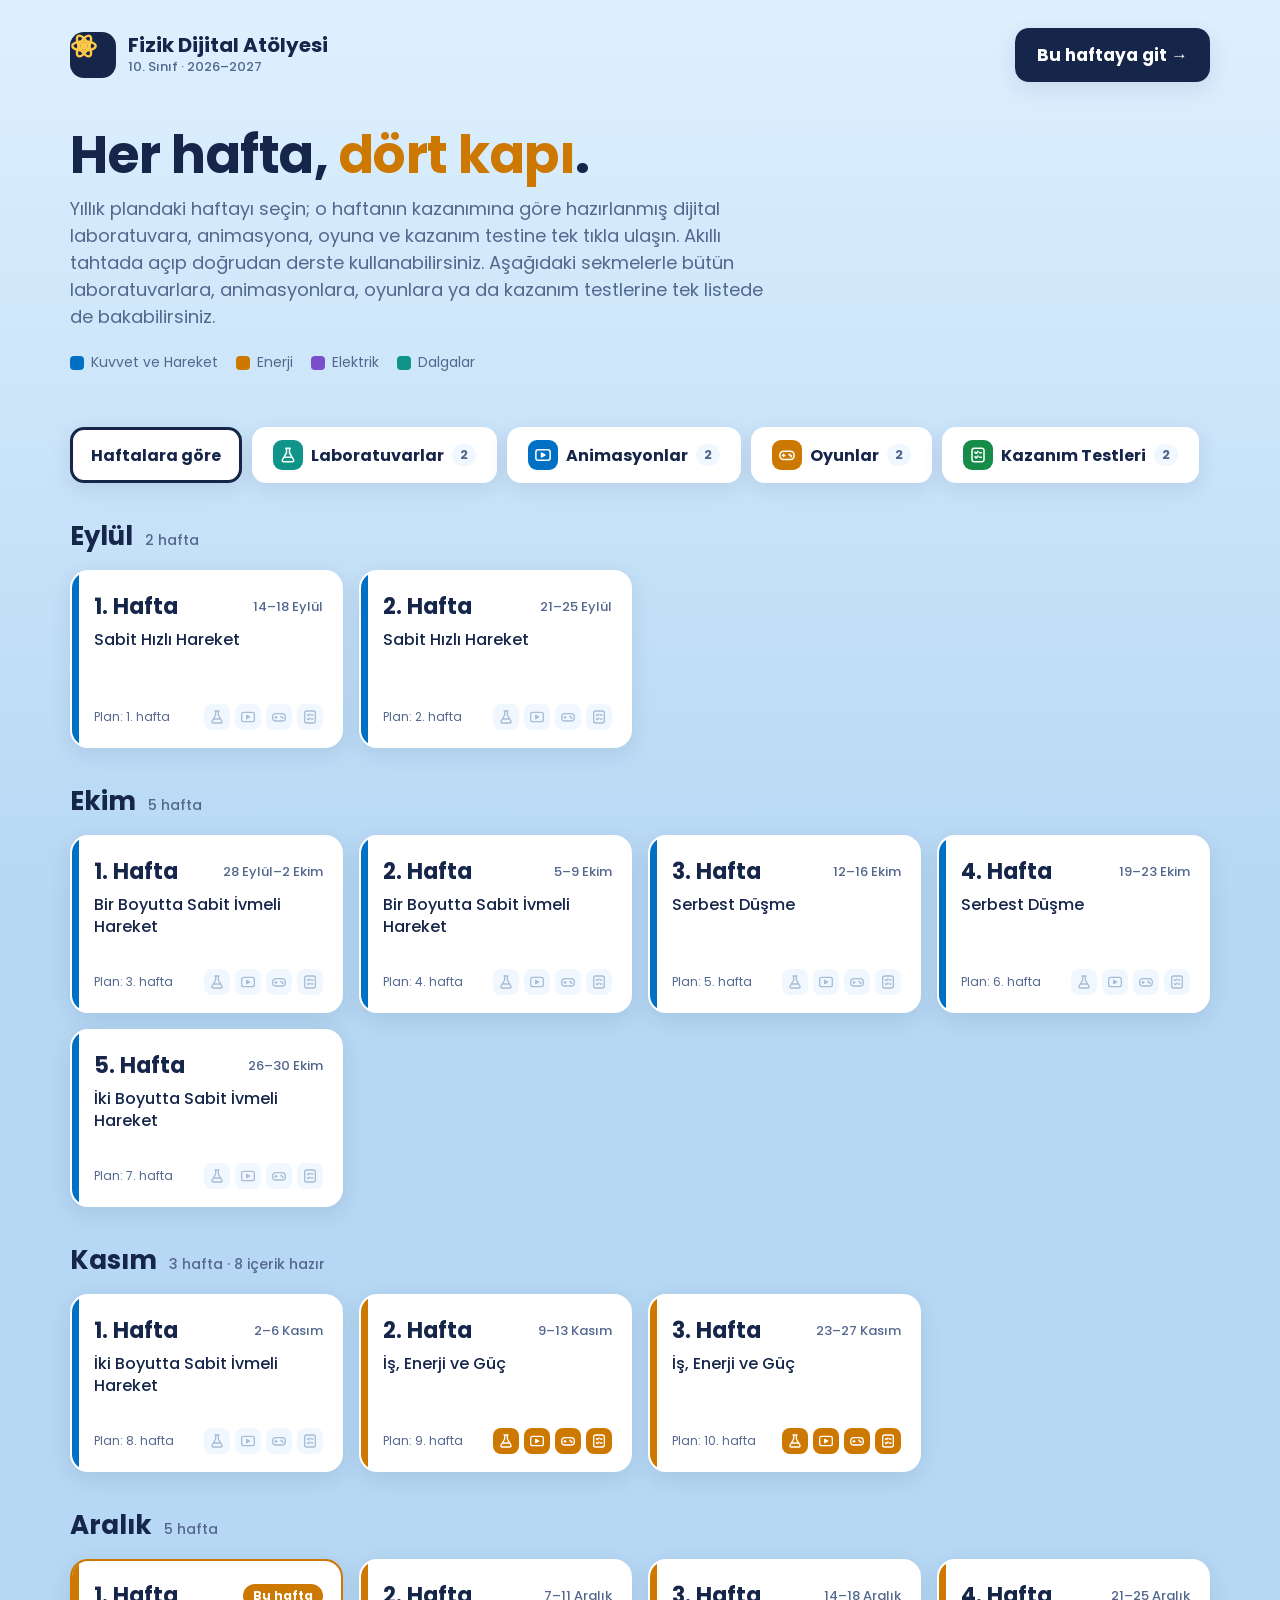
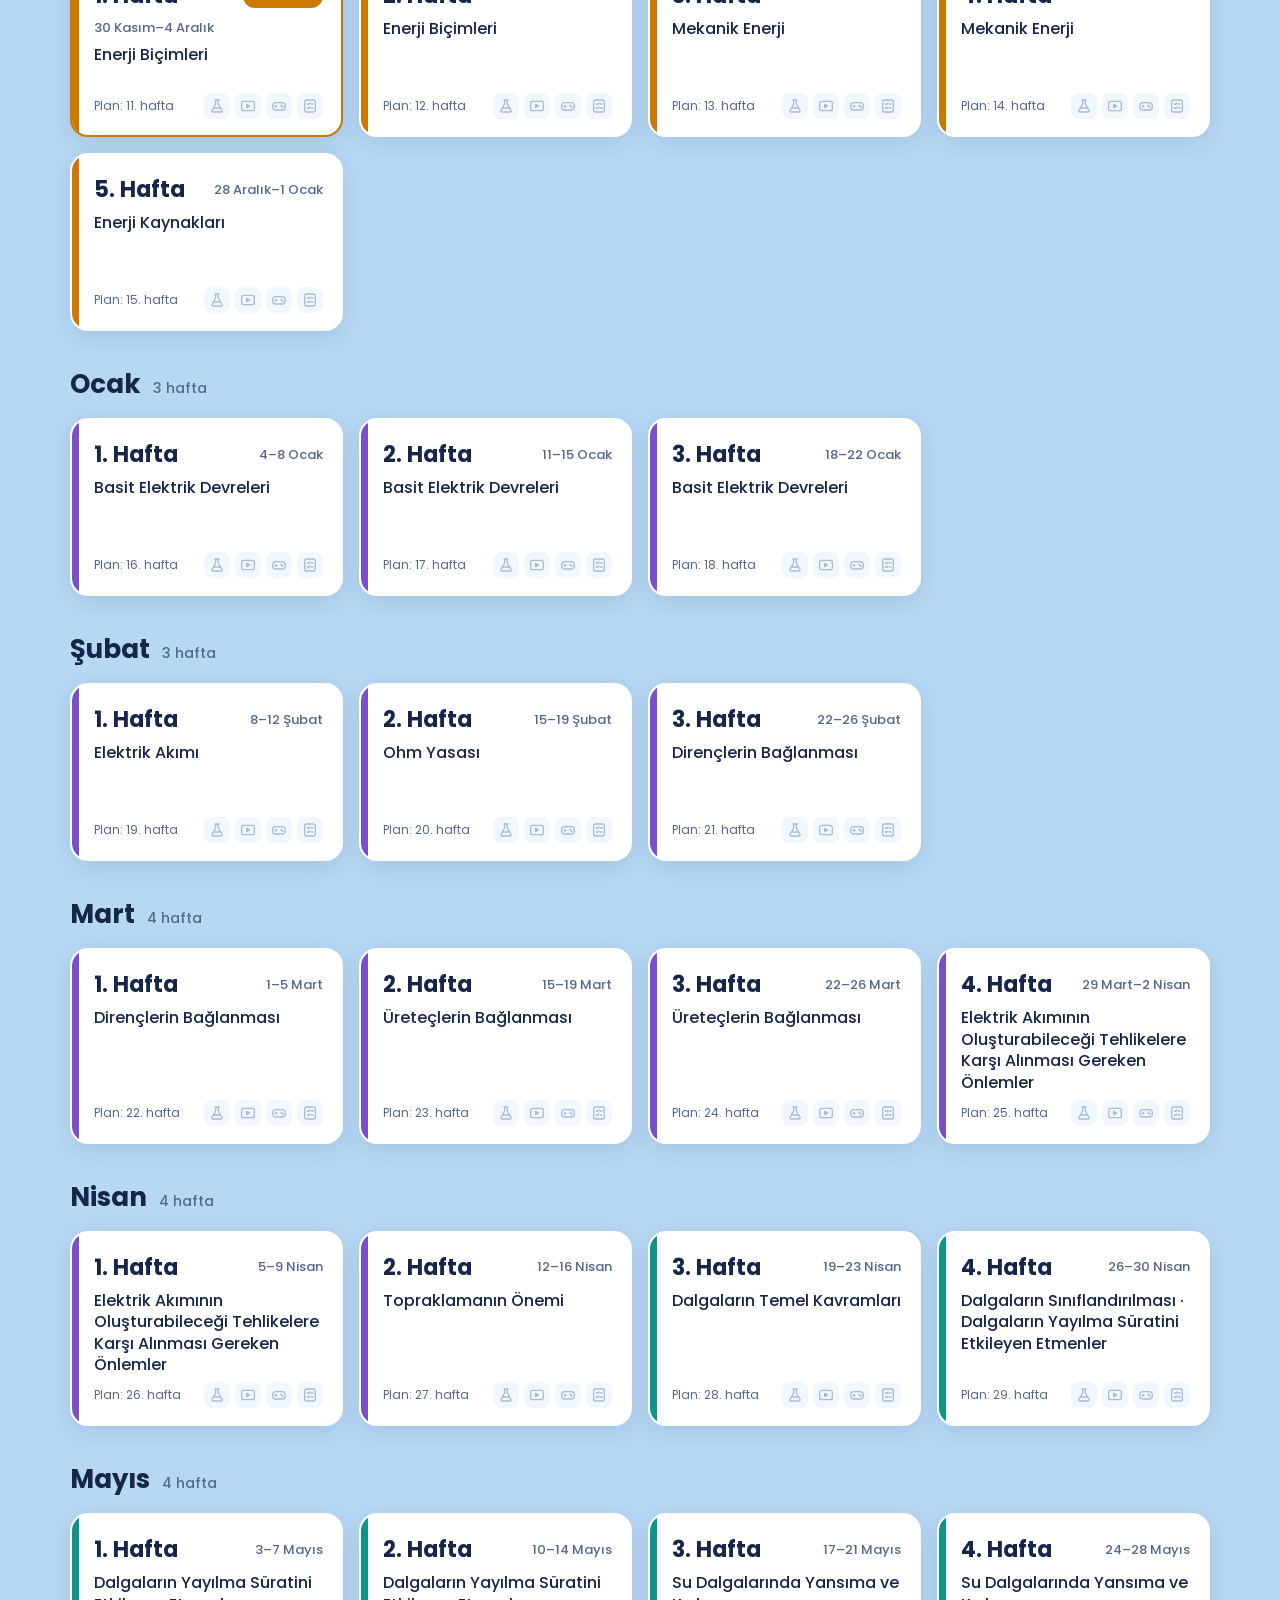
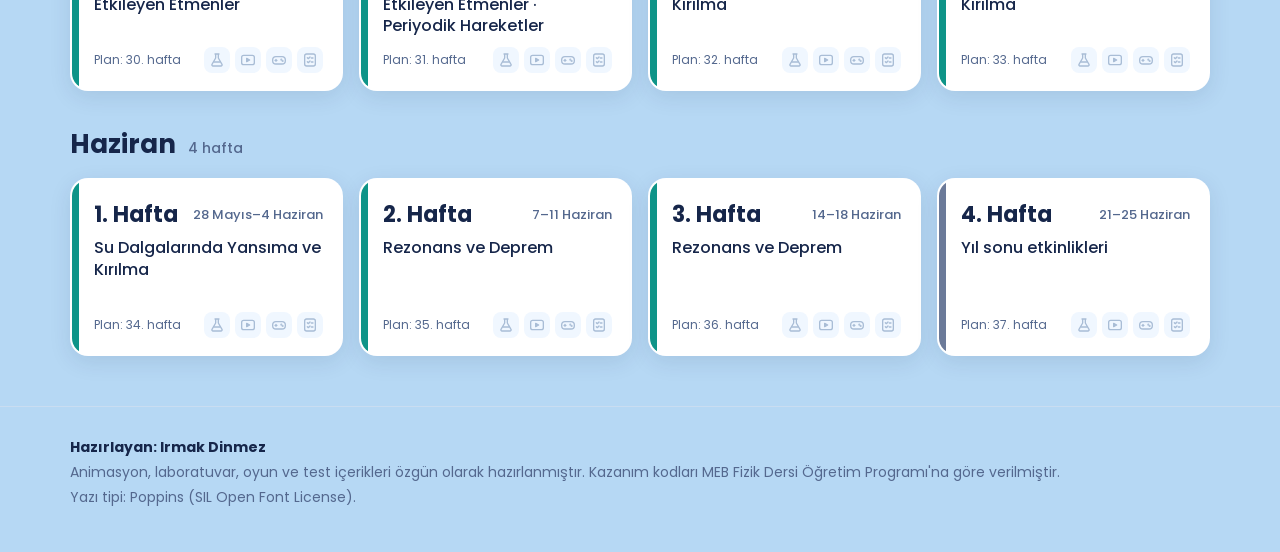
<file: index.html>
<!doctype html>
<html lang="tr">
<head>
<meta charset="utf-8">
<meta name="viewport" content="width=device-width, initial-scale=1">
<title>Fizik Dijital Atölyesi · 10. Sınıf</title>
<meta name="description" content="10. sınıf fizik yıllık planına göre her hafta için dijital laboratuvar, animasyon, oyun ve kazanım testi.">
<link rel="stylesheet" href="assets/stil.css">
</head>
<body>
<header class="ust">
  <div class="sar">
    <a class="logo" href="index.html">
      <span class="logo-isaret"><svg width="28" height="28" viewBox="0 0 24 24" fill="none" stroke="#ffc94a" stroke-width="2" stroke-linecap="round"><circle cx="12" cy="12" r="2.2" fill="#ffc94a"/><ellipse cx="12" cy="12" rx="10" ry="4"/><ellipse cx="12" cy="12" rx="10" ry="4" transform="rotate(60 12 12)"/><ellipse cx="12" cy="12" rx="10" ry="4" transform="rotate(120 12 12)"/></svg></span>
      <span><b>Fizik Dijital Atölyesi</b><span>10. Sınıf · 2026–2027</span></span>
    </a>
    <a class="dugme" id="buHaftaDugme" href="#">Bu haftaya git →</a>
  </div>
</header>

<main class="sar">
  <section class="giris">
    <h1>Her hafta, <em>dört kapı</em>.</h1>
    <p>Yıllık plandaki haftayı seçin; o haftanın kazanımına göre hazırlanmış dijital laboratuvara, animasyona, oyuna ve kazanım testine tek tıkla ulaşın. Akıllı tahtada açıp doğrudan derste kullanabilirsiniz. Aşağıdaki sekmelerle bütün laboratuvarlara, animasyonlara, oyunlara ya da kazanım testlerine tek listede de bakabilirsiniz.</p>
    <div class="lejant" id="lejant"></div>
  </section>
  <nav class="sekmeler" id="sekmeler" aria-label="Görünüm"></nav>
  <div id="aylar"></div>
  <div id="kategori" hidden></div>
</main>

<footer class="alt">
  <div class="sar">
    <p><b>Hazırlayan: Irmak Dinmez</b></p>
    <p>Animasyon, laboratuvar, oyun ve test içerikleri özgün olarak hazırlanmıştır. Kazanım kodları MEB Fizik Dersi Öğretim Programı'na göre verilmiştir.</p>
    <p>Yazı tipi: Poppins (SIL Open Font License).</p>
  </div>
</footer>

<script src="data/haftalar.js"></script>
<script src="assets/ortak.js"></script>
<script>
(function () {
  var H = window.HAFTALAR, bh = buHafta();
  document.getElementById('buHaftaDugme').href = 'hafta.html?no=' + bh.no;


  document.getElementById('lejant').innerHTML = ['Kuvvet ve Hareket', 'Enerji', 'Elektrik', 'Dalgalar'].map(function (u) {
    return '<span><i style="background:' + UNITE_RENK[u] + '"></i>' + u + '</span>';
  }).join('');

  var aylar = [], grup = {};
  H.forEach(function (h) { if (!grup[h.ay]) { grup[h.ay] = []; aylar.push(h.ay); } grup[h.ay].push(h); });

  // Kategori sekmeleri: haftalara göre ya da tek bir içerik türüne göre
  var sekmeler = [{ anahtar: 'hafta', ad: 'Haftalara göre' }].concat(BOLUMLER.map(function (b) {
    return { anahtar: b.anahtar, ad: { lab: 'Laboratuvarlar', animasyon: 'Animasyonlar', oyun: 'Oyunlar', test: 'Kazanım Testleri' }[b.anahtar] || b.ad, b: b };
  }));
  document.getElementById('sekmeler').innerHTML = sekmeler.map(function (k) {
    var n = k.b ? H.filter(function (h) { return h.icerik[k.anahtar]; }).length : 0;
    return '<button class="sekme" data-k="' + k.anahtar + '"' + (k.b ? ' style="--k:' + k.b.renk + '"' : '') + '>' +
      (k.b ? '<span class="sekme-ikon">' + IKON[k.anahtar] + '</span>' : '') + k.ad + (k.b ? ' <small>' + n + '</small>' : '') + '</button>';
  }).join('');
  function kategoriGoster(anahtar) {
    var k = sekmeler.filter(function (x) { return x.anahtar === anahtar; })[0] || sekmeler[0];
    document.querySelectorAll('.sekme').forEach(function (b) { b.classList.toggle('aktif', b.dataset.k === k.anahtar); b.setAttribute('aria-pressed', b.dataset.k === k.anahtar); });
    var kat = document.getElementById('kategori');
    document.getElementById('aylar').hidden = !!k.b; kat.hidden = !k.b;
    if (!k.b) return;
    var liste = H.filter(function (h) { return h.icerik[k.anahtar]; });
    kat.innerHTML = '<section class="ay"><h2>' + k.ad + ' <small>' + liste.length + ' içerik hazır</small></h2>' +
      (liste.length ? '<div class="izgara">' + liste.map(function (h) {
        var v = h.icerik[k.anahtar];
        return '<a class="hafta-kart icerik-kart" style="--u:' + UNITE_RENK[h.unite] + '" href="hafta.html?no=' + h.no + '&ac=' + k.anahtar + '">' +
          '<div class="ust-satir"><span class="ikon-k" style="background:' + k.b.renk + '">' + IKON[k.anahtar] + '</span><span class="tarih">' + esc(haftaAdi(h)) + '</span></div>' +
          '<div class="konu"><b>' + esc(v.baslik || k.b.ad) + '</b><br><span class="kucuk">' + esc(h.konu) + (v.sure ? ' · ' + esc(v.sure) : '') + '</span></div>' +
          '<div class="alt-satir"><span class="plan-no">' + esc(h.unite) + ' · Plan: ' + h.no + '. hafta</span><span class="ac">Aç →</span></div></a>';
      }).join('') + '</div>' : '<p class="bos-mesaj">Bu kategoride henüz içerik yok.</p>') + '</section>';
  }
  document.querySelectorAll('.sekme').forEach(function (b) {
    b.onclick = function () { kategoriGoster(b.dataset.k); try { history.replaceState(null, '', b.dataset.k === 'hafta' ? location.pathname : '#kategori-' + b.dataset.k); } catch (e) {} };
  });
  var bas = (location.hash.match(/^#kategori-(\w+)/) || [])[1];

  document.getElementById('aylar').innerHTML = aylar.map(function (ay) {
    var hs = grup[ay];
    var hazir = hs.reduce(function (s, h) { return s + kac(h); }, 0);
    return '<section class="ay" id="ay-' + esc(ay) + '"><h2>' + ay + ' <small>' + hs.length + ' hafta' +
      (hazir ? ' · ' + hazir + ' içerik hazır' : '') + '</small></h2><div class="izgara">' +
      hs.map(function (h) {
        var bu = h.no === bh.no;
        return '<a class="hafta-kart' + (bu ? ' bu-hafta' : '') + '" style="--u:' + UNITE_RENK[h.unite] + '" href="hafta.html?no=' + h.no + '">' +
          '<div class="ust-satir"><span class="no">' + h.ayHafta + '. Hafta</span>' + (bu ? '<span class="rozet">Bu hafta</span>' : '<span class="tarih">' + esc(h.tarih) + '</span>') + '</div>' +
          (bu ? '<span class="tarih">' + esc(h.tarih) + '</span>' : '') +
          '<div class="konu">' + esc(h.konu) + '</div>' +
          '<div class="alt-satir"><span class="plan-no">Plan: ' + h.no + '. hafta</span><span class="durum">' +
          BOLUMLER.map(function (b) { return '<i class="' + (h.icerik[b.anahtar] ? 'var' : '') + '" title="' + b.ad + (h.icerik[b.anahtar] ? '' : ' (hazırlanıyor)') + '">' + IKON[b.anahtar] + '</i>'; }).join('') +
          '</span></div></a>';
      }).join('') + '</div></section>';
  }).join('');
  kategoriGoster(bas || 'hafta');
})();
</script>
</body>
</html>
</file>
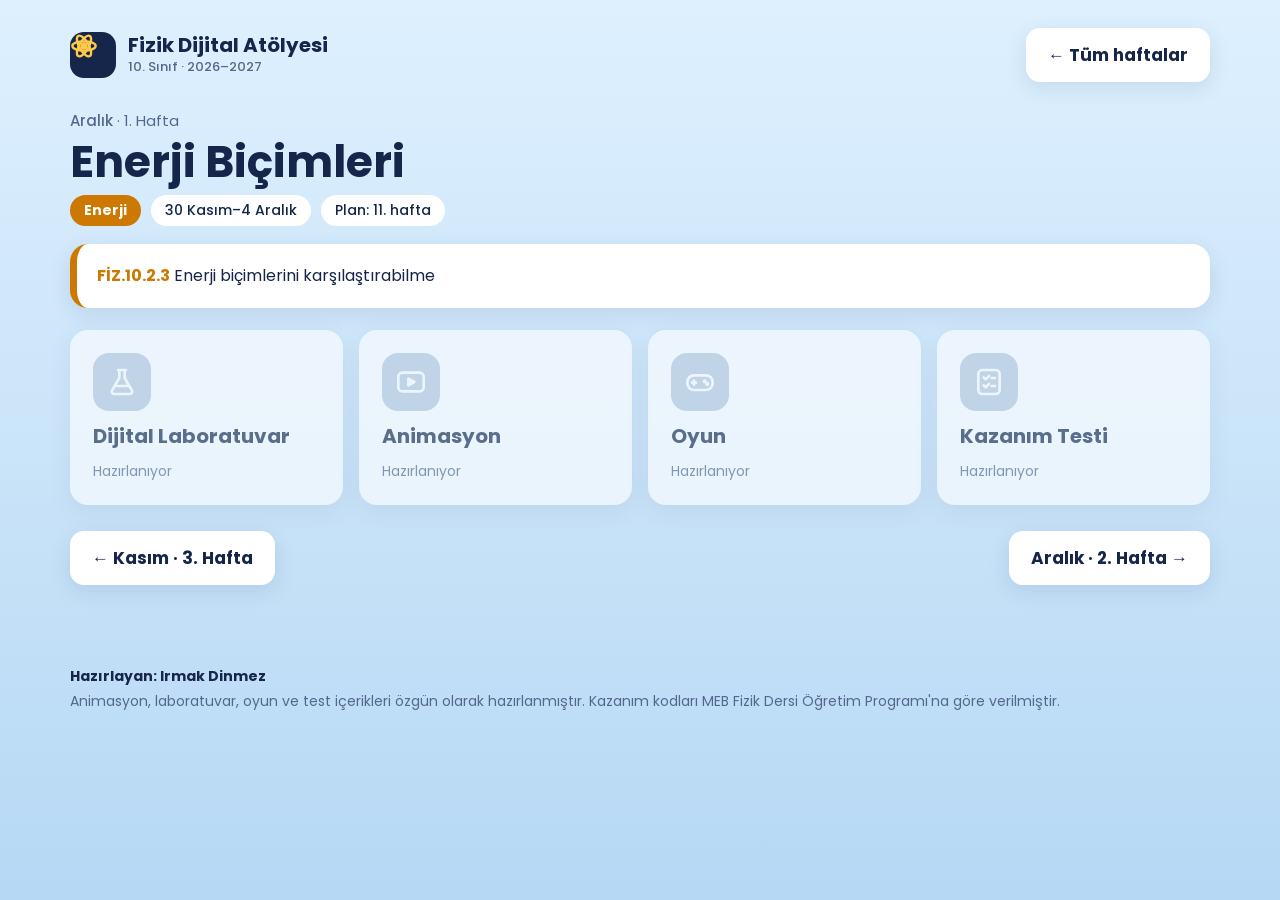
<file: hafta.html>
<!doctype html>
<html lang="tr">
<head>
<meta charset="utf-8">
<meta name="viewport" content="width=device-width, initial-scale=1">
<title>Hafta · Fizik Dijital Atölyesi</title>
<link rel="stylesheet" href="assets/stil.css">
</head>
<body>
<header class="ust">
  <div class="sar">
    <a class="logo" href="index.html">
      <span class="logo-isaret"><svg width="28" height="28" viewBox="0 0 24 24" fill="none" stroke="#ffc94a" stroke-width="2" stroke-linecap="round"><circle cx="12" cy="12" r="2.2" fill="#ffc94a"/><ellipse cx="12" cy="12" rx="10" ry="4"/><ellipse cx="12" cy="12" rx="10" ry="4" transform="rotate(60 12 12)"/><ellipse cx="12" cy="12" rx="10" ry="4" transform="rotate(120 12 12)"/></svg></span>
      <span><b>Fizik Dijital Atölyesi</b><span>10. Sınıf · 2026–2027</span></span>
    </a>
    <a class="dugme ikincil" href="index.html">← Tüm haftalar</a>
  </div>
</header>

<main class="sar" id="icerik"></main>

<footer class="alt">
  <div class="sar">
    <p><b>Hazırlayan: Irmak Dinmez</b></p>
    <p>Animasyon, laboratuvar, oyun ve test içerikleri özgün olarak hazırlanmıştır. Kazanım kodları MEB Fizik Dersi Öğretim Programı'na göre verilmiştir.</p>
  </div>
</footer>

<script src="data/haftalar.js"></script>
<script src="assets/ortak.js"></script>
<script>
(function () {
  var H = window.HAFTALAR;
  var no = parseInt(new URLSearchParams(location.search).get('no'), 10) || buHafta().no;
  var i = H.findIndex(function (h) { return h.no === no; });
  if (i < 0) i = 0;
  var h = H[i], kok = document.getElementById('icerik');
  document.title = haftaAdi(h) + ' · ' + h.konu + ' · Fizik Dijital Atölyesi';
  document.body.style.setProperty('--u', UNITE_RENK[h.unite]);

  kok.innerHTML =
    '<p class="yol"><a href="index.html#ay-' + esc(h.ay) + '">' + esc(h.ay) + '</a> · ' + h.ayHafta + '. Hafta</p>' +
    '<div class="baslik-blok"><h1>' + esc(h.konu) + '</h1></div>' +
    '<div class="etiketler"><span class="cip">' + esc(h.unite) + '</span><span class="cip acik">' + esc(h.tarih) + '</span><span class="cip acik">Plan: ' + h.no + '. hafta</span></div>' +
    (h.kazanim.length ? '<div class="kazanim">' + h.kazanim.map(function (k) { return '<p><b>' + k.kod + '</b> ' + esc(k.baslik) + '</p>'; }).join('') + '</div>' : '') +
    '<div class="kutucuklar">' + BOLUMLER.map(function (b) {
      var v = h.icerik[b.anahtar];
      return '<button class="kutucuk' + (v ? '' : ' yok') + '" style="--k:' + b.renk + '" data-b="' + b.anahtar + '"' + (v ? '' : ' aria-disabled="true"') + '>' +
        '<span class="ikon">' + IKON[b.anahtar] + '</span><b>' + b.ad + '</b><span>' + (v ? (v.baslik ? esc(v.baslik) : b.aciklama) + (v.sure ? ' · ' + v.sure : '') : 'Hazırlanıyor') + '</span></button>';
    }).join('') + '</div>' +
    '<section class="sahne" id="sahne" hidden></section>' +
    '<nav class="gezinti">' +
      (i > 0 ? '<a class="dugme ikincil" href="hafta.html?no=' + H[i - 1].no + '">← ' + haftaAdi(H[i - 1]) + '</a>' : '<span></span>') +
      (i < H.length - 1 ? '<a class="dugme ikincil" href="hafta.html?no=' + H[i + 1].no + '">' + haftaAdi(H[i + 1]) + ' →</a>' : '') +
    '</nav>';

  var sahne = document.getElementById('sahne');
  function ac(anahtar) {
    var b = BOLUMLER.filter(function (x) { return x.anahtar === anahtar; })[0], v = h.icerik[anahtar];
    if (!v) return;
    document.querySelectorAll('.kutucuk').forEach(function (k) { k.classList.toggle('secili', k.dataset.b === anahtar); });
    var govde = anahtar === 'animasyon'
      ? '<video controls preload="metadata" playsinline' + (v.kapak ? ' poster="' + v.kapak + '"' : '') + ' src="' + v.dosya + '"></video>'
      : '<iframe src="' + v.dosya + '" title="' + esc(b.ad) + '" allowfullscreen></iframe>';
    sahne.innerHTML = '<div class="sahne-ust"><h2>' + b.ad + (v.baslik ? ': ' + esc(v.baslik) : '') + '</h2>' +
      '<button class="dugme ikincil" id="tamEkran">⛶ Tam ekran</button></div>' + govde;
    sahne.hidden = false;
    document.getElementById('tamEkran').onclick = function () {
      var el = sahne.querySelector('video, iframe');
      (el.requestFullscreen || el.webkitRequestFullscreen || function () {}).call(el);
    };
    sahne.scrollIntoView({ behavior: 'smooth', block: 'start' });
  }
  document.querySelectorAll('.kutucuk').forEach(function (k) { k.onclick = function () { ac(k.dataset.b); }; });
  var istenen = new URLSearchParams(location.search).get('ac'); if (istenen && h.icerik[istenen]) ac(istenen);
  // İçerik sayfaları kendi yüksekliklerini bildirir; iframe içeriğe göre uzar
  window.addEventListener('message', function (e) {
    var fr = sahne.querySelector('iframe'); if (!fr || e.source !== fr.contentWindow || !e.data) return;
    if (e.data.tip === 'fizik-yukseklik' && e.data.h > 200 && !document.fullscreenElement) fr.style.height = e.data.h + 'px';
    if (e.data.tip === 'fizik-basa') sahne.scrollIntoView({ behavior: 'smooth', block: 'start' });
  });
})();
</script>
</body>
</html>
</file>
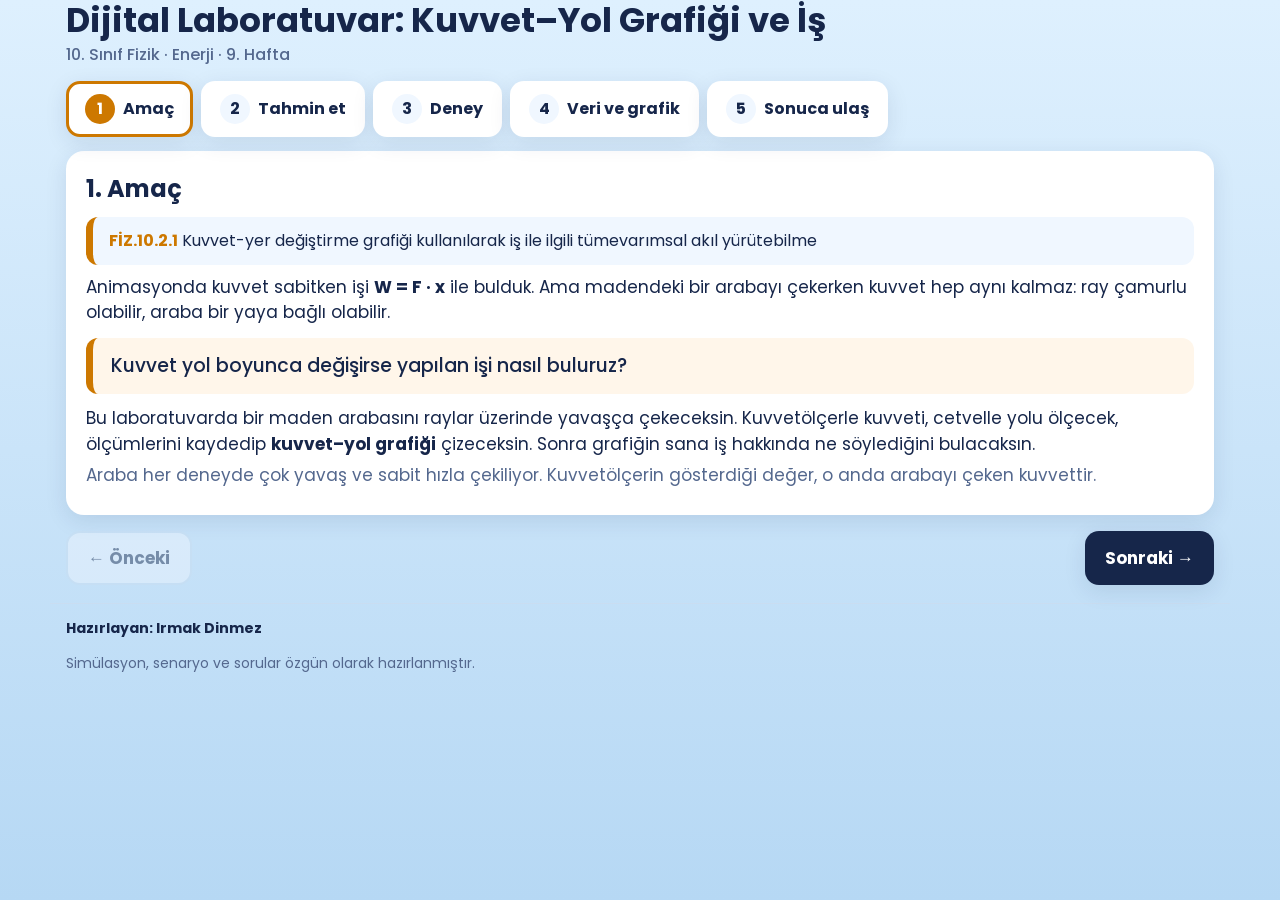
<file: hafta/09/lab.html>
<!doctype html>
<html lang="tr">
<head>
<meta charset="utf-8">
<meta name="viewport" content="width=device-width, initial-scale=1">
<title>Kuvvet–Yol Grafiği ve İş · Dijital Laboratuvar</title>
<style>
@font-face { font-family: 'Poppins'; src: url('../../assets/fonts/Poppins-Regular.ttf') format('truetype'); font-weight: 400; }
@font-face { font-family: 'Poppins'; src: url('../../assets/fonts/Poppins-Medium.ttf') format('truetype'); font-weight: 500; }
@font-face { font-family: 'Poppins'; src: url('../../assets/fonts/Poppins-Bold.ttf') format('truetype'); font-weight: 700; }
:root {
  --zemin-ust: #def0fe; --zemin-alt: #b6d8f4; --kart: #fff; --kart-2: #f0f7ff;
  --metin: #16264a; --soluk: #54688e; --cizgi: #c9ddf1;
  --vurgu: #cd7800; --mavi: #0070c4; --yesil: #168c48; --kirmizi: #cc2048; --enerji: #cd7800;
  --golge: 0 6px 22px rgba(22,38,74,.10); --r: 18px;
}
* { box-sizing: border-box; }
html { background: var(--zemin-alt); -webkit-text-size-adjust: 100%; }
body { margin: 0; font-family: 'Poppins', system-ui, sans-serif; color: var(--metin); line-height: 1.5;
  background: var(--zemin-alt) linear-gradient(180deg, var(--zemin-ust), var(--zemin-alt) 900px) no-repeat; min-height: 100vh; }
.sar { max-width: 1180px; margin: 0 auto; padding: 0 16px; }
header { padding: 18px 0 6px; }
header h1 { margin: 0; font-size: clamp(22px, 3.2vw, 34px); line-height: 1.2; }
header p { margin: 2px 0 0; color: var(--soluk); font-weight: 500; }
.adimlar { display: flex; gap: 8px; flex-wrap: wrap; margin: 14px 0; padding: 0; list-style: none; }
.adimlar button { font: 700 16px 'Poppins', sans-serif; border: 3px solid transparent; background: var(--kart); color: var(--metin);
  border-radius: 14px; padding: 10px 16px; min-height: 52px; cursor: pointer; box-shadow: var(--golge); display: flex; align-items: center; gap: 8px; }
.adimlar button i { font-style: normal; width: 30px; height: 30px; border-radius: 50%; background: var(--kart-2); display: grid; place-items: center; }
.adimlar button.aktif { border-color: var(--enerji); }
.adimlar button.aktif i { background: var(--enerji); color: #fff; }
.adimlar button.tamam i { background: var(--yesil); color: #fff; }
.kart { background: var(--kart); border-radius: var(--r); box-shadow: var(--golge); padding: 20px; margin-bottom: 16px; }
.kart h2 { margin: 0 0 10px; font-size: 24px; }
.kart h3 { margin: 4px 0 8px; font-size: 19px; }
.kart p { margin: 6px 0; font-size: 17px; }
.soru-kutu { border-left: 7px solid var(--enerji); background: #fff6ea; padding: 14px 18px; border-radius: 12px; font-size: 19px; font-weight: 500; margin: 12px 0; }
.kazanim { border-left: 7px solid var(--enerji); background: var(--kart-2); padding: 12px 16px; border-radius: 12px; margin: 10px 0; }
.kazanim b { color: var(--enerji); }
.dugme { display: inline-flex; align-items: center; justify-content: center; gap: 8px; border: 0; cursor: pointer;
  font: 700 17px 'Poppins', sans-serif; padding: 12px 20px; border-radius: 14px; min-height: 54px; min-width: 54px;
  background: var(--metin); color: #fff; box-shadow: var(--golge); }
.dugme.ikincil { background: var(--kart-2); color: var(--metin); box-shadow: none; border: 2px solid var(--cizgi); }
.dugme.turuncu { background: var(--enerji); }
.dugme.yesil { background: var(--yesil); }
.dugme:disabled { opacity: .45; cursor: default; }
.dugme:focus-visible, .adimlar button:focus-visible, .secenek:focus-visible { outline: 4px solid var(--mavi); outline-offset: 3px; }
.sira { display: flex; gap: 10px; flex-wrap: wrap; align-items: center; }
.secenekler { display: grid; gap: 10px; margin: 12px 0; }
.secenek { text-align: left; font: 500 18px 'Poppins', sans-serif; padding: 14px 18px; border-radius: 14px; border: 3px solid var(--cizgi);
  background: var(--kart); color: var(--metin); cursor: pointer; min-height: 56px; }
.secenek.secili { border-color: var(--enerji); background: #fff6ea; }
.secenek.dogru { border-color: var(--yesil); background: #e8f7ee; }
.secenek.yanlis { border-color: var(--kirmizi); background: #fdebf0; }
.deney-sec { display: flex; gap: 8px; flex-wrap: wrap; margin-bottom: 12px; }
.deney-sec button { font: 700 16px 'Poppins', sans-serif; padding: 10px 16px; border-radius: 12px; border: 3px solid var(--cizgi); background: var(--kart); color: var(--metin); cursor: pointer; min-height: 52px; }
.deney-sec button.aktif { border-color: var(--mavi); background: #e6f2fc; }
.iki { display: grid; grid-template-columns: 1.25fr 1fr; gap: 16px; align-items: start; }
@media (max-width: 900px) { .iki { grid-template-columns: 1fr; } }
canvas { display: block; width: 100%; border-radius: 12px; background: #f7fbff; touch-action: none; }
.olcum { display: grid; grid-template-columns: repeat(3, 1fr); gap: 10px; margin: 12px 0; }
.olcum div { background: var(--kart-2); border-radius: 12px; padding: 10px 12px; text-align: center; }
.olcum small { display: block; color: var(--soluk); font-size: 13px; font-weight: 500; }
.olcum b { font-size: 26px; }
.kaydirac { margin: 10px 0; }
.kaydirac label { display: flex; justify-content: space-between; font-weight: 500; font-size: 16px; }
input[type=range] { width: 100%; height: 44px; accent-color: var(--enerji); }
table { width: 100%; border-collapse: collapse; font-size: 16px; }
th, td { padding: 8px 10px; border-bottom: 1px solid var(--cizgi); text-align: center; }
th { background: var(--kart-2); font-weight: 700; }
.tablo-kap { max-height: 300px; overflow: auto; border-radius: 12px; border: 1px solid var(--cizgi); }
.bilgi { font-size: 15px; color: var(--soluk); }
.not { background: #e6f2fc; border-radius: 12px; padding: 10px 14px; font-size: 16px; margin: 10px 0; }
.giris-satir { display: flex; gap: 10px; align-items: center; flex-wrap: wrap; margin: 8px 0; font-size: 17px; }
.giris-satir label { flex-basis: 100%; }
.giris-satir input[type=number] { font: 700 20px 'Poppins', sans-serif; width: 120px; padding: 10px; border-radius: 12px; border: 2px solid var(--cizgi); color: var(--metin); }
.geri-bildirim { font-weight: 700; min-height: 1.5em; }
.geri-bildirim.iyi { color: var(--yesil); } .geri-bildirim.kotu { color: var(--kirmizi); }
.cozum { border: 3px dashed var(--yesil); border-radius: var(--r); padding: 16px 20px; background: #f2fbf5; }
.formul { font-size: 24px; font-weight: 700; text-align: center; margin: 10px 0; }
.sonsorular .kart { border-left: 7px solid var(--mavi); }
.gezinti { display: flex; justify-content: space-between; gap: 10px; margin: 6px 0 18px; }
footer { margin-top: 30px; padding: 18px 0 30px; border-top: 1px solid var(--cizgi); color: var(--soluk); font-size: 14px; }
footer b { color: var(--metin); }
[hidden] { display: none !important; }
</style>
</head>
<body>
<header class="sar">
  <h1>Dijital Laboratuvar: Kuvvet–Yol Grafiği ve İş</h1>
  <p>10. Sınıf Fizik · Enerji · 9. Hafta</p>
</header>

<main class="sar">
  <ol class="adimlar" id="adimlar">
    <li><button data-a="0" class="aktif"><i>1</i>Amaç</button></li>
    <li><button data-a="1"><i>2</i>Tahmin et</button></li>
    <li><button data-a="2"><i>3</i>Deney</button></li>
    <li><button data-a="3"><i>4</i>Veri ve grafik</button></li>
    <li><button data-a="4"><i>5</i>Sonuca ulaş</button></li>
  </ol>

  <!-- 1. AMAÇ -->
  <section class="bolum" id="b0">
    <div class="kart">
      <h2>1. Amaç</h2>
      <div class="kazanim"><b>FİZ.10.2.1</b> Kuvvet-yer değiştirme grafiği kullanılarak iş ile ilgili tümevarımsal akıl yürütebilme</div>
      <p>Animasyonda kuvvet sabitken işi <b>W = F · x</b> ile bulduk. Ama madendeki bir arabayı çekerken kuvvet hep aynı kalmaz: ray çamurlu olabilir, araba bir yaya bağlı olabilir.</p>
      <div class="soru-kutu">Kuvvet yol boyunca değişirse yapılan işi nasıl buluruz?</div>
      <p>Bu laboratuvarda bir maden arabasını raylar üzerinde yavaşça çekeceksin. Kuvvetölçerle kuvveti, cetvelle yolu ölçecek, ölçümlerini kaydedip <b>kuvvet–yol grafiği</b> çizeceksin. Sonra grafiğin sana iş hakkında ne söylediğini bulacaksın.</p>
      <p class="bilgi">Araba her deneyde çok yavaş ve sabit hızla çekiliyor. Kuvvetölçerin gösterdiği değer, o anda arabayı çeken kuvvettir.</p>
    </div>
  </section>

  <!-- 2. TAHMİN -->
  <section class="bolum" id="b1" hidden>
    <div class="kart">
      <h2>2. Tahmin et</h2>
      <p>Bir araba, duvara bağlı bir yayla çekiliyor. Araba duvardan uzaklaştıkça yay gerilir ve kuvvet artar: kuvvet <b>0 N'dan başlayıp düzgün biçimde artarak</b> 4 m sonunda <b>40 N</b> oluyor.</p>
      <div class="soru-kutu">Bu 4 metrede arabayı çeken kişinin yaptığı iş sence ne kadardır?</div>
      <div class="secenekler" id="tahminSec">
        <button class="secenek" data-t="160">A) 160 J, çünkü 40 N × 4 m</button>
        <button class="secenek" data-t="80">B) 80 J</button>
        <button class="secenek" data-t="40">C) 40 J</button>
        <button class="secenek" data-t="0">D) Kuvvet değiştiği için hesaplanamaz</button>
      </div>
      <div class="giris-satir"><label for="tahminNeden">Neden böyle düşündün?</label></div>
      <textarea id="tahminNeden" rows="2" style="width:100%;font:16px 'Poppins',sans-serif;padding:10px;border-radius:12px;border:2px solid var(--cizgi)"></textarea>
      <p class="geri-bildirim" id="tahminMesaj"></p>
      <p class="bilgi">Tahminin şimdi doğru ya da yanlış diye işaretlenmeyecek. Deneyden sonra 5. bölümde tahminine geri döneceğiz.</p>
    </div>
  </section>

  <!-- 3. DENEY -->
  <section class="bolum" id="b2" hidden>
    <div class="kart">
      <h2>3. Deney</h2>
      <div class="deney-sec" id="deneySec">
        <button data-d="0" class="aktif">Deney 1: Sabit kuvvet</button>
        <button data-d="1">Deney 2: Çamurlu ray</button>
        <button data-d="2">Deney 3: Yaylı araba</button>
      </div>
      <p id="deneyAciklama"></p>
      <div class="iki">
        <div>
          <canvas id="sahne" width="700" height="300" aria-label="Maden arabası deney düzeneği"></canvas>
          <div class="olcum">
            <div><small>Kuvvetölçer</small><b id="okF">0</b> N</div>
            <div><small>Cetvel (yol)</small><b id="okX">0,0</b> m</div>
            <div><small>Kayıtlı ölçüm</small><b id="okN">0</b></div>
          </div>
          <p style="margin:10px 0 4px;font-weight:700">Kuvvet–yol grafiği (araba ilerledikçe çizilir)</p>
          <canvas id="miniGrafik" width="460" height="230" aria-label="Kuvvet–yol grafiği"></canvas>
          <p class="bilgi" id="canliAlan"></p>
        </div>
        <div>
          <div class="kaydirac" id="kayYukKap">
            <label for="kayYuk"><span>Arabadaki kömür</span><span id="yukYazi"></span></label>
            <input type="range" id="kayYuk" min="1" max="5" step="1" value="3">
          </div>
          <div class="kaydirac" id="kayKKap" hidden>
            <label for="kayK"><span>Yayın sertliği</span><span id="kYazi"></span></label>
            <input type="range" id="kayK" min="1" max="3" step="1" value="2">
          </div>
          <div class="kaydirac">
            <label for="kayX"><span>Arabanın konumu</span><span id="xYazi">0,0 m</span></label>
            <input type="range" id="kayX" min="0" max="5" step="0.5" value="0">
          </div>
          <div class="sira">
            <button class="dugme ikincil" id="geriBtn" aria-label="0,5 m geri">◀ Geri</button>
            <button class="dugme" id="cekBtn">Çek 0,5 m ▶</button>
          </div>
          <div class="sira" style="margin-top:10px">
            <button class="dugme turuncu" id="otoBtn">▶ Baştan sona çek</button>
            <button class="dugme ikincil" id="kaydetBtn">● Ölçümü kaydet</button>
            <button class="dugme ikincil" id="silBtn">Ölçümleri sil</button>
          </div>
          <p class="geri-bildirim" id="kayitMesaj"></p>
          <div class="not" id="gorev"></div>
        </div>
      </div>
    </div>
  </section>

  <!-- 4. VERİ VE GRAFİK -->
  <section class="bolum" id="b3" hidden>
    <div class="kart">
      <h2>4. Veri tablosu ve grafik</h2>
      <div class="deney-sec" id="veriSec">
        <button data-d="0" class="aktif">Deney 1</button>
        <button data-d="1">Deney 2</button>
        <button data-d="2">Deney 3</button>
      </div>
      <div class="iki">
        <div>
          <canvas id="grafik" width="700" height="420" aria-label="Kuvvet–yol grafiği"></canvas>
          <div class="sira" style="margin-top:10px">
            <button class="dugme ikincil" id="alanBtn">Boyamayı kaldır</button>
            <span class="bilgi" id="kareBilgi">Her kare: 1 m × 10 N</span>
          </div>
          <p class="not" id="alanBilgi"></p>
        </div>
        <div>
          <h3 id="veriBaslik">Deney 1 ölçümleri</h3>
          <div class="tablo-kap"><table><thead><tr><th>#</th><th>Yol x (m)</th><th>Kuvvet F (N)</th></tr></thead><tbody id="veriTablo"></tbody></table></div>
          <p class="bilgi" id="veriBos"></p>
          <button class="dugme turuncu" id="otoVeriBtn" hidden>Ölçümleri otomatik al</button>
          <div id="hesapKap"></div>
        </div>
      </div>
    </div>
  </section>

  <!-- 5. SONUCA ULAŞ -->
  <section class="bolum" id="b4" hidden>
    <div class="sonsorular">
      <div class="kart">
        <h2>5. Sonuca ulaş</h2>
        <p>Ölçümlerine ve grafiklerine bakarak soruları cevapla. Takılırsan 4. bölüme dönüp grafiği yeniden incele.</p>
      </div>
      <div class="kart">
        <h3>Soru 1</h3>
        <p>Deney 1'de kuvvet sabitti. F · x ile bulduğun iş ile grafiğin altında kalan dikdörtgenin alanı arasında nasıl bir ilişki var?</p>
        <div class="secenekler" data-soru="1" data-dogru="b">
          <button class="secenek" data-c="a">a) Alan, işin iki katı</button>
          <button class="secenek" data-c="b">b) Alan, işe eşit</button>
          <button class="secenek" data-c="c">c) Aralarında bir ilişki yok</button>
        </div>
        <p class="geri-bildirim"></p>
      </div>
      <div class="kart">
        <h3>Soru 2</h3>
        <p>Deney 2'de kuvvet çamurlu kısımda ve temiz rayda farklıydı. Toplam işi nasıl buldun?</p>
        <div class="secenekler" data-soru="2" data-dogru="c">
          <button class="secenek" data-c="a">a) En büyük kuvveti toplam yolla çarptım</button>
          <button class="secenek" data-c="b">b) İki kuvvetin ortalamasını toplam yolla çarptım</button>
          <button class="secenek" data-c="c">c) Her parçanın işini (dikdörtgen alanını) ayrı bulup topladım</button>
        </div>
        <p class="geri-bildirim"></p>
      </div>
      <div class="kart">
        <h3>Soru 3</h3>
        <p>Deney 3'te kuvvet düzgün arttı. Bu durumda yapılan iş neye eşittir?</p>
        <div class="secenekler" data-soru="3" data-dogru="a">
          <button class="secenek" data-c="a">a) Grafiğin altındaki üçgenin alanına: ½ · F · x</button>
          <button class="secenek" data-c="b">b) Son kuvvetle yolun çarpımına: F · x</button>
          <button class="secenek" data-c="c">c) Hesaplanamaz, çünkü kuvvet değişiyor</button>
        </div>
        <p class="geri-bildirim"></p>
      </div>
      <div class="kart">
        <h3>Soru 4</h3>
        <p>Tahmin bölümündeki araba (kuvvet 0'dan 40 N'a düzgün artıyor, yol 4 m). Grafiğin altındaki alanı hesaplayarak işi bul.</p>
        <div class="giris-satir"><label for="s4">W =</label><input type="number" id="s4" inputmode="decimal"> J <button class="dugme ikincil" id="s4Btn">Kontrol et</button></div>
        <p class="geri-bildirim" id="s4Mesaj"></p>
        <p class="bilgi" id="tahminHatirlat"></p>
      </div>
      <div class="kart">
        <h3>Soru 5: Genelle</h3>
        <p>Bütün deneylerden yola çıkarak bir kural yaz: Kuvvet–yol grafiğinden iş nasıl bulunur?</p>
        <textarea id="kural" rows="3" style="width:100%;font:17px 'Poppins',sans-serif;padding:10px;border-radius:12px;border:2px solid var(--cizgi)"></textarea>
      </div>
      <div class="kart">
        <button class="dugme yesil" id="cozumBtn">Çözümü göster</button>
        <div class="cozum" id="cozum" hidden style="margin-top:14px">
          <h3>Çözüm</h3>
          <div class="formul">İş = kuvvet–yol grafiğinin altında kalan alan</div>
          <p><b>Deney 1:</b> Kuvvet sabitse grafik yatay bir doğrudur. Altındaki alan bir dikdörtgendir: alan = F · x. Bu, animasyonda bulduğumuz W = F · x ile aynıdır.</p>
          <p><b>Deney 2:</b> Kuvvet parça parça sabitse her parça bir dikdörtgendir. Çamurlu kısım: 40 N · 2 m = 80 J. Temiz ray: 20 N · 3 m = 60 J. Toplam iş = 140 J. Kuvvetlerin ortalamasını almak (30 N · 5 m = 150 J) yanlış sonuç verir, çünkü iki parçanın yolları farklıdır.</p>
          <p><b>Deney 3:</b> Kuvvet düzgün artıyorsa grafik eğik bir doğrudur. Altında kalan şekil bir üçgendir: W = ½ · F · x. Son kuvvetle çarpmak (F · x), kuvvet baştan beri o değerdeymiş gibi saymak olur; bu da üçgenin iki katı olan dikdörtgenin alanıdır.</p>
          <p><b>Tahmin sorusu:</b> W = ½ · 40 N · 4 m = <b>80 J</b>. "40 N × 4 m = 160 J" demek, arabayı baştan sona hep 40 N ile çekmişiz gibi saymaktır; oysa kuvvet başta 0 N idi. 160 J, üçgenin değil dikdörtgenin alanıdır.</p>
          <p class="bilgi">Birim kontrolü: grafikte yatay eksen metre, düşey eksen newton olduğu için alanın birimi N · m = joule (J) olur.</p>
        </div>
      </div>
    </div>
  </section>

  <nav class="gezinti">
    <button class="dugme ikincil" id="oncekiBtn">← Önceki</button>
    <button class="dugme" id="sonrakiBtn">Sonraki →</button>
  </nav>
</main>

<footer class="sar">
  <p><b>Hazırlayan: Irmak Dinmez</b></p>
  <p>Simülasyon, senaryo ve sorular özgün olarak hazırlanmıştır.</p>
</footer>

<script>
(function () {
  'use strict';
  function $(id) { return document.getElementById(id); }
  function sayi(v, b) { return (b === undefined ? (Math.round(v * 10) / 10) : v.toFixed(b)).toString().replace('.', ','); }
  var RENK = { metin: '#16264a', soluk: '#54688e', cizgi: '#c9ddf1', vurgu: '#cd7800', mavi: '#0070c4', yesil: '#168c48', kirmizi: '#cc2048' };
  var FONT = "'Poppins', system-ui, sans-serif";

  // ---------- Deney tanımları ----------
  var YUKLER = [null, 10, 20, 30, 40, 50];             // kömür seviyesi -> gereken kuvvet (N)
  var YUK_AD = [null, 'çok az', 'az', 'orta', 'çok', 'tam dolu'];
  var KLER = [null, 5, 10, 15];                         // yay sertliği (N/m)
  var K_AD = [null, 'yumuşak', 'orta', 'sert'];
  var D = [
    { ad: 'Deney 1', xMax: 5, kuvvet: function (x) { return YUKLER[ayar.yuk]; },
      aciklama: 'Araba düz ve temiz raylarda yavaşça çekiliyor. Arabadaki kömür arttıkça onu çekmek için gereken kuvvet de artar.',
      gorev: 'Görev: Bir kömür miktarı seç. "Çek 0,5 m" ile arabayı 5 m\'ye kadar adım adım çek ya da "Baştan sona çek"e bas. Her adımda ölçüm kendiliğinden kaydedilir. İstersen kömürü değiştirip tekrarla.' },
    { ad: 'Deney 2', xMax: 5, kuvvet: function (x) { return x < 2 ? 40 : 20; },
      aciklama: 'Rayın ilk 2 metresi çamurlu. Çamurlu kısımda arabayı çekmek daha zor, sonra temiz ray başlıyor.',
      gorev: 'Görev: Arabayı 0\'dan 5 m\'ye kadar çek (adım adım ya da "Baştan sona çek"). Ölçümler kendiliğinden kaydedilir. Kuvvetölçere dikkat et!' },
    { ad: 'Deney 3', xMax: 4, kuvvet: function (x) { return KLER[ayar.k] * x; },
      aciklama: 'Araba duvara bir yayla bağlı. Arabayı duvardan uzaklaştırdıkça yay gerilir ve arabayı çekmek için gereken kuvvet artar.',
      gorev: 'Görev: Arabayı 0\'dan 4 m\'ye kadar çek (adım adım ya da "Baştan sona çek"). Ölçümler kendiliğinden kaydedilir. Kuvvet nasıl değişiyor?' }
  ];
  var ayar = { yuk: 3, k: 2 };
  var durum = { adim: 0, deney: 0, veri: 0, x: 0, xGoster: 0, olcumler: [[], [], []], alan: true, tahmin: null };

  // ---------- Adımlar ----------
  var adimBtn = document.querySelectorAll('#adimlar button'), ilkAdimGecti = false;
  function adimaGit(n) {
    durum.adim = Math.max(0, Math.min(4, n));
    for (var i = 0; i < 5; i++) $('b' + i).hidden = i !== durum.adim;
    adimBtn.forEach(function (b, i) { b.classList.toggle('aktif', i === durum.adim); if (i < durum.adim) b.classList.add('tamam'); });
    $('oncekiBtn').disabled = durum.adim === 0;
    $('sonrakiBtn').hidden = durum.adim === 4;
    if (durum.adim === 2) { boyutla(); ciz(); }
    if (durum.adim === 3) { durum.veri = durum.deney; veriGuncelle(); }
    if (durum.adim === 4) tahminHatirlat();
    window.scrollTo({ top: 0, behavior: 'smooth' });
    if (window.parent !== window && ilkAdimGecti) window.parent.postMessage({ tip: 'fizik-basa' }, '*');
    ilkAdimGecti = true;
  }
  adimBtn.forEach(function (b) { b.onclick = function () { adimaGit(+b.dataset.a); }; });
  $('oncekiBtn').onclick = function () { adimaGit(durum.adim - 1); };
  $('sonrakiBtn').onclick = function () { adimaGit(durum.adim + 1); };

  // ---------- Tahmin ----------
  document.querySelectorAll('#tahminSec .secenek').forEach(function (b) {
    b.onclick = function () {
      document.querySelectorAll('#tahminSec .secenek').forEach(function (x) { x.classList.remove('secili'); });
      b.classList.add('secili'); durum.tahmin = b.dataset.t;
      $('tahminMesaj').textContent = 'Tahminin kaydedildi. Şimdi deneye geç ve ölçerek sına.';
      $('tahminMesaj').className = 'geri-bildirim iyi';
    };
  });

  // ---------- Deney sahnesi ----------
  var sahne = $('sahne'), sc = sahne.getContext('2d');
  var mini = $('miniGrafik'), mc = mini.getContext('2d');
  var graf = $('grafik'), gc = graf.getContext('2d');
  function hazirla(cv, ctx, oran) {
    var w = cv.clientWidth || cv.width, h = Math.round(w * oran), dpr = window.devicePixelRatio || 1;
    cv.style.height = h + 'px'; cv.width = Math.round(w * dpr); cv.height = Math.round(h * dpr);
    ctx.setTransform(dpr, 0, 0, dpr, 0, 0); return { w: w, h: h };
  }
  var olc = {};
  function boyutla() {
    olc.s = hazirla(sahne, sc, 0.43); olc.m = hazirla(mini, mc, 0.5);
    if (!$('b3').hidden) olc.g = hazirla(graf, gc, 0.6);
  }
  window.addEventListener('resize', function () { boyutla(); ciz(); if (!$('b3').hidden) veriCiz(); });

  function kuvvet() { return D[durum.deney].kuvvet(durum.x); }

  function cizSahne() {
    var W = olc.s.w, H = olc.s.h, d = durum.deney, s = W / 700;
    sc.clearRect(0, 0, W, H);
    sc.save(); sc.scale(s, s);
    var zemin = 205, x0 = 70, mPx = 90;               // çizim ölçeği: 1 m = 90 px
    if (d === 2) { x0 = 110; mPx = 100; }
    var xm = durum.xGoster;
    // gökyüzü/maden duvarı
    sc.fillStyle = '#eaf4fd'; sc.fillRect(0, 0, 700, 300);
    sc.fillStyle = '#d7e6f5'; for (var i = 0; i < 9; i++) { sc.beginPath(); sc.arc(40 + i * 85, 20, 34, 0, Math.PI); sc.fill(); }
    // zemin ve raylar
    sc.fillStyle = '#c9b79c'; sc.fillRect(0, zemin + 22, 700, 80);
    if (d === 1) { // çamur
      sc.fillStyle = '#8a6a44'; sc.fillRect(x0 - 50, zemin + 14, 2 * mPx + 50, 14);
      sc.fillStyle = '#6f5334'; for (i = 0; i < 16; i++) { sc.beginPath(); sc.ellipse(x0 - 42 + i * 14, zemin + 18, 6, 3, 0, 0, 7); sc.fill(); }
      sc.fillStyle = RENK.metin; sc.font = '600 15px ' + FONT; sc.fillText('çamurlu ray', x0 + 50, zemin + 50);
    }
    sc.fillStyle = '#7d8aa3'; for (i = 0; i < 24; i++) sc.fillRect(10 + i * 30, zemin + 16, 16, 7);
    sc.strokeStyle = '#4b5873'; sc.lineWidth = 4; sc.beginPath(); sc.moveTo(0, zemin + 14); sc.lineTo(700, zemin + 14); sc.stroke();
    // cetvel
    var cy = zemin + 62, xmax = D[d].xMax;
    sc.fillStyle = '#fff4c8'; sc.fillRect(x0 - 10, cy - 4, xmax * mPx + 20, 30);
    sc.strokeStyle = RENK.metin; sc.lineWidth = 1.5; sc.strokeRect(x0 - 10, cy - 4, xmax * mPx + 20, 30);
    sc.fillStyle = RENK.metin; sc.font = '500 14px ' + FONT; sc.textAlign = 'center';
    for (var t = 0; t <= xmax * 10; t++) {
      var tx = x0 + t * mPx / 10, uz = t % 10 === 0 ? 14 : (t % 5 === 0 ? 9 : 5);
      sc.beginPath(); sc.moveTo(tx, cy - 4); sc.lineTo(tx, cy - 4 + uz); sc.stroke();
      if (t % 10 === 0) sc.fillText((t / 10) + ' m', tx, cy + 22);
    }
    // araba
    var ax = x0 + xm * mPx;  // arabanın ön-arka referansı: arabanın sol kenarı x0'da başlar
    var aw = 96, ah = 50, ay = zemin - 30;
    // yay (deney 3)
    if (d === 2) {
      var duvarX = 18;
      sc.fillStyle = '#7d8aa3'; sc.fillRect(0, zemin - 90, duvarX, 110);
      sc.strokeStyle = '#4b5873'; sc.lineWidth = 2; for (i = 0; i < 6; i++) { sc.beginPath(); sc.moveTo(0, zemin - 80 + i * 18); sc.lineTo(duvarX, zemin - 70 + i * 18); sc.stroke(); }
      var yx1 = duvarX, yx2 = ax - aw / 2 + 0, yy = ay + 10, n = 14;
      sc.strokeStyle = RENK.mavi; sc.lineWidth = 3; sc.beginPath(); sc.moveTo(yx1, yy);
      for (i = 1; i <= n; i++) { var px = yx1 + (yx2 - yx1) * i / n; sc.lineTo(px - (yx2 - yx1) / n / 2, yy + (i % 2 ? -10 : 10)); sc.lineTo(px, yy); }
      sc.stroke();
    }
    // gövde
    var gx = ax - aw / 2;
    sc.fillStyle = '#5b6d8f'; sc.beginPath(); sc.moveTo(gx - 8, ay - ah + 10); sc.lineTo(gx + aw + 8, ay - ah + 10); sc.lineTo(gx + aw, ay + 14); sc.lineTo(gx, ay + 14); sc.closePath(); sc.fill();
    sc.strokeStyle = RENK.metin; sc.lineWidth = 2.5; sc.stroke();
    // kömür
    var komur = d === 0 ? ayar.yuk : 3;
    sc.fillStyle = '#222a38';
    for (i = 0; i < komur * 3; i++) { var kx = gx + 6 + (i * 37 % (aw - 12)), ky = ay - ah + 8 - (i % 3) * 5 - Math.floor(i / 6) * 4; sc.beginPath(); sc.arc(kx, ky, 8, 0, 7); sc.fill(); }
    // tekerlek
    sc.fillStyle = RENK.metin; [gx + 18, gx + aw - 18].forEach(function (wx) { sc.beginPath(); sc.arc(wx, zemin + 2, 11, 0, 7); sc.fill(); sc.fillStyle = '#b8c4d8'; sc.beginPath(); sc.arc(wx, zemin + 2, 4, 0, 7); sc.fill(); sc.fillStyle = RENK.metin; });
    // konum işareti (arabanın merkezi cetvelde)
    sc.strokeStyle = RENK.vurgu; sc.lineWidth = 3; sc.setLineDash([6, 5]); sc.beginPath(); sc.moveTo(ax, ay + 20); sc.lineTo(ax, cy - 4); sc.stroke(); sc.setLineDash([]);
    sc.fillStyle = RENK.vurgu; sc.beginPath(); sc.moveTo(ax - 8, cy - 14); sc.lineTo(ax + 8, cy - 14); sc.lineTo(ax, cy - 4); sc.fill();
    // ip + kuvvetölçer
    var ipY = ay - 6, kx0 = gx + aw + 8, kolX = Math.min(kx0 + 70, 640);
    sc.strokeStyle = '#8a6a44'; sc.lineWidth = 3; sc.beginPath(); sc.moveTo(kx0, ipY); sc.lineTo(kolX, ipY); sc.stroke();
    var F = D[durum.deney].kuvvet(durum.xGoster);
    sc.fillStyle = '#fff'; sc.strokeStyle = RENK.metin; sc.lineWidth = 2;
    roundRect(sc, kolX, ipY - 16, 58, 32, 8); sc.fill(); sc.stroke();
    sc.fillStyle = RENK.metin; sc.font = '700 15px ' + FONT; sc.textAlign = 'center'; sc.fillText(Math.round(F) + ' N', kolX + 29, ipY + 6);
    sc.strokeStyle = '#8a6a44'; sc.lineWidth = 3; sc.beginPath(); sc.moveTo(kolX + 58, ipY); sc.lineTo(700, ipY); sc.stroke();
    // kuvvet oku
    if (F > 0.01) {
      var okUz = 14 + F * 1.6;
      sc.strokeStyle = RENK.kirmizi; sc.fillStyle = RENK.kirmizi; sc.lineWidth = 5;
      var oy = ay - ah - 30; sc.beginPath(); sc.moveTo(ax, oy); sc.lineTo(ax + okUz, oy); sc.stroke();
      sc.beginPath(); sc.moveTo(ax + okUz + 12, oy); sc.lineTo(ax + okUz - 2, oy - 9); sc.lineTo(ax + okUz - 2, oy + 9); sc.fill();
      sc.font = '700 16px ' + FONT; sc.textAlign = 'left'; sc.fillText('F', ax + okUz + 16, oy + 6);
    }
    sc.restore();
  }
  function roundRect(c, x, y, w, h, r) { c.beginPath(); c.moveTo(x + r, y); c.arcTo(x + w, y, x + w, y + h, r); c.arcTo(x + w, y + h, x, y + h, r); c.arcTo(x, y + h, x, y, r); c.arcTo(x, y, x + w, y, r); c.closePath(); }

  // ---------- Grafik çizimi (ortak) ----------
  function eksenler(ctx, W, H, xMax, fMax, yazi) {
    var p = { l: yazi ? 64 : 46, r: 30, t: 30, b: yazi ? 54 : 40 };
    var gw = W - p.l - p.r, gh = H - p.t - p.b;
    var o = { p: p, gw: gw, gh: gh, xMax: xMax, fMax: fMax,
      X: function (x) { return p.l + x / xMax * gw; }, Y: function (f) { return p.t + gh - f / fMax * gh; } };
    ctx.clearRect(0, 0, W, H);
    ctx.fillStyle = '#fbfdff'; ctx.fillRect(p.l, p.t, gw, gh);
    ctx.strokeStyle = RENK.cizgi; ctx.lineWidth = 1;
    for (var x = 0; x <= xMax; x++) { ctx.beginPath(); ctx.moveTo(o.X(x), p.t); ctx.lineTo(o.X(x), p.t + gh); ctx.stroke(); }
    for (var f = 0; f <= fMax; f += 10) { ctx.beginPath(); ctx.moveTo(p.l, o.Y(f)); ctx.lineTo(p.l + gw, o.Y(f)); ctx.stroke(); }
    ctx.strokeStyle = RENK.metin; ctx.lineWidth = 2;
    ctx.lineWidth = 2.5; ctx.beginPath(); ctx.moveTo(p.l, p.t - 14); ctx.lineTo(p.l, p.t + gh); ctx.lineTo(p.l + gw + 16, p.t + gh); ctx.stroke();
    ctx.fillStyle = RENK.metin; ctx.beginPath(); ctx.moveTo(p.l - 7, p.t - 8); ctx.lineTo(p.l, p.t - 22); ctx.lineTo(p.l + 7, p.t - 8); ctx.closePath(); ctx.fill();
    ctx.beginPath(); ctx.moveTo(p.l + gw + 10, p.t + gh - 7); ctx.lineTo(p.l + gw + 24, p.t + gh); ctx.lineTo(p.l + gw + 10, p.t + gh + 7); ctx.closePath(); ctx.fill();
    ctx.fillStyle = RENK.metin; ctx.font = (yazi ? '500 14px ' : '500 11px ') + FONT;
    ctx.textAlign = 'center';
    for (x = 0; x <= xMax; x++) ctx.fillText(x, o.X(x), p.t + gh + (yazi ? 20 : 15));
    ctx.textAlign = 'right';
    for (f = 0; f <= fMax; f += (yazi ? 10 : 20)) ctx.fillText(f, p.l - 6, o.Y(f) + 4);
    ctx.font = (yazi ? '700 15px ' : '700 12px ') + FONT; ctx.textAlign = 'center';
    ctx.fillText('Yol x (m)', p.l + gw / 2, H - (yazi ? 10 : 6));
    ctx.save(); ctx.translate(yazi ? 16 : 11, p.t + gh / 2); ctx.rotate(-Math.PI / 2); ctx.fillText('Kuvvet F (N)', 0, 0); ctx.restore();
    return o;
  }
  function noktalar(ctx, o, liste, r) {
    var s = liste.slice().sort(function (a, b) { return a.x - b.x; });
    ctx.fillStyle = RENK.mavi;
    s.forEach(function (n) { ctx.beginPath(); ctx.arc(o.X(n.x), o.Y(n.F), r, 0, 7); ctx.fill(); });
  }

  function cizMini() {
    var W = olc.m.w, H = olc.m.h, d = durum.deney;
    var o = eksenler(mc, W, H, D[d].xMax, 60, false);
    var xg = durum.xGoster, adimSay = Math.max(1, Math.round(xg * 40)), iz = [];
    for (var i = 0; i <= adimSay; i++) { var xx = xg * i / adimSay; iz.push([xx, D[d].kuvvet(xx)]); }
    if (xg > 0.001) {
      mc.fillStyle = 'rgba(205,120,0,.25)'; mc.beginPath(); mc.moveTo(o.X(0), o.Y(0));
      iz.forEach(function (n) { mc.lineTo(o.X(n[0]), o.Y(n[1])); }); mc.lineTo(o.X(xg), o.Y(0)); mc.closePath(); mc.fill();
      mc.strokeStyle = RENK.vurgu; mc.lineWidth = 3; mc.beginPath();
      iz.forEach(function (n, j) { if (j) mc.lineTo(o.X(n[0]), o.Y(n[1])); else mc.moveTo(o.X(n[0]), o.Y(n[1])); }); mc.stroke();
      var alan = 0; for (i = 1; i < iz.length; i++) alan += (iz[i][1] + iz[i - 1][1]) / 2 * (iz[i][0] - iz[i - 1][0]);
      $('canliAlan').textContent = 'Boyalı bölge: yaklaşık ' + sayi(alan / 10, 1) + ' kare (her kare 1 m × 10 N). Bu sayı sana ne anlatıyor? 4. bölümde inceleyeceğiz.';
    } else $('canliAlan').textContent = 'Arabayı çektikçe grafik çizilecek ve altı boyanacak.';
    noktalar(mc, o, durum.olcumler[d], 4.5);
    // anlık konum
    mc.strokeStyle = RENK.vurgu; mc.setLineDash([4, 4]); mc.lineWidth = 1.5;
    mc.beginPath(); mc.moveTo(o.X(durum.x), o.p.t); mc.lineTo(o.X(durum.x), o.p.t + o.gh); mc.stroke(); mc.setLineDash([]);
  }

  function ciz() { if ($('b2').hidden) return; cizSahne(); cizMini(); okumalar(); }
  function okumalar() {
    $('okF').textContent = Math.round(kuvvet());
    $('okX').textContent = sayi(durum.x, 1);
    $('xYazi').textContent = sayi(durum.x, 1) + ' m';
    $('okN').textContent = durum.olcumler[durum.deney].length;
    $('yukYazi').textContent = YUK_AD[ayar.yuk];
    $('kYazi').textContent = K_AD[ayar.k];
  }

  // animasyonlu hareket
  var anim = null;
  function konumaGit(hedef, bitince) {
    hedef = Math.max(0, Math.min(D[durum.deney].xMax, hedef));
    durum.x = hedef; $('kayX').value = hedef;
    cancelAnimationFrame(anim);
    var bas = durum.xGoster, t0 = performance.now(), sure = Math.min(1400, 300 + Math.abs(hedef - bas) * 900);
    (function adim(t) {
      var k = Math.min(1, (t - t0) / sure); k = k < .5 ? 2 * k * k : 1 - Math.pow(-2 * k + 2, 2) / 2;
      durum.xGoster = bas + (hedef - bas) * k; cizSahne(); cizMini(); okumalar();
      if (k < 1) anim = requestAnimationFrame(adim); else if (bitince) bitince();
    })(t0);
  }
  var otoZaman = null;
  function otoDurdur() { clearTimeout(otoZaman); otoZaman = null; $('otoBtn').textContent = '▶ Baştan sona çek'; }
  $('cekBtn').onclick = function () { otoDurdur(); konumaGit(durum.x + 0.5, function () { kaydet(true); }); };
  $('otoBtn').onclick = function () {
    if (otoZaman) { cancelAnimationFrame(anim); return otoDurdur(); }
    var d = durum.deney; durum.olcumler[d] = []; durum.x = 0; durum.xGoster = 0; $('kayX').value = 0; kaydet(true);
    this.textContent = '■ Durdur';
    (function sonraki() {
      if (durum.deney !== d || durum.x >= D[d].xMax) return otoDurdur();
      otoZaman = setTimeout(function () { konumaGit(durum.x + 0.5, function () { kaydet(true); sonraki(); }); }, 250);
    })();
  };
  $('geriBtn').onclick = function () { otoDurdur(); konumaGit(durum.x - 0.5); };
  $('kayX').oninput = function () { otoDurdur(); konumaGit(+this.value); };
  $('kayYuk').oninput = function () { ayar.yuk = +this.value; ciz(); };
  $('kayK').oninput = function () { ayar.k = +this.value; ciz(); };

  $('kaydetBtn').onclick = function () { kaydet(false); };
  function kaydet(sessiz) {
    var d = durum.deney, liste = durum.olcumler[d], F = Math.round(kuvvet() * 10) / 10, x = durum.x;
    var esi = liste.filter(function (n) { return n.x === x; })[0];
    var m = $('kayitMesaj');
    if (esi && esi.F === F) { if (!sessiz) { m.textContent = 'Bu ölçüm zaten kayıtlı. Arabayı biraz daha çek.'; m.className = 'geri-bildirim kotu'; } return; }
    if (esi) { esi.F = F; m.textContent = 'x = ' + sayi(x, 1) + ' m ölçümü yenilendi: F = ' + sayi(F) + ' N'; }
    else { liste.push({ x: x, F: F }); m.textContent = 'Kaydedildi: x = ' + sayi(x, 1) + ' m, F = ' + sayi(F) + ' N'; }
    m.className = 'geri-bildirim iyi';
    if (d === 0) durum.d1F = F;
    if (d === 2) durum.d3k = KLER[ayar.k];
    ciz();
  }
  $('silBtn').onclick = function () { durum.olcumler[durum.deney] = []; $('kayitMesaj').textContent = 'Bu deneyin ölçümleri silindi.'; $('kayitMesaj').className = 'geri-bildirim'; ciz(); };

  function deneySec(d) {
    otoDurdur(); cancelAnimationFrame(anim);
    durum.deney = d; durum.x = 0; durum.xGoster = 0;
    document.querySelectorAll('#deneySec button').forEach(function (b) { b.classList.toggle('aktif', +b.dataset.d === d); });
    $('kayX').max = D[d].xMax; $('kayX').value = 0;
    $('kayYukKap').hidden = d !== 0; $('kayKKap').hidden = d !== 2;
    $('deneyAciklama').textContent = D[d].aciklama; $('gorev').textContent = D[d].gorev; $('kayitMesaj').textContent = '';
    ciz();
  }
  // kömür/yay değişince eski ölçümler karışmasın
  $('kayYuk').addEventListener('change', function () { if (durum.olcumler[0].length) { durum.olcumler[0] = []; $('kayitMesaj').textContent = 'Kömür değişti: yeni bir ölçüm dizisi başladı.'; $('kayitMesaj').className = 'geri-bildirim'; ciz(); } });
  $('kayK').addEventListener('change', function () { if (durum.olcumler[2].length) { durum.olcumler[2] = []; $('kayitMesaj').textContent = 'Yay değişti: yeni bir ölçüm dizisi başladı.'; $('kayitMesaj').className = 'geri-bildirim'; ciz(); } });
  document.querySelectorAll('#deneySec button').forEach(function (b) { b.onclick = function () { deneySec(+b.dataset.d); }; });

  // ---------- Veri ve grafik ----------
    function siraliOlcum(d) { return durum.olcumler[d].slice().sort(function (a, b) { return a.x - b.x; }); }
  function veriGuncelle() {
    var d = durum.veri;
    document.querySelectorAll('#veriSec button').forEach(function (b) { b.classList.toggle('aktif', +b.dataset.d === d); });
    $('veriBaslik').textContent = D[d].ad + ' ölçümleri';
    var s = siraliOlcum(d);
    $('veriTablo').innerHTML = s.map(function (n, i) { return '<tr><td>' + (i + 1) + '</td><td>' + sayi(n.x, 1) + '</td><td>' + sayi(n.F) + '</td></tr>'; }).join('');
    $('veriBos').textContent = s.length >= 2 ? '' : 'Bu deney için yeterli ölçüm yok. 3. bölümde arabayı çekebilir ya da ölçümleri buradan otomatik alabilirsin.';
    $('otoVeriBtn').hidden = s.length >= 2;
    hesapKutusu(d, s);
    olc.g = hazirla(graf, gc, 0.6);
    veriCiz();
  }
  $('otoVeriBtn').onclick = function () {
    var d = durum.veri, l = [];
    for (var x = 0; x <= D[d].xMax + 1e-9; x += 0.5) l.push({ x: x, F: Math.round(D[d].kuvvet(x) * 10) / 10 });
    durum.olcumler[d] = l; veriGuncelle();
  };
  document.querySelectorAll('#veriSec button').forEach(function (b) { b.onclick = function () { durum.veri = +b.dataset.d; veriGuncelle(); }; });
  $('alanBtn').onclick = function () { durum.alan = !durum.alan; this.textContent = durum.alan ? 'Boyamayı kaldır' : 'Grafiğin altını boya'; veriCiz(); };

  function veriCiz() {
    var d = durum.veri, W = olc.g.w, H = olc.g.h, s = siraliOlcum(d);
    var xMax = D[d].xMax, fMax = 60;
    var o = eksenler(gc, W, H, xMax, fMax, true);
    var tamam = s.length >= 2;
    var xSon = tamam ? s[s.length - 1].x : 0;
    // ölçümlerden parça parça doğrusal grafik (Deney 2'de sıçrama noktası, ölçümler arasında dikey)
    function fAt(x) { // ölçülen noktalar arasında: deney 2'de basamak, diğerlerinde doğrusal
      if (d === 1) { for (var i = s.length - 1; i >= 0; i--) if (s[i].x <= x) return s[i].F; return s[0].F; }
      for (i = 0; i < s.length - 1; i++) if (x >= s[i].x && x <= s[i + 1].x) { var k = (x - s[i].x) / (s[i + 1].x - s[i].x || 1); return s[i].F + k * (s[i + 1].F - s[i].F); }
      return s[s.length - 1].F;
    }
    if (tamam && durum.alan) {
      gc.fillStyle = 'rgba(205,120,0,.28)'; gc.beginPath(); gc.moveTo(o.X(s[0].x), o.Y(0));
      if (d === 1) { for (var i = 0; i < s.length; i++) { gc.lineTo(o.X(s[i].x), o.Y(s[i].F)); if (i < s.length - 1) gc.lineTo(o.X(s[i + 1].x), o.Y(s[i].F)); } }
      else s.forEach(function (n) { gc.lineTo(o.X(n.x), o.Y(n.F)); });
      gc.lineTo(o.X(xSon), o.Y(0)); gc.closePath(); gc.fill();
    }
    var bilgi = '';
    if (tamam) {
      bilgi = durum.alan ? 'Boyalı bölgedeki kareleri say. Her kare 1 m × 10 N = 10 J.' : 'Boyamayı yeniden açmak için düğmeye bas.';
      if (d === 2 && durum.alan) bilgi += ' Boyalı şekil bir üçgen.';
    }
    $('alanBilgi').innerHTML = bilgi;
    // çizgi
    if (tamam) {
      gc.strokeStyle = RENK.vurgu; gc.lineWidth = 3.5; gc.beginPath();
      if (d === 1) { for (i = 0; i < s.length; i++) { var X = o.X(s[i].x), Y = o.Y(s[i].F); if (i === 0) gc.moveTo(X, Y); else { gc.lineTo(X, o.Y(s[i - 1].F)); gc.lineTo(X, Y); } } }
      else s.forEach(function (n, i) { if (i === 0) gc.moveTo(o.X(n.x), o.Y(n.F)); else gc.lineTo(o.X(n.x), o.Y(n.F)); });
      gc.stroke();
    }
    noktalar(gc, o, s, 6);
    if (!s.length) { gc.fillStyle = RENK.soluk; gc.font = '500 17px ' + FONT; gc.textAlign = 'center'; gc.fillText('Henüz ölçüm yok', o.p.l + o.gw / 2, o.p.t + o.gh / 2); }
  }

  // Her deney için öğrencinin kendi hesap kutusu
  function hesapKutusu(d, s) {
    var k = $('hesapKap'), h = '';
    var tam = s.length >= 2 && s[0].x === 0 && s[s.length - 1].x === D[d].xMax;
    if (!tam) { k.innerHTML = '<p class="not">Hesap için ölçümlerin 0 m\'den ' + D[d].xMax + ' m\'ye kadar uzanmalı.</p>'; return; }
    if (d === 0) {
      var F = s[0].F, x = D[0].xMax;
      h = '<h3>Hesapla ve karşılaştır</h3>' +
        '<p>Kuvvet sabit: F = ' + sayi(F) + ' N, yol x = ' + x + ' m.</p>' +
        sor('h1', 'Animasyondaki tanımla: W = F · x =', F * x, 'J') +
        '<p>Grafikteki boyalı bölgede kaç kare var? (Her kare 1 m × 10 N = 10 J)</p>' +
        sor('h2', 'Kare sayısı =', F * x / 10, 'kare') +
        sor('h3', 'Boyalı alan = kare sayısı × 10 J =', F * x, 'J');
    } else if (d === 1) {
      h = '<h3>Hesapla</h3><p>Kuvvet iki parçada farklı. Her parçayı ayrı düşün.</p>' +
        sor('h1', 'Çamurlu kısım (0–2 m): W₁ =', 80, 'J') +
        sor('h2', 'Temiz ray (2–5 m): W₂ =', 60, 'J') +
        sor('h3', 'Toplam iş W = W₁ + W₂ =', 140, 'J') +
        '<p class="bilgi">Bulduklarını grafikteki iki boyalı dikdörtgenin alanlarıyla karşılaştır.</p>';
    } else {
      var Fs = s[s.length - 1].F, xs = D[2].xMax;
      h = '<h3>Hesapla</h3><p>Son ölçüm: x = ' + xs + ' m\'de F = ' + sayi(Fs) + ' N.</p>' +
        '<p>Kuvvet 0\'dan ' + sayi(Fs) + ' N\'a düzgün arttı. Grafiğin altındaki boyalı şekil bir üçgen.</p>' +
        sor('h1', 'Üçgenin alanı = ½ · taban · yükseklik =', Fs * xs / 2, 'J') +
        sor('h2', 'Bir öğrenci kuvveti hep ' + sayi(Fs) + ' N saymış: F · x =', Fs * xs, 'J') +
        '<p class="bilgi">Öğrencinin bulduğu değer grafikte hangi şeklin alanı olurdu? İkisini karşılaştır.</p>';
    }
    k.innerHTML = h;
    k.querySelectorAll('[data-cevap]').forEach(function (btn) {
      btn.onclick = function () {
        var inp = $(btn.dataset.id), m = $(btn.dataset.id + 'm'), v = parseFloat(String(inp.value).replace(',', '.'));
        if (isNaN(v)) { m.textContent = 'Bir sayı yaz.'; m.className = 'geri-bildirim kotu'; return; }
        if (btn.dataset.cevap === 'serbest') { m.textContent = 'Kaydedildi. 5. bölümde kullanacaksın.'; m.className = 'geri-bildirim iyi'; return; }
        var c = parseFloat(btn.dataset.cevap), ok = Math.abs(v - c) <= Math.max(0.5, Math.abs(c) * 0.01);
        m.textContent = ok ? 'Doğru!' : 'Tekrar dene: birimlere ve grafiğe bir daha bak.'; m.className = 'geri-bildirim ' + (ok ? 'iyi' : 'kotu');
      };
    });
  }
  function sor(id, etiket, cevap, birim, serbest) {
    return '<div class="giris-satir"><label for="' + id + '">' + etiket + '</label><input type="number" id="' + id + '" inputmode="decimal"> ' + birim +
      ' <button class="dugme ikincil" data-id="' + id + '" data-cevap="' + (serbest ? 'serbest' : cevap) + '">Kontrol</button></div><p class="geri-bildirim" id="' + id + 'm"></p>';
  }

  // ---------- Sonuca ulaş ----------
  document.querySelectorAll('.sonsorular .secenekler').forEach(function (grup) {
    var mesaj = grup.nextElementSibling;
    grup.querySelectorAll('.secenek').forEach(function (b) {
      b.onclick = function () {
        grup.querySelectorAll('.secenek').forEach(function (x) { x.classList.remove('dogru', 'yanlis'); });
        var ok = b.dataset.c === grup.dataset.dogru;
        b.classList.add(ok ? 'dogru' : 'yanlis');
        mesaj.textContent = ok ? 'Evet! Ölçümlerin bunu gösteriyor.' : 'Bir daha düşün. 4. bölümdeki grafiğe dönüp bakabilirsin.';
        mesaj.className = 'geri-bildirim ' + (ok ? 'iyi' : 'kotu');
      };
    });
  });
  $('s4Btn').onclick = function () {
    var v = parseFloat(String($('s4').value).replace(',', '.')), m = $('s4Mesaj');
    if (isNaN(v)) { m.textContent = 'Bir sayı yaz.'; m.className = 'geri-bildirim kotu'; return; }
    if (Math.abs(v - 80) < 0.5) { m.textContent = 'Doğru! Üçgenin alanı: ½ · 4 m · 40 N = 80 J.'; m.className = 'geri-bildirim iyi'; }
    else if (Math.abs(v - 160) < 0.5) { m.textContent = '160 J, arabayı baştan sona 40 N ile çekmişiz gibi sayar. Grafikte bu bir dikdörtgendir; oysa grafik eğik. Altındaki şekil ne?'; m.className = 'geri-bildirim kotu'; }
    else { m.textContent = 'Henüz değil. Grafiği çiz: x ekseninde 4 m, F ekseninde 40 N. Altında kalan şekil hangisi?'; m.className = 'geri-bildirim kotu'; }
  };
  function tahminHatirlat() {
    var t = { '160': 'A) 160 J', '80': 'B) 80 J', '40': 'C) 40 J', '0': 'D) Hesaplanamaz' }[durum.tahmin];
    $('tahminHatirlat').textContent = t ? 'Deneyden önceki tahminin: ' + t + '. Ölçümlerin tahminini doğruladı mı?' : 'Tahmin bölümünde bir seçenek işaretlemedin.';
  }
  $('cozumBtn').onclick = function () { $('cozum').hidden = false; this.hidden = true; $('cozum').scrollIntoView({ behavior: 'smooth', block: 'start' }); };

  // başlangıç
  deneySec(0);
  adimaGit(0);
})();
</script>
<script>
// Sitede iframe içinde açılınca yüksekliği hafta sayfasına bildir (kaydırma çubuğu olmasın)
(function () {
  if (window.parent === window) return;
  var son = 0;
  function bildir() { var ft = document.querySelector('footer'), h = Math.ceil(ft.getBoundingClientRect().bottom + window.scrollY + 8); if (Math.abs(h - son) > 2) { son = h; window.parent.postMessage({ tip: 'fizik-yukseklik', h: h }, '*'); } }
  if (window.ResizeObserver) new ResizeObserver(bildir).observe(document.body);
  window.addEventListener('load', bildir); setInterval(bildir, 1000);
})();
</script>
</body>
</html>
</file>
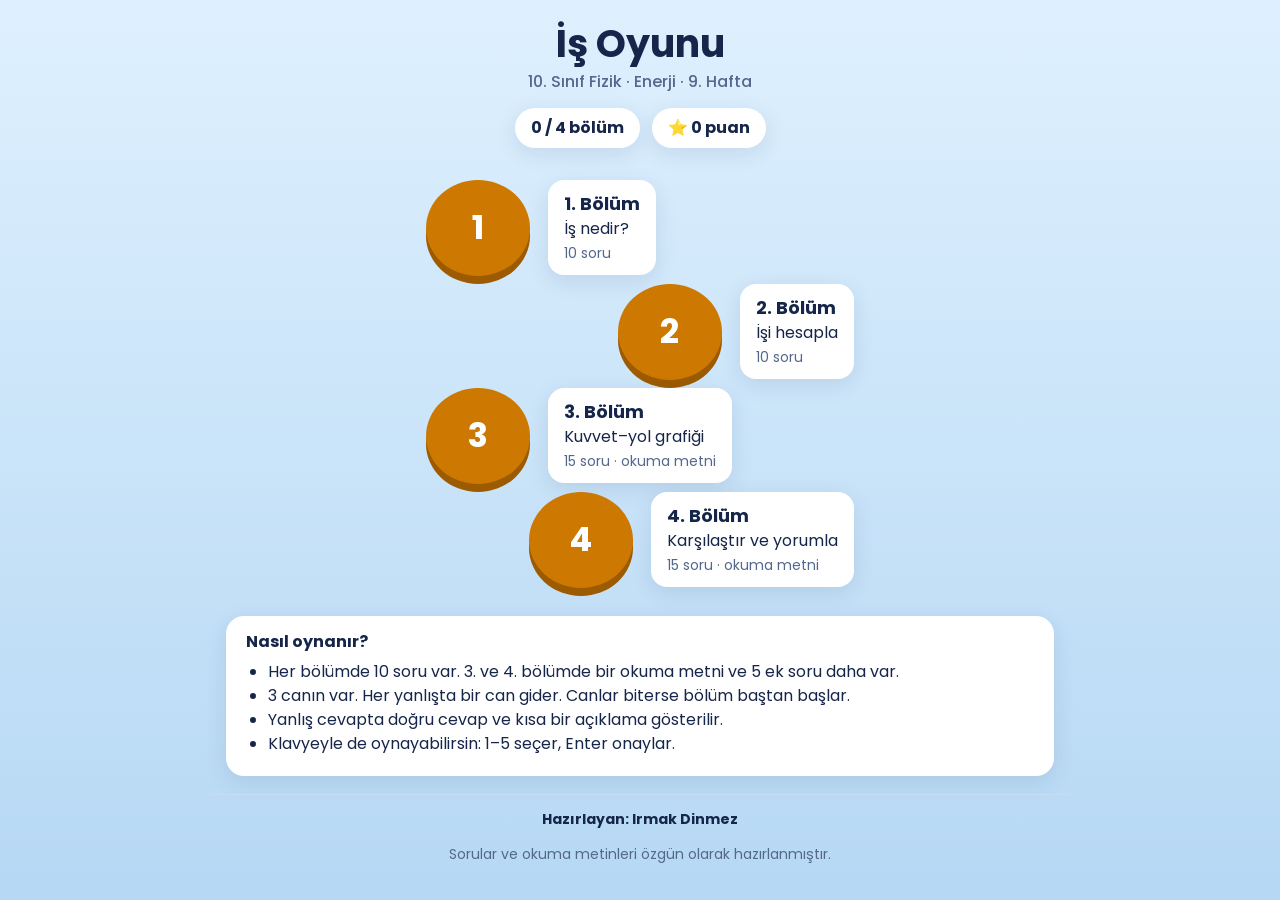
<file: hafta/09/oyun.html>
<!doctype html>
<html lang="tr">
<head>
<meta charset="utf-8">
<meta name="viewport" content="width=device-width, initial-scale=1">
<title>İş Oyunu · 9. Hafta</title>
<style>
@font-face { font-family: 'Poppins'; src: url('../../assets/fonts/Poppins-Regular.ttf') format('truetype'); font-weight: 400; }
@font-face { font-family: 'Poppins'; src: url('../../assets/fonts/Poppins-Medium.ttf') format('truetype'); font-weight: 500; }
@font-face { font-family: 'Poppins'; src: url('../../assets/fonts/Poppins-Bold.ttf') format('truetype'); font-weight: 700; }
:root {
  --zemin-ust: #def0fe; --zemin-alt: #b6d8f4; --kart: #fff; --kart-2: #f0f7ff;
  --metin: #16264a; --soluk: #54688e; --cizgi: #c9ddf1;
  --vurgu: #cd7800; --mavi: #0070c4; --yesil: #168c48; --kirmizi: #cc2048;
  --golge: 0 6px 22px rgba(22,38,74,.10); --r: 18px;
}
* { box-sizing: border-box; }
html { background: var(--zemin-alt); -webkit-text-size-adjust: 100%; }
body { margin: 0; font-family: 'Poppins', system-ui, sans-serif; color: var(--metin); line-height: 1.5; min-height: 100vh;
  background: var(--zemin-alt) linear-gradient(180deg, var(--zemin-ust), var(--zemin-alt) 900px) no-repeat; }
.sar { max-width: 860px; margin: 0 auto; padding: 0 16px; }
[hidden] { display: none !important; }
.dugme { display: inline-flex; align-items: center; justify-content: center; gap: 8px; border: 0; cursor: pointer;
  font: 700 18px 'Poppins', sans-serif; padding: 14px 26px; border-radius: 16px; min-height: 58px;
  background: var(--vurgu); color: #fff; box-shadow: 0 5px 0 #9c5b00; letter-spacing: .3px; }
.dugme:active { transform: translateY(3px); box-shadow: 0 2px 0 #9c5b00; }
.dugme:disabled { background: #c3d0e0; box-shadow: 0 5px 0 #a3b3c8; cursor: default; color: #fff; }
.dugme.mavi { background: var(--mavi); box-shadow: 0 5px 0 #004f8a; }
.dugme.yesil { background: var(--yesil); box-shadow: 0 5px 0 #0d6233; }
.dugme.kirmizi { background: var(--kirmizi); box-shadow: 0 5px 0 #8f1532; }
.dugme.ikincil { background: var(--kart); color: var(--metin); box-shadow: 0 5px 0 var(--cizgi); }
.dugme:focus-visible, .secenek:focus-visible, .dugum:focus-visible { outline: 4px solid var(--mavi); outline-offset: 3px; }

/* Harita */
.ust { padding: 22px 0 6px; text-align: center; }
.ust h1 { margin: 0; font-size: clamp(26px, 4vw, 38px); line-height: 1.15; }
.ust p { margin: 4px 0 0; color: var(--soluk); font-weight: 500; }
.ozet { display: flex; justify-content: center; gap: 12px; margin: 14px 0 6px; flex-wrap: wrap; }
.ozet span { background: var(--kart); border-radius: 999px; padding: 8px 16px; font-weight: 700; box-shadow: var(--golge); }
.harita { display: flex; flex-direction: column; align-items: center; gap: 8px; padding: 20px 0 10px; }
.dugum-sira { display: flex; align-items: center; gap: 18px; width: 100%; max-width: 560px; }
.dugum-sira:nth-child(odd) { justify-content: flex-start; padding-left: 8%; }
.dugum-sira:nth-child(even) { justify-content: flex-end; padding-right: 8%; }
.dugum { width: 104px; height: 96px; border-radius: 50%; border: 0; cursor: pointer; flex: none;
  background: var(--vurgu); color: #fff; box-shadow: 0 8px 0 #9c5b00; display: grid; place-items: center; font: 700 34px 'Poppins', sans-serif; }
.dugum.bitti { background: var(--yesil); box-shadow: 0 8px 0 #0d6233; }
.dugum:active { transform: translateY(4px); box-shadow: 0 4px 0 #9c5b00; }
.dugum-yazi { background: var(--kart); border-radius: 16px; padding: 10px 16px; box-shadow: var(--golge); max-width: 300px; }
.dugum-yazi b { display: block; font-size: 18px; }
.dugum-yazi small { color: var(--soluk); font-size: 14px; }
.kural { background: var(--kart); border-radius: var(--r); padding: 14px 20px; box-shadow: var(--golge); margin: 18px 0; font-size: 16px; }
.kural ul { margin: 6px 0; padding-left: 22px; }

/* Oyun ekranı */
.oyun-ust { display: flex; align-items: center; gap: 14px; padding: 20px 0 10px; }
.kapat { background: none; border: 0; font-size: 30px; color: var(--soluk); cursor: pointer; width: 52px; height: 52px; border-radius: 12px; }
.ilerleme { flex: 1; height: 20px; background: #fff; border-radius: 999px; overflow: hidden; box-shadow: inset 0 2px 4px rgba(0,0,0,.08); }
.ilerleme i { display: block; height: 100%; width: 0; background: var(--yesil); border-radius: 999px; transition: width .35s; }
.canlar { font-size: 26px; letter-spacing: 2px; white-space: nowrap; }
.canlar .yok { filter: grayscale(1); opacity: .35; }
.etiket { color: var(--vurgu); font-weight: 700; font-size: 15px; text-transform: uppercase; letter-spacing: .6px; margin: 8px 0 2px; }
.soru { font-size: clamp(20px, 2.6vw, 26px); font-weight: 700; margin: 4px 0 14px; line-height: 1.35; }
.gorsel { background: var(--kart); border-radius: var(--r); padding: 10px; margin-bottom: 14px; box-shadow: var(--golge); }
.gorsel svg { display: block; width: 100%; max-width: 520px; margin: 0 auto; height: auto; }
.secenekler { display: grid; gap: 12px; }
.secenek { text-align: left; font: 500 19px 'Poppins', sans-serif; padding: 14px 18px; border-radius: 16px; border: 3px solid var(--cizgi);
  background: var(--kart); color: var(--metin); cursor: pointer; min-height: 62px; box-shadow: 0 4px 0 var(--cizgi); display: flex; gap: 14px; align-items: center; }
.secenek kbd { font: 700 15px 'Poppins', sans-serif; border: 2px solid var(--cizgi); border-radius: 8px; width: 32px; height: 32px; display: grid; place-items: center; flex: none; color: var(--soluk); }
.secenek.secili { border-color: var(--mavi); background: #e6f2fc; box-shadow: 0 4px 0 #8fc1ea; }
.secenek.dogru { border-color: var(--yesil); background: #e8f7ee; box-shadow: 0 4px 0 #9ad6b2; }
.secenek.yanlis { border-color: var(--kirmizi); background: #fdebf0; box-shadow: 0 4px 0 #efa2b5; }
.secenek:disabled { cursor: default; }
.alt-bant { margin-top: 22px; padding: 4px 0 10px; }
.geri { border-radius: var(--r); padding: 14px 18px; margin-bottom: 12px; font-size: 17px; }
.geri.iyi { background: #dff4e7; color: #0d6233; }
.geri.kotu { background: #fde2e9; color: #8f1532; }
.geri b { display: block; font-size: 20px; }
.alt-bant .dugme { width: 100%; }
.okuma { background: var(--kart); border-radius: var(--r); padding: 20px 22px; box-shadow: var(--golge); border-left: 7px solid var(--vurgu); font-size: 18px; }
.okuma h2 { margin: 0 0 8px; font-size: 24px; }
.okuma p { margin: 8px 0; }
.okuma-kucuk { background: var(--kart-2); border-radius: 14px; padding: 10px 14px; font-size: 15px; margin-bottom: 12px; color: var(--soluk); }
.okuma-kucuk summary { cursor: pointer; font-weight: 700; color: var(--metin); }

/* Sonuç */
.sonuc { text-align: center; padding: 40px 0; }
.sonuc .buyuk { font-size: 72px; line-height: 1; }
.sonuc h2 { font-size: 32px; margin: 10px 0; }
.sonuc p { font-size: 18px; color: var(--soluk); }
.sonuc .sira { display: flex; gap: 12px; justify-content: center; flex-wrap: wrap; margin-top: 18px; }
footer { margin-top: 30px; padding: 18px 0 30px; border-top: 1px solid var(--cizgi); color: var(--soluk); font-size: 14px; text-align: center; }
footer b { color: var(--metin); }
</style>
</head>
<body>

<!-- HARİTA -->
<div id="ekranHarita">
  <header class="ust sar">
    <h1>İş Oyunu</h1>
    <p>10. Sınıf Fizik · Enerji · 9. Hafta</p>
    <div class="ozet"><span id="ozetBolum">0 / 4 bölüm</span><span id="ozetPuan">⭐ 0 puan</span></div>
  </header>
  <main class="sar">
    <div class="harita" id="harita"></div>
    <div class="kural">
      <b>Nasıl oynanır?</b>
      <ul>
        <li>Her bölümde 10 soru var. 3. ve 4. bölümde bir okuma metni ve 5 ek soru daha var.</li>
        <li>3 canın var. Her yanlışta bir can gider. Canlar biterse bölüm baştan başlar.</li>
        <li>Yanlış cevapta doğru cevap ve kısa bir açıklama gösterilir.</li>
        <li>Klavyeyle de oynayabilirsin: 1–5 seçer, Enter onaylar.</li>
      </ul>
    </div>
  </main>
</div>

<!-- SORU -->
<div id="ekranOyun" hidden>
  <div class="sar">
    <div class="oyun-ust">
      <button class="kapat" id="kapatBtn" aria-label="Bölümden çık">✕</button>
      <div class="ilerleme" role="progressbar" aria-label="İlerleme"><i id="ilerlemeCubuk"></i></div>
      <div class="canlar" id="canlar" aria-label="Canlar"></div>
    </div>
    <div id="soruAlan"></div>
    <div class="alt-bant">
      <div id="geriBildirim"></div>
      <button class="dugme" id="anaBtn" disabled>KONTROL ET</button>
    </div>
  </div>
</div>

<!-- SONUÇ -->
<div id="ekranSonuc" hidden>
  <div class="sar sonuc" id="sonucAlan"></div>
</div>

<footer class="sar">
  <p><b>Hazırlayan: Irmak Dinmez</b></p>
  <p>Sorular ve okuma metinleri özgün olarak hazırlanmıştır.</p>
</footer>

<script>
(function () {
  'use strict';
  function $(id) { return document.getElementById(id); }

  // Kuvvet–yol grafiği (SVG). noktalar: [[x, F], ...], xMax, fMax, adim (F ızgarası)
  function grafik(noktalar, xMax, fMax, adim) {
    adim = adim || 10;
    var W = 520, H = 270, L = 60, R = 32, T = 28, B = 46, gw = W - L - R, gh = H - T - B;
    function X(x) { return L + x / xMax * gw; } function Y(f) { return T + gh - f / fMax * gh; }
    var s = '<svg viewBox="0 0 ' + W + ' ' + H + '" role="img" aria-label="Kuvvet–yol grafiği" font-family="Poppins, sans-serif">';
    s += '<rect x="' + L + '" y="' + T + '" width="' + gw + '" height="' + gh + '" fill="#fbfdff"/>';
    for (var x = 0; x <= xMax; x++) s += '<line x1="' + X(x) + '" y1="' + T + '" x2="' + X(x) + '" y2="' + (T + gh) + '" stroke="#c9ddf1"/>' +
      '<text x="' + X(x) + '" y="' + (T + gh + 20) + '" font-size="14" text-anchor="middle" fill="#16264a">' + x + '</text>';
    for (var f = 0; f <= fMax; f += adim) s += '<line x1="' + L + '" y1="' + Y(f) + '" x2="' + (L + gw) + '" y2="' + Y(f) + '" stroke="#c9ddf1"/>' +
      '<text x="' + (L - 8) + '" y="' + (Y(f) + 5) + '" font-size="14" text-anchor="end" fill="#16264a">' + f + '</text>';
    s += '<path d="M' + L + ' ' + (T - 16) + 'V' + (T + gh) + 'H' + (L + gw + 18) + '" fill="none" stroke="#16264a" stroke-width="2.5"/>' +
      '<path d="M' + (L - 7) + ' ' + (T - 9) + 'L' + L + ' ' + (T - 22) + 'L' + (L + 7) + ' ' + (T - 9) + 'Z" fill="#16264a"/>' +
      '<path d="M' + (L + gw + 11) + ' ' + (T + gh - 7) + 'L' + (L + gw + 24) + ' ' + (T + gh) + 'L' + (L + gw + 11) + ' ' + (T + gh + 7) + 'Z" fill="#16264a"/>';
    var d = noktalar.map(function (n, i) { return (i ? 'L' : 'M') + X(n[0]) + ' ' + Y(n[1]); }).join('');
    s += '<path d="' + d + 'L' + X(noktalar[noktalar.length - 1][0]) + ' ' + Y(0) + 'L' + X(noktalar[0][0]) + ' ' + Y(0) + 'Z" fill="rgba(205,120,0,.16)"/>';
    s += '<path d="' + d + '" fill="none" stroke="#cd7800" stroke-width="4" stroke-linejoin="round"/>';
    s += '<text x="' + (L + gw / 2) + '" y="' + (H - 6) + '" font-size="14" font-weight="700" text-anchor="middle" fill="#16264a">Yol x (m)</text>';
    s += '<text transform="translate(16 ' + (T + gh / 2) + ') rotate(-90)" font-size="14" font-weight="700" text-anchor="middle" fill="#16264a">Kuvvet F (N)</text>';
    return s + '</svg>';
  }

  // ---------------- SORULAR (özgün) ----------------
  // s: soru, g: grafik, c: seçenekler (ilki DOĞRU, ekranda karıştırılır), a: açıklama
  var BOLUMLER = [
    { ad: '1. Bölüm', konu: 'İş nedir?', ikon: '1', sorular: [
      { s: 'Fizikte bir kuvvetin iş yapması için ne gerekir?', c: ['Kuvvet uygulanması ve cismin kuvvet yönünde yol alması', 'Yalnızca kuvvet uygulanması', 'Yalnızca cismin hareket etmesi', 'Kuvveti uygulayanın yorulması', 'Kuvvetin uzun süre uygulanması'], a: 'İş için iki şart birlikte gerekir: kuvvet ve kuvvet yönünde alınan yol.' },
      { s: 'Elif bir duvarı 10 dakika boyunca var gücüyle itiyor ama duvar hiç kımıldamıyor. Elif\'in duvar üzerinde yaptığı iş nedir?', c: ['Sıfır', 'Çok büyük', 'Süreyle orantılıdır', 'Elif yorulduğu için pozitiftir', 'Kuvvetin iki katıdır'], a: 'Duvar yol almadığı için x = 0 ve W = F · 0 = 0 olur. Yorulmak fizikteki işle aynı şey değildir.' },
      { s: 'İşin SI birimi hangisidir?', c: ['joule (J)', 'newton (N)', 'watt (W)', 'kilogram (kg)', 'metre/saniye (m/s)'], a: 'İş = kuvvet × yol olduğundan birimi N · m\'dir. Buna joule (J) denir.' },
      { s: '1 joule nedir?', c: ['1 N\'luk kuvvetin, cismi kuvvet yönünde 1 m götürürken yaptığı iş', '1 N\'luk kuvvetin 1 saniye boyunca uygulanması', '1 kg\'lık cismin 1 m yükseğe konması', '1 m/s hızla giden cismin hızı', '1 N\'luk kuvvetin 1 m\'lik cisme uygulanması'], a: '1 J = 1 N · 1 m.' },
      { s: 'Kerem bir kovayı elinde tutarak düz yolda sabit hızla yürüyor. Eli kovaya yukarı doğru kuvvet uyguluyor. Elin kovaya yaptığı iş nedir?', c: ['Sıfır, çünkü kuvvet yukarı, yol yatay', 'Kovanın ağırlığı × yürünen yol', 'Pozitif, çünkü kova hareket ediyor', 'Kerem\'in hızına bağlıdır', 'Kova ağır olduğu için çok büyük'], a: 'Kuvvet yönünde yol yok: kova yükselmiyor. Bu yüzden elin kovaya yaptığı iş sıfırdır.' },
      { s: 'Aşağıdakilerin hangisinde bir kuvvet iş yapar?', c: ['Bir vinç yükü yukarı kaldırıyor', 'Masadaki kitap duruyor', 'Tavandan bir lamba asılı duruyor', 'Bir öğrenci sırt çantasını omzunda tutarak bekliyor', 'Bir kişi duvarı itiyor, duvar kımıldamıyor'], a: 'Yalnızca vinç örneğinde cisim kuvvet yönünde (yukarı) yol alıyor.' },
      { s: 'İşin simgesi neden W\'dir?', c: ['İngilizcede iş anlamına gelen "work" kelimesinden', 'James Watt\'ın adından', 'Ağırlık anlamındaki "weight" kelimesinden', 'Birimi watt olduğu için', 'Rastgele seçilmiştir'], a: 'Animasyonda gördüğümüz gibi W, "work" (iş) kelimesinden gelir.' },
      { s: 'Aynı kuvvetle bir kutu önce 2 m, sonra 6 m itiliyor. İkinci durumda yapılan iş, birincinin kaç katıdır?', c: ['3', '2', '4', '6', '1'], a: 'Kuvvet aynıysa iş yol ile doğru orantılıdır: 6 m / 2 m = 3 kat.' },
      { s: 'Bir cisme uygulanan kuvvet iki katına çıkarılıyor, kuvvet yönünde alınan yol ise yarıya iniyor. İş nasıl değişir?', c: ['Değişmez', 'İki katına çıkar', 'Yarıya iner', 'Dört katına çıkar', 'Sıfır olur'], a: 'W = F · x → (2F) · (x/2) = F · x. İş aynı kalır.' },
      { s: 'Bir kitabı yerden alıp rafa kaldıran Zeynep\'in kitaba yaptığı iş hangisine bağlı DEĞİLDİR?', c: ['Kitabı kaldırırken ne kadar süre harcadığına', 'Kitabın ağırlığına', 'Rafın yerden yüksekliğine', 'Kitabı yukarı doğru çeken kuvvete', 'Kitabın kuvvet yönündeki yer değiştirmesine'], a: 'İş = kuvvet × kuvvet yönünde yol. Süre işi değiştirmez (süre, ileride göreceğimiz gücü etkiler).' }
    ] },
    { ad: '2. Bölüm', konu: 'İşi hesapla', ikon: '2', sorular: [
      { s: 'Bir kutuya 50 N\'luk kuvvet uygulanıyor ve kutu kuvvet yönünde 4 m gidiyor. Yapılan iş kaç joule\'dür?', c: ['200 J', '12,5 J', '54 J', '46 J', '400 J'], a: 'W = F · x = 50 N · 4 m = 200 J.' },
      { s: 'Bir vinç, ağırlığı 800 N olan bir yükü sabit hızla 3 m yukarı kaldırıyor. Vincin yaptığı iş kaç joule\'dür?', c: ['2400 J', '803 J', '267 J', '800 J', '1600 J'], a: 'Sabit hızla kaldırırken vinç ağırlık kadar kuvvet uygular: W = 800 N · 3 m = 2400 J.' },
      { s: 'Bir öğrenci 300 J iş yaparak bir kutuyu sabit kuvvetle, kuvvet yönünde 6 m itiyor. Uyguladığı kuvvet kaç newton\'dur?', c: ['50 N', '1800 N', '306 N', '294 N', '20 N'], a: 'F = W / x = 300 J / 6 m = 50 N.' },
      { s: '25 N\'luk sabit bir kuvvetle 400 J iş yapmak için cisim kuvvet yönünde kaç metre götürülmelidir?', c: ['16 m', '10 000 m', '375 m', '425 m', '8 m'], a: 'x = W / F = 400 J / 25 N = 16 m.' },
      { s: 'Bir at, kanaldaki mavnayı kıyıdan iple çekiyor. İpteki kuvvetin kanal yönündeki bileşeni 600 N\'dur. Mavna kanal boyunca 50 m ilerliyor. Atın mavna üzerinde yaptığı iş kaç joule\'dür?', c: ['30 000 J', '650 J', '12 J', '3000 J', '550 J'], a: 'Yalnızca yol yönündeki bileşen iş yapar: W = 600 N · 50 m = 30 000 J.' },
      { s: '2 kJ kaç joule\'dür?', c: ['2000 J', '200 J', '20 J', '0,002 J', '20 000 J'], a: 'k (kilo) = 1000. 2 kJ = 2 · 1000 J = 2000 J.' },
      { s: 'Bir kutu önce 40 N\'luk kuvvetle 3 m, sonra 20 N\'luk kuvvetle 5 m itiliyor. Kuvvet hep yol yönündedir. Toplam iş kaç joule\'dür?', c: ['220 J', '480 J', '60 J', '240 J', '100 J'], a: 'W = 40 · 3 + 20 · 5 = 120 J + 100 J = 220 J.' },
      { s: 'Ağırlığı 600 N olan Mert, 4 m yüksekliğe merdivenle çıkıyor. Mert\'in kendini yukarı taşımak için yaptığı iş en az kaç joule\'dür?', c: ['2400 J', '150 J', '604 J', '596 J', '24 000 J'], a: 'W = ağırlık × yükseklik = 600 N · 4 m = 2400 J.' },
      { s: 'Ağırlığı 120 N olan bir kova önce elde tutularak 10 m yatay taşınıyor, sonra sabit hızla 2 m yukarı kaldırılıyor. Elin kovaya yaptığı toplam iş kaç joule\'dür?', c: ['240 J', '1440 J', '1200 J', '2640 J', '0 J'], a: 'Yatay yolda kuvvet (yukarı) yönünde yol yok: 0 J. Yukarı kaldırırken 120 N · 2 m = 240 J. Toplam 240 J.' },
      { s: 'Bir kızağa uygulanan kuvvetin yol yönündeki bileşeni 30 N, yola dik bileşeni 40 N\'dur. Kızak 5 m gidiyor. Kuvvetin yaptığı iş kaç joule\'dür?', c: ['150 J', '200 J', '350 J', '250 J', '50 J'], a: 'Yalnızca yol yönündeki bileşen iş yapar: W = 30 N · 5 m = 150 J. Dik bileşen iş yapmaz.' }
    ] },
    { ad: '3. Bölüm', konu: 'Kuvvet–yol grafiği', ikon: '3', sorular: [
      { s: 'Grafikte bir cisme uygulanan kuvvetin yola göre değişimi verilmiştir. 0–6 m arasında yapılan iş kaç joule\'dür?', g: grafik([[0, 20], [6, 20]], 6, 40), c: ['120 J', '26 J', '20 J', '60 J', '240 J'], a: 'Grafiğin altı bir dikdörtgendir: 20 N · 6 m = 120 J.' },
      { s: 'Kuvvet–yol grafiğinde yapılan iş neye eşittir?', c: ['Grafik ile yol ekseni arasında kalan alana', 'Grafiğin eğimine', 'Grafikteki en büyük kuvvete', 'Son noktadaki kuvvet değerine', 'Grafik çizgisinin uzunluğuna'], a: 'Laboratuvarda bulduğumuz gibi: iş = grafiğin altında kalan alan.' },
      { s: 'Grafiğe göre 0–6 m arasında yapılan toplam iş kaç joule\'dür?', g: grafik([[0, 30], [2, 30], [2, 10], [6, 10]], 6, 40), c: ['100 J', '240 J', '120 J', '40 J', '160 J'], a: 'İki dikdörtgen: 30 N · 2 m = 60 J ve 10 N · 4 m = 40 J. Toplam 100 J.' },
      { s: 'Kuvvet, grafikteki gibi düzgün artıyor. 0–4 m arasında yapılan iş kaç joule\'dür?', g: grafik([[0, 0], [4, 50]], 4, 60), c: ['100 J', '200 J', '50 J', '54 J', '25 J'], a: 'Grafiğin altı bir üçgendir: ½ · 4 m · 50 N = 100 J.' },
      { s: 'Grafiğe göre 0–4 m arasında yapılan iş kaç joule\'dür?', g: grafik([[0, 10], [4, 30]], 4, 40), c: ['80 J', '120 J', '40 J', '160 J', '60 J'], a: 'Alan bir yamuktur: (10 + 30) / 2 · 4 = 80 J. İstersen dikdörtgen (40 J) + üçgen (40 J) diye de bölebilirsin.' },
      { s: 'Kuvvet–yol grafiği yol eksenine paralel bir doğruysa ne söyleyebiliriz?', c: ['Kuvvet sabittir', 'Kuvvet düzgün artıyordur', 'Kuvvet sıfırdır', 'Cisim duruyordur', 'İş sıfırdır'], a: 'Yatay doğru, kuvvetin değeri her konumda aynı demektir.' },
      { s: 'Grafiğe göre 0–4 m arasında yapılan iş kaç joule\'dür?', g: grafik([[0, 20], [2, 20], [4, 0]], 4, 40), c: ['60 J', '80 J', '40 J', '20 J', '100 J'], a: 'Dikdörtgen: 20 · 2 = 40 J. Üçgen: ½ · 2 · 20 = 20 J. Toplam 60 J.' },
      { s: 'Bir kuvvet–yol grafiğinde her kare 1 m × 10 N\'u gösteriyor. Grafiğin altında 7 kare var. Yapılan iş kaç joule\'dür?', c: ['70 J', '7 J', '17 J', '700 J', '10 J'], a: 'Her kare 1 m · 10 N = 10 J. 7 kare → 70 J.' },
      { s: 'Grafiğe göre cismin ilk 2 metresinde yapılan iş kaç joule\'dür?', g: grafik([[0, 0], [4, 40]], 4, 40), c: ['20 J', '40 J', '80 J', '10 J', '60 J'], a: 'x = 2 m\'de kuvvet 20 N. İlk 2 m\'nin altı küçük bir üçgen: ½ · 2 · 20 = 20 J. (Tüm yol 80 J; ilk yarıda işin yalnızca dörtte biri yapılır.)' },
      { s: 'Kuvvet 0\'dan 40 N\'a düzgün artarken cisim 4 m gidiyor. Bir öğrenci "W = F · x = 40 · 4 = 160 J" diyor. Hatası nedir?', c: ['Kuvvet baştan sona 40 N değil; alan üçgendir, iş 80 J\'dür', 'Hata yok, iş 160 J\'dür', 'Kuvveti 2 ile çarpmalıydı, iş 320 J\'dür', 'Kuvvet değiştiği için iş hesaplanamaz', 'Yolu kuvvete bölmeliydi'], a: '160 J, kuvvet hep 40 N olsaydı (dikdörtgen) yapılacak iştir. Gerçek grafik eğik, alan ½ · 40 · 4 = 80 J.' }
    ], okuma: {
      baslik: 'Paslı ray',
      metin: [
        'Bir maden ocağında Deniz, boş bir vagonu raylar boyunca iterek yükleme noktasına götürüyor. Vagonu hep raylar doğrultusunda ve yavaşça, sabit hızla itiyor.',
        'Rayların ilk 10 metresi paslı. Burada vagon zor ilerliyor ve Deniz 60 N\'luk kuvvet uygulamak zorunda kalıyor. Sonraki 20 metrede raylar yeni ve temiz; vagonu sabit hızla itmek için 30 N yetiyor.',
        'Yükleme noktasına varınca Deniz, yük gelene kadar vagonu düz rayda yerinde tutuyor. Vagon bir dakika boyunca hiç kımıldamıyor.'
      ],
      sorular: [
        { s: 'Paslı kısımda (ilk 10 m) Deniz\'in yaptığı iş kaç joule\'dür?', c: ['600 J', '300 J', '70 J', '6 J', '1800 J'], a: 'W = 60 N · 10 m = 600 J.' },
        { s: 'Temiz raylarda (sonraki 20 m) Deniz\'in yaptığı iş kaç joule\'dür?', c: ['600 J', '1200 J', '50 J', '30 J', '150 J'], a: 'W = 30 N · 20 m = 600 J. Kuvvet yarıya indi ama yol iki katına çıktı.' },
        { s: 'Deniz\'in 30 m boyunca yaptığı toplam iş kaç joule\'dür?', c: ['1200 J', '2700 J', '1350 J', '900 J', '600 J'], a: '600 J + 600 J = 1200 J. Ortalama kuvvetle (45 N · 30 m = 1350 J) hesaplamak yanlış olur, çünkü iki parçanın yolları farklıdır.' },
        { s: 'Deniz\'in kuvvet–yol grafiği nasıl görünür?', c: ['İki basamak: önce 60 N\'da yatay, 10 m\'den sonra 30 N\'da yatay', 'Orijinden geçen eğik bir doğru', 'Tek bir yatay doğru', '60 N\'dan 30 N\'a düzgün azalan eğik doğru', 'Yol eksenine dik bir doğru'], a: 'Kuvvet her parçada sabit, 10 m\'de birden değişiyor: basamaklı grafik.' },
        { s: 'Deniz vagonu bir dakika yerinde tutarken vagona ne kadar iş yapar?', c: ['0 J', '1200 J', '60 J', '1800 J', 'Kuvveti bilmeden söylenemez'], a: 'Vagon yol almıyor (x = 0), bu yüzden iş sıfırdır.' }
      ] } },
    { ad: '4. Bölüm', konu: 'Karşılaştır ve yorumla', ikon: '4', sorular: [
      { s: 'Ali bir kutuyu 200 N\'luk kuvvetle 5 m, Banu ise başka bir kutuyu 100 N\'luk kuvvetle 12 m itiyor. Kim daha çok iş yapar?', c: ['Banu', 'Ali', 'İkisi eşit iş yapar', 'Daha hızlı olan', 'Kutuların ağırlığı bilinmeden söylenemez'], a: 'Ali: 200 · 5 = 1000 J. Banu: 100 · 12 = 1200 J. Banu daha çok iş yapar.' },
      { s: 'Bir kızak 3 m boyunca 40 N\'luk kuvvetle itiliyor. Sonra bırakılıyor ve 2 m daha kayıyor. İten kişinin yaptığı iş kaç joule\'dür?', g: grafik([[0, 40], [3, 40], [3, 0], [5, 0]], 5, 50), c: ['120 J', '200 J', '80 J', '40 J', '0 J'], a: 'Kuvvet yalnızca ilk 3 m\'de var. Son 2 m\'de kişi kuvvet uygulamıyor: W = 40 · 3 = 120 J.' },
      { s: 'Sertliği 200 N/m olan bir yay 0,3 m geriliyor (F = 200 · x). Yayı germek için yapılan iş kaç joule\'dür?', c: ['9 J', '18 J', '60 J', '30 J', '600 J'], a: '0,3 m\'de kuvvet 200 · 0,3 = 60 N. Grafik orijinden geçen doğru: W = ½ · 60 N · 0,3 m = 9 J.' },
      { s: 'Aynı 4 m\'lik yolda üç farklı kuvvet uygulanıyor. I: sabit 30 N. II: 0\'dan 50 N\'a düzgün artan. III: 20 N\'dan 40 N\'a düzgün artan. İşleri sıralayın.', c: ['I = III > II', 'II > I > III', 'I > II > III', 'II > III > I', 'I = II = III'], a: 'I: 30 · 4 = 120 J. II: ½ · 50 · 4 = 100 J. III: (20 + 40)/2 · 4 = 120 J.' },
      { s: 'Bir cisme uygulanan kuvvet de, kuvvet yönünde alınan yol da iki katına çıkarılıyor. İş nasıl değişir?', c: ['4 katına çıkar', '2 katına çıkar', 'Değişmez', 'Yarıya iner', '8 katına çıkar'], a: '(2F) · (2x) = 4 F · x.' },
      { s: 'Grafiğe göre 0–5 m arasında yapılan iş kaç joule\'dür?', g: grafik([[0, 0], [3, 60], [5, 60]], 5, 80, 20), c: ['210 J', '300 J', '180 J', '120 J', '90 J'], a: 'Üçgen: ½ · 3 · 60 = 90 J. Dikdörtgen: 2 · 60 = 120 J. Toplam 210 J.' },
      { s: 'Ağırlığı 50 N olan bir çanta, yerden 1,2 m yükseklikteki rafa sabit hızla kaldırılıyor. Yapılan iş kaç joule\'dür?', c: ['60 J', '6 J', '600 J', '51,2 J', '41,7 J'], a: 'W = 50 N · 1,2 m = 60 J.' },
      { s: 'Bir kişi kutuyu 80 N\'luk kuvvetle iterek 320 J iş yapıyor. Kutu toplam 10 m yol alıyor, ama kişi bir süre sonra itmeyi bırakıyor. Kişi kutuyu kaç metre boyunca itmiştir?', c: ['4 m', '10 m', '6 m', '25 m', '8 m'], a: 'Kuvvet yönünde yol: x = W / F = 320 / 80 = 4 m. Kalan 6 m\'de kişi kuvvet uygulamadı.' },
      { s: 'Kuvvet–yol grafiğinde düşey eksen newton (N), yatay eksen metre (m) ise grafiğin altındaki alanın birimi nedir?', c: ['N · m, yani joule', 'N / m', 'm / N', 'newton', 'watt'], a: 'Alan = düşey × yatay → N · m = J. Bu yüzden alan işi verir.' },
      { s: 'Ayşe bir kitabı rafa kaldırırken 15 J iş yapıyor. Sonra kitabı aynı yükseklikte tutarak 3 m yürüyor. Ayşe\'nin elinin kitaba yaptığı toplam iş kaç joule\'dür?', c: ['15 J', '45 J', '18 J', '5 J', '0 J'], a: 'Yatay yürürken kitap yükselmiyor, el yukarı kuvvet uyguluyor: iş yok. Toplam 15 J.' }
    ], okuma: {
      baslik: 'Okçunun yayı',
      metin: [
        'Okçuluk kulübüne yeni katılan Can, yayının ne kadar sert olduğunu merak ediyor. Antrenörü ona bir kuvvetölçer veriyor. Can, kirişi kuvvetölçerle yavaşça geri çekiyor ve her 10 santimetrede kuvveti not ediyor.',
        'Ölçümleri şöyle: 0 cm\'de 0 N, 10 cm\'de 40 N, 20 cm\'de 80 N, 40 cm\'de 160 N, 50 cm\'de 200 N. Kiriş geri çekildikçe kuvvet düzgün biçimde artıyor.',
        'Can, yayı 50 cm gerdikten sonra nişan alırken kirişi 5 saniye boyunca aynı yerde tutuyor, sonra oku bırakıyor.'
      ],
      sorular: [
        { s: 'Can\'ın ölçümlerine göre kiriş 30 cm çekildiğinde kuvvet kaç newton olur?', c: ['120 N', '100 N', '140 N', '90 N', '150 N'], a: 'Kuvvet her 10 cm\'de 40 N artıyor: 30 cm → 120 N.' },
        { s: 'Can\'ın ölçümleriyle çizilen kuvvet–yol grafiği nasıl bir şekildedir?', c: ['Orijinden geçen eğik bir doğru', 'Yatay bir doğru', 'Basamaklı bir çizgi', 'Düzgün azalan bir doğru', 'Yol eksenine dik bir doğru'], a: 'Kuvvet 0\'dan başlayıp düzgün artıyor: orijinden geçen doğru.' },
        { s: 'Can\'ın yayı 50 cm germek için yaptığı iş kaç joule\'dür? (50 cm = 0,5 m)', c: ['50 J', '100 J', '10 000 J', '5000 J', '25 J'], a: 'Üçgenin alanı: ½ · 200 N · 0,5 m = 50 J. Birimi metreye çevirmeyi unutma!' },
        { s: 'Can\'ın arkadaşı "W = 200 N · 0,5 m = 100 J" diyor. Neden yanlış?', c: ['Kuvvet çekme boyunca hep 200 N değildi; 200 N yalnızca son noktadaki kuvvet', 'Santimetre kullanmalıydı', 'Kuvveti 0,5 ile bölmeliydi', 'Yay iş yapmaz', 'Hesap doğru, iş 100 J'], a: '100 J, kuvvet baştan sona 200 N olsaydı geçerli olurdu. Gerçek kuvvet 0\'dan artıyor; alan üçgen, 50 J.' },
        { s: 'Can kirişi 5 saniye boyunca aynı yerde tutarken yaya ne kadar iş yapar?', c: ['0 J', '50 J', '200 J', '1000 J', '250 J'], a: 'Kiriş yer değiştirmiyor: x = 0, iş sıfırdır. Can\'ın kolları yorulsa da fizikteki iş yapılmaz.' }
      ] } }
  ];

  // ---------------- Kayıt (yalnızca bu tarayıcıda) ----------------
  var ANAHTAR = 'fizik10-h09-oyun';
  var kayit = { bitti: [false, false, false, false], puan: 0 };
  try { var k = JSON.parse(localStorage.getItem(ANAHTAR)); if (k && k.bitti) kayit = k; } catch (e) {}
  function sakla() { try { localStorage.setItem(ANAHTAR, JSON.stringify(kayit)); } catch (e) {} }

  // ---------------- Harita ----------------
  function haritaCiz() {
    $('harita').innerHTML = BOLUMLER.map(function (b, i) {
      var n = b.sorular.length + (b.okuma ? b.okuma.sorular.length : 0);
      return '<div class="dugum-sira"><button class="dugum' + (kayit.bitti[i] ? ' bitti' : '') + '" data-b="' + i + '" aria-label="' + b.ad + ': ' + b.konu + '">' + (kayit.bitti[i] ? '✓' : b.ikon) + '</button>' +
        '<div class="dugum-yazi"><b>' + b.ad + '</b>' + b.konu + '<br><small>' + n + ' soru' + (b.okuma ? ' · okuma metni' : '') + '</small></div></div>';
    }).join('');
    $('harita').querySelectorAll('.dugum').forEach(function (d) { d.onclick = function () { basla(+d.dataset.b); }; });
    $('ozetBolum').textContent = kayit.bitti.filter(Boolean).length + ' / 4 bölüm';
    $('ozetPuan').textContent = '⭐ ' + kayit.puan + ' puan';
  }
  function ekran(ad) { ['Harita', 'Oyun', 'Sonuc'].forEach(function (e) { $('ekran' + e).hidden = e !== ad; }); window.scrollTo(0, 0); }

  // ---------------- Oyun akışı ----------------
  var o = null;
  function karistir(a) { a = a.slice(); for (var i = a.length - 1; i > 0; i--) { var j = Math.floor(Math.random() * (i + 1)); var t = a[i]; a[i] = a[j]; a[j] = t; } return a; }
  function basla(bi) {
    var b = BOLUMLER[bi], adimlar = b.sorular.map(function (s) { return { tur: 'soru', s: s }; });
    if (b.okuma) {
      adimlar.push({ tur: 'okuma' });
      b.okuma.sorular.forEach(function (s) { adimlar.push({ tur: 'soru', s: s, okuma: true }); });
    }
    o = { bi: bi, adimlar: adimlar, i: 0, can: 3, dogru: 0, secim: null, durum: 'sec' };
    ekran('Oyun'); goster();
  }
  function soruSayisi() { return o.adimlar.filter(function (a) { return a.tur === 'soru'; }).length; }
  function canCiz() {
    var h = ''; for (var i = 0; i < 3; i++) h += '<span class="' + (i < o.can ? '' : 'yok') + '">❤️</span>';
    $('canlar').innerHTML = h; $('canlar').setAttribute('aria-label', o.can + ' can kaldı');
  }
  function goster() {
    var a = o.adimlar[o.i], b = BOLUMLER[o.bi];
    $('ilerlemeCubuk').style.width = (o.i / o.adimlar.length * 100) + '%';
    canCiz(); $('geriBildirim').innerHTML = '';
    var btn = $('anaBtn'); btn.className = 'dugme';
    if (a.tur === 'okuma') {
      $('soruAlan').innerHTML = '<p class="etiket">Okuma metni</p><div class="okuma"><h2>' + b.okuma.baslik + '</h2>' +
        b.okuma.metin.map(function (p) { return '<p>' + p + '</p>'; }).join('') + '</div><p style="color:var(--soluk)">Metni dikkatle oku. Sonraki 5 soru bu metinle ilgili. Soruları cevaplarken metni yeniden açabilirsin.</p>';
      btn.textContent = 'OKUDUM, DEVAM'; btn.disabled = false; o.durum = 'okuma'; btn.focus(); return;
    }
    var s = a.s; o.secenekler = karistir(s.c); o.secim = null; o.durum = 'sec';
    var no = o.adimlar.slice(0, o.i + 1).filter(function (x) { return x.tur === 'soru'; }).length;
    $('soruAlan').innerHTML =
      '<p class="etiket">' + b.ad + ' · Soru ' + no + ' / ' + soruSayisi() + '</p>' +
      (a.okuma ? '<details class="okuma-kucuk"><summary>Metni yeniden oku: ' + b.okuma.baslik + '</summary>' + b.okuma.metin.map(function (p) { return '<p>' + p + '</p>'; }).join('') + '</details>' : '') +
      '<div class="soru">' + s.s + '</div>' +
      (s.g ? '<div class="gorsel">' + s.g + '</div>' : '') +
      '<div class="secenekler">' + o.secenekler.map(function (c, i) { return '<button class="secenek" data-i="' + i + '"><kbd>' + (i + 1) + '</kbd><span>' + c + '</span></button>'; }).join('') + '</div>';
    $('soruAlan').querySelectorAll('.secenek').forEach(function (el) { el.onclick = function () { sec(+el.dataset.i); }; });
    btn.textContent = 'KONTROL ET'; btn.disabled = true;
  }
  function sec(i) {
    if (o.durum !== 'sec') return;
    o.secim = i;
    $('soruAlan').querySelectorAll('.secenek').forEach(function (el) { el.classList.toggle('secili', +el.dataset.i === i); });
    $('anaBtn').disabled = false;
  }
  function kontrol() {
    var a = o.adimlar[o.i], dogruMetin = a.s.c[0], ok = o.secenekler[o.secim] === dogruMetin;
    o.durum = 'cevap';
    var els = $('soruAlan').querySelectorAll('.secenek');
    els.forEach(function (el) {
      el.disabled = true;
      var c = o.secenekler[+el.dataset.i];
      if (c === dogruMetin) el.classList.add('dogru');
      else if (+el.dataset.i === o.secim) el.classList.add('yanlis');
    });
    if (ok) { o.dogru++; ses(true); }
    else { o.can--; ses(false); canCiz(); }
    $('geriBildirim').innerHTML = '<div class="geri ' + (ok ? 'iyi' : 'kotu') + '"><b>' + (ok ? 'Harika!' : 'Doğru cevap: ' + dogruMetin) + '</b>' + a.s.a + '</div>';
    var btn = $('anaBtn'); btn.disabled = false;
    if (!ok && o.can <= 0) { btn.textContent = 'CANLAR BİTTİ'; btn.className = 'dugme kirmizi'; o.durum = 'bitti-can'; }
    else { btn.textContent = 'DEVAM'; btn.className = 'dugme ' + (ok ? 'yesil' : 'kirmizi'); }
    btn.focus({ preventScroll: true });
    $('anaBtn').scrollIntoView({ behavior: 'smooth', block: 'nearest' });
  }
  function ilerle() {
    if (o.durum === 'bitti-can') return sonuc(false);
    o.i++;
    if (o.i >= o.adimlar.length) return sonuc(true);
    goster();
  }
  $('anaBtn').onclick = function () {
    if (o.durum === 'sec' && o.secim !== null) kontrol();
    else if (o.durum === 'okuma' || o.durum === 'cevap' || o.durum === 'bitti-can') ilerle();
  };
  $('kapatBtn').onclick = function () { if (confirm('Bölümden çıkmak istiyor musun? İlerlemen kaydedilmez.')) { ekran('Harita'); haritaCiz(); } };
  document.addEventListener('keydown', function (e) {
    if ($('ekranOyun').hidden || !o) return;
    if (o.durum === 'sec' && e.key >= '1' && e.key <= '5') { sec(+e.key - 1); e.preventDefault(); }
    else if (e.key === 'Enter' && !$('anaBtn').disabled && document.activeElement !== $('anaBtn')) { $('anaBtn').click(); e.preventDefault(); }
  });

  function sonuc(basarili) {
    var b = BOLUMLER[o.bi], n = soruSayisi(), h;
    if (basarili) {
      var yeni = !kayit.bitti[o.bi], puan = o.dogru * 10 + o.can * 5;
      kayit.bitti[o.bi] = true; kayit.puan += puan; sakla();
      h = '<div class="buyuk">' + (o.can === 3 ? '🏆' : '🎉') + '</div><h2>' + b.ad + ' tamamlandı!</h2>' +
        '<p>' + n + ' sorudan ' + o.dogru + ' doğru · kalan can: ' + o.can + ' · +' + puan + ' puan</p>' +
        (o.can === 3 ? '<p><b>Hiç can kaybetmeden bitirdin!</b></p>' : '') +
        '<div class="sira">' + (o.bi < 3 ? '<button class="dugme" id="sonrakiB">' + BOLUMLER[o.bi + 1].ad.toUpperCase() + ' →</button>' : '') +
        '<button class="dugme ikincil" id="haritaB">BÖLÜMLER</button></div>';
    } else {
      h = '<div class="buyuk">💔</div><h2>Canların bitti</h2><p>Sorun değil! Açıklamaları hatırlayarak bölümü baştan dene.</p>' +
        '<div class="sira"><button class="dugme" id="tekrarB">BAŞTAN DENE</button><button class="dugme ikincil" id="haritaB">BÖLÜMLER</button></div>';
    }
    $('sonucAlan').innerHTML = h; ekran('Sonuc');
    var bi = o.bi;
    if ($('sonrakiB')) $('sonrakiB').onclick = function () { basla(bi + 1); };
    if ($('tekrarB')) $('tekrarB').onclick = function () { basla(bi); };
    $('haritaB').onclick = function () { ekran('Harita'); haritaCiz(); };
  }

  // Kısa ses efektleri (kodla üretilir, dış dosya yok)
  var AC = null;
  function ses(iyi) {
    try {
      AC = AC || new (window.AudioContext || window.webkitAudioContext)();
      var t = AC.currentTime, notalar = iyi ? [660, 880] : [300, 220];
      notalar.forEach(function (f, i) {
        var os = AC.createOscillator(), g = AC.createGain();
        os.type = iyi ? 'triangle' : 'sine'; os.frequency.value = f;
        g.gain.setValueAtTime(0.0001, t + i * 0.11); g.gain.exponentialRampToValueAtTime(0.18, t + i * 0.11 + 0.02);
        g.gain.exponentialRampToValueAtTime(0.0001, t + i * 0.11 + 0.18);
        os.connect(g); g.connect(AC.destination); os.start(t + i * 0.11); os.stop(t + i * 0.11 + 0.2);
      });
    } catch (e) {}
  }

  haritaCiz();
})();
</script>
<script>
// Sitede iframe içinde açılınca yüksekliği hafta sayfasına bildir (kaydırma çubuğu olmasın)
(function () {
  if (window.parent === window) return;
  var son = 0;
  function bildir() { var ft = document.querySelector('footer'), h = Math.ceil(ft.getBoundingClientRect().bottom + window.scrollY + 8); if (Math.abs(h - son) > 2) { son = h; window.parent.postMessage({ tip: 'fizik-yukseklik', h: h }, '*'); } }
  if (window.ResizeObserver) new ResizeObserver(bildir).observe(document.body);
  window.addEventListener('load', bildir); setInterval(bildir, 1000);
})();
</script>
</body>
</html>
</file>
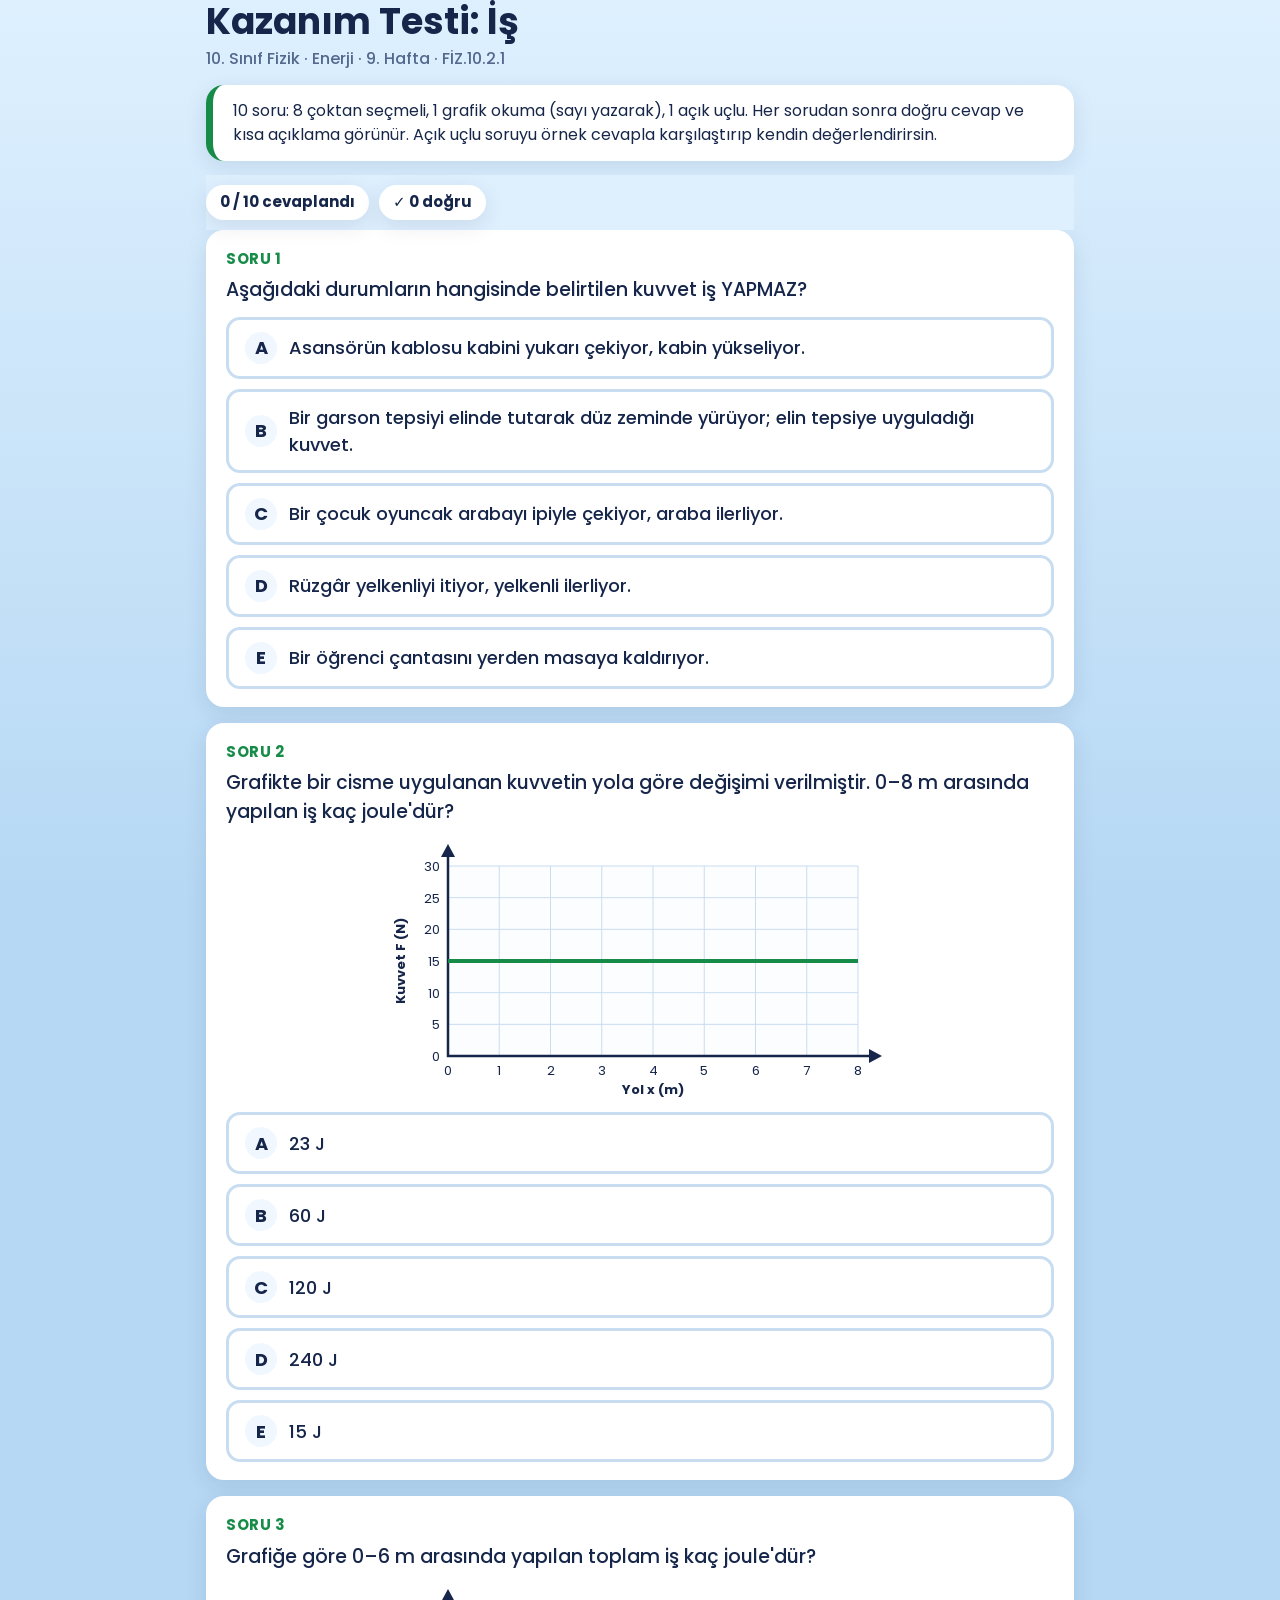
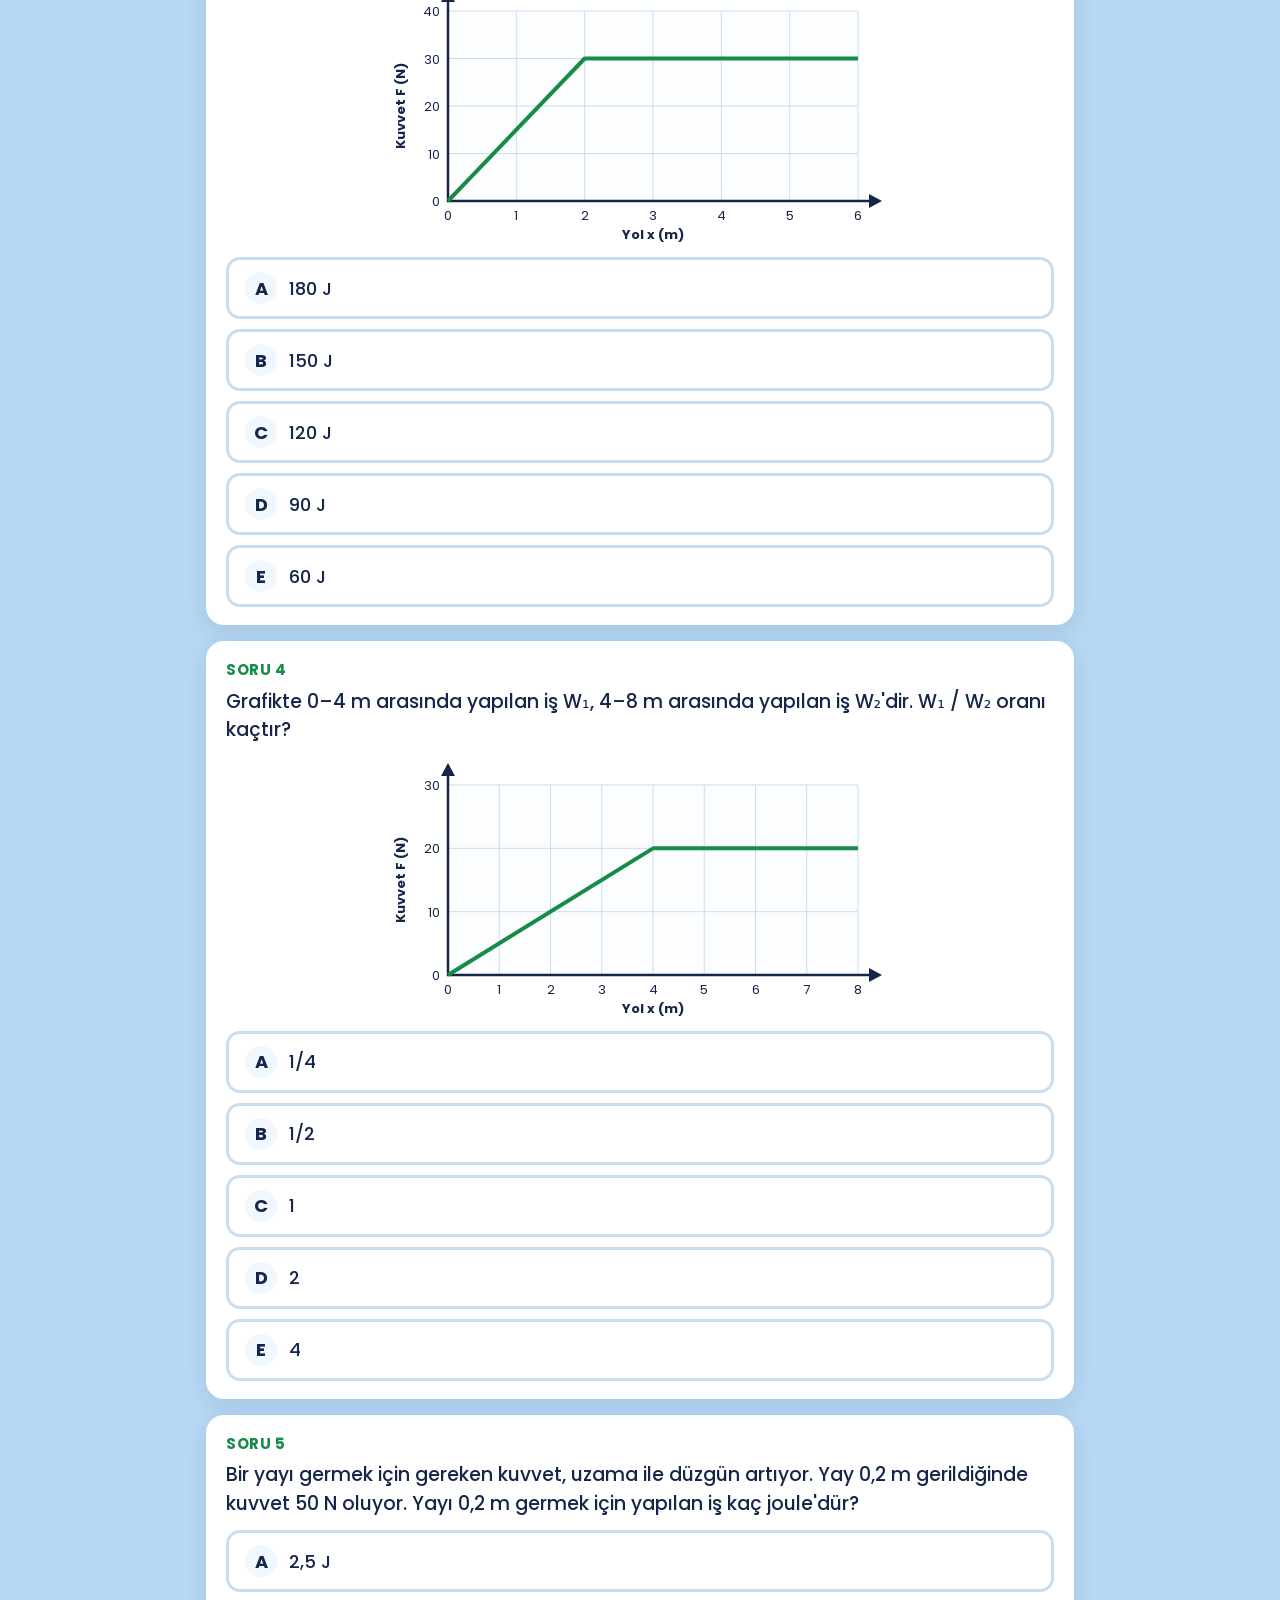
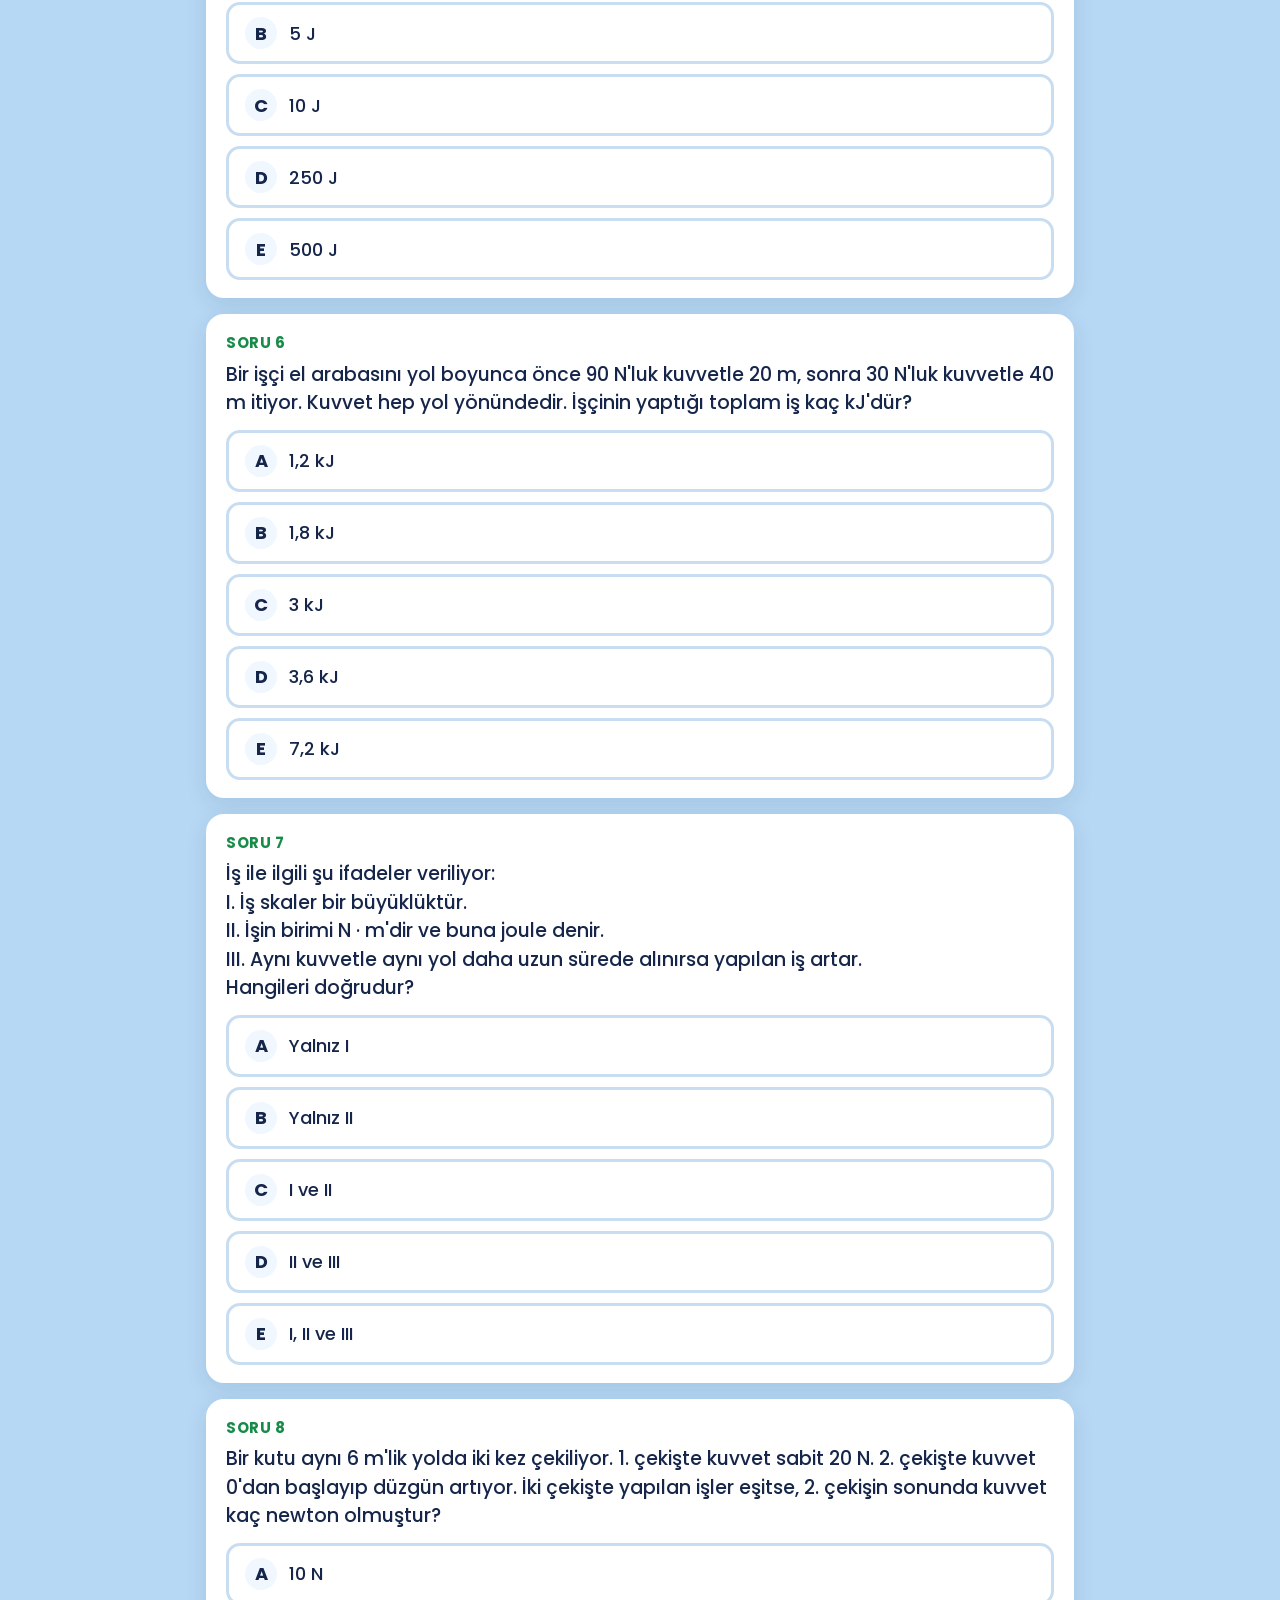
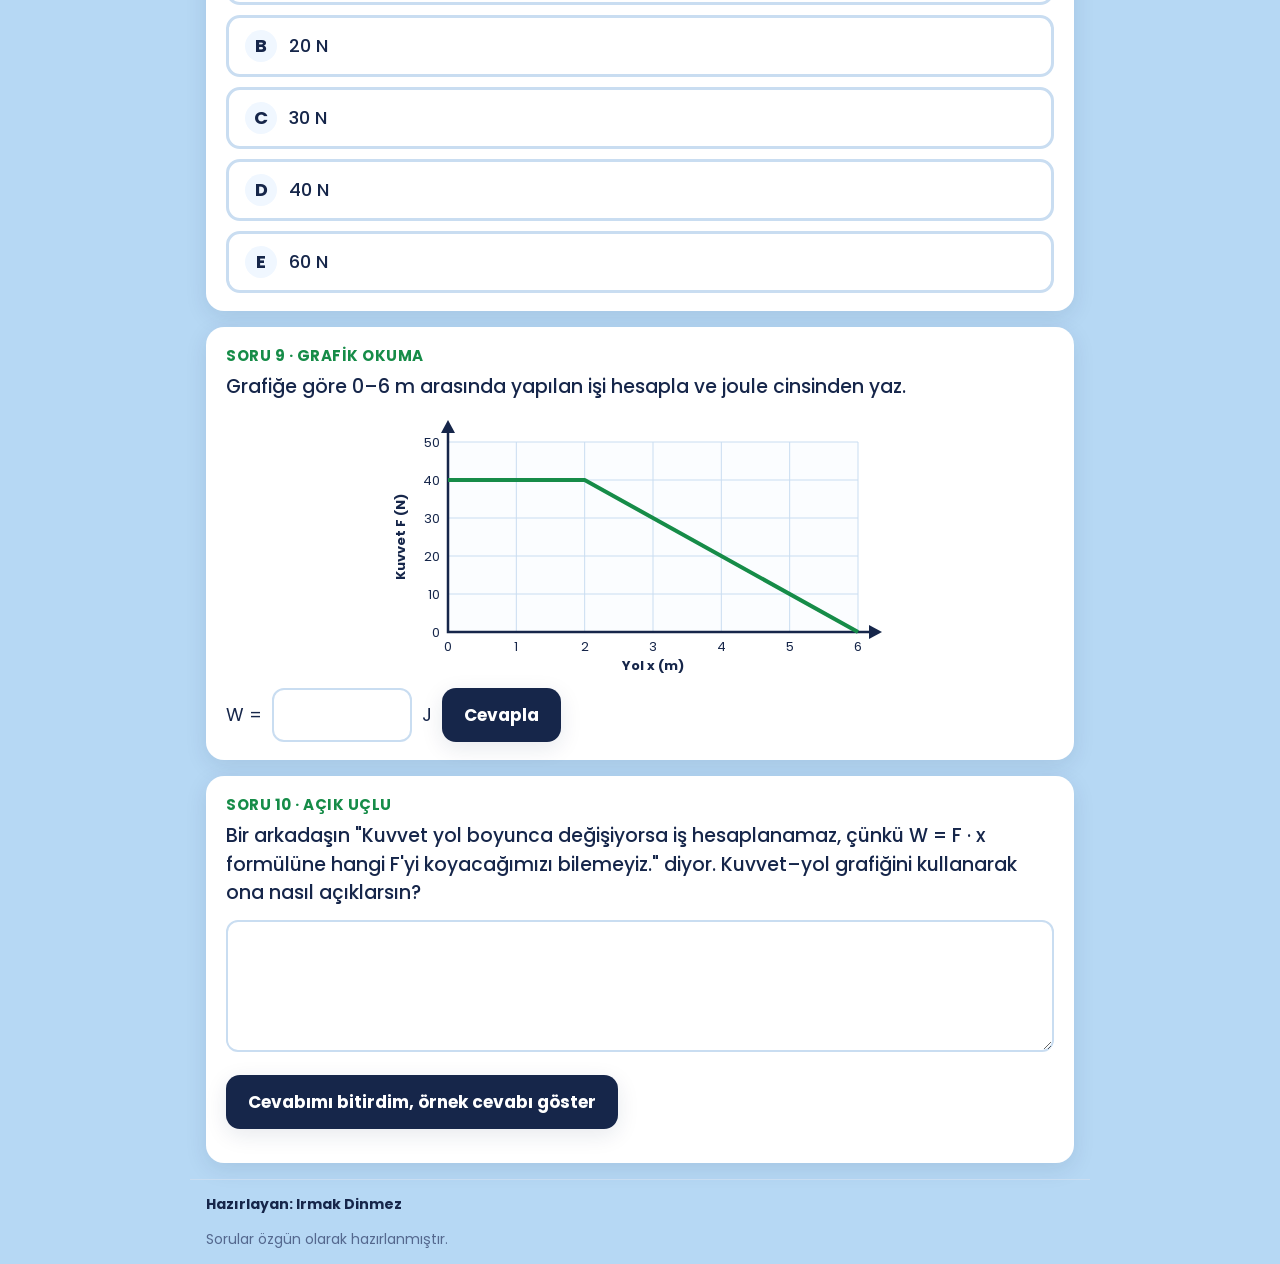
<file: hafta/09/test.html>
<!doctype html>
<html lang="tr">
<head>
<meta charset="utf-8">
<meta name="viewport" content="width=device-width, initial-scale=1">
<title>Kazanım Testi · İş · 9. Hafta</title>
<style>
@font-face { font-family: 'Poppins'; src: url('../../assets/fonts/Poppins-Regular.ttf') format('truetype'); font-weight: 400; }
@font-face { font-family: 'Poppins'; src: url('../../assets/fonts/Poppins-Medium.ttf') format('truetype'); font-weight: 500; }
@font-face { font-family: 'Poppins'; src: url('../../assets/fonts/Poppins-Bold.ttf') format('truetype'); font-weight: 700; }
:root {
  --zemin-ust: #def0fe; --zemin-alt: #b6d8f4; --kart: #fff; --kart-2: #f0f7ff;
  --metin: #16264a; --soluk: #54688e; --cizgi: #c9ddf1;
  --vurgu: #cd7800; --mavi: #0070c4; --yesil: #168c48; --kirmizi: #cc2048;
  --golge: 0 6px 22px rgba(22,38,74,.10); --r: 18px;
}
* { box-sizing: border-box; }
html { background: var(--zemin-alt); -webkit-text-size-adjust: 100%; }
body { margin: 0; font-family: 'Poppins', system-ui, sans-serif; color: var(--metin); line-height: 1.5; min-height: 100vh;
  background: var(--zemin-alt) linear-gradient(180deg, var(--zemin-ust), var(--zemin-alt) 900px) no-repeat; }
.sar { max-width: 900px; margin: 0 auto; padding: 0 16px; }
[hidden] { display: none !important; }
header { padding: 20px 0 6px; }
header h1 { margin: 0; font-size: clamp(24px, 3.6vw, 36px); line-height: 1.2; }
header p { margin: 4px 0 0; color: var(--soluk); font-weight: 500; }
.bilgi-kart { background: var(--kart); border-radius: var(--r); box-shadow: var(--golge); padding: 14px 20px; margin: 14px 0; border-left: 7px solid var(--yesil); font-size: 16px; }
.puan-bant { position: sticky; top: 0; z-index: 2; background: var(--zemin-ust); padding: 10px 0; display: flex; gap: 10px; align-items: center; flex-wrap: wrap; }
.puan-bant span { background: var(--kart); border-radius: 999px; padding: 6px 14px; font-weight: 700; box-shadow: var(--golge); font-size: 15px; }
.soru { background: var(--kart); border-radius: var(--r); box-shadow: var(--golge); padding: 18px 20px; margin-bottom: 16px; }
.soru h2 { margin: 0 0 6px; font-size: 15px; color: var(--yesil); text-transform: uppercase; letter-spacing: .5px; }
.soru .metin { font-size: 19px; font-weight: 500; margin: 0 0 12px; }
.soru svg { display: block; width: 100%; max-width: 500px; height: auto; margin: 0 auto 12px; }
.secenekler { display: grid; gap: 10px; }
.secenek { text-align: left; font: 500 18px 'Poppins', sans-serif; padding: 12px 16px; border-radius: 14px; border: 3px solid var(--cizgi);
  background: var(--kart); color: var(--metin); cursor: pointer; min-height: 56px; display: flex; gap: 12px; align-items: center; }
.secenek b { width: 32px; height: 32px; border-radius: 50%; background: var(--kart-2); display: grid; place-items: center; flex: none; }
.secenek:disabled { cursor: default; }
.secenek.dogru { border-color: var(--yesil); background: #e8f7ee; }
.secenek.yanlis { border-color: var(--kirmizi); background: #fdebf0; }
.aciklama { margin-top: 12px; padding: 12px 16px; border-radius: 12px; font-size: 16px; }
.aciklama.iyi { background: #dff4e7; color: #0d6233; }
.aciklama.kotu { background: #fde2e9; color: #8f1532; }
.aciklama.notr { background: #e6f2fc; color: var(--metin); }
.aciklama b { display: block; font-size: 17px; }
.giris-satir { display: flex; gap: 10px; align-items: center; flex-wrap: wrap; font-size: 18px; }
.giris-satir input { font: 700 20px 'Poppins', sans-serif; width: 140px; padding: 10px; border-radius: 12px; border: 2px solid var(--cizgi); color: var(--metin); }
textarea { width: 100%; font: 17px 'Poppins', sans-serif; padding: 12px; border-radius: 12px; border: 2px solid var(--cizgi); color: var(--metin); }
.dugme { display: inline-flex; align-items: center; justify-content: center; gap: 8px; border: 0; cursor: pointer;
  font: 700 17px 'Poppins', sans-serif; padding: 12px 22px; border-radius: 14px; min-height: 54px; background: var(--metin); color: #fff; box-shadow: var(--golge); }
.dugme.yesil { background: var(--yesil); } .dugme.ikincil { background: var(--kart-2); color: var(--metin); box-shadow: none; border: 2px solid var(--cizgi); }
.dugme:disabled { opacity: .45; cursor: default; }
.dugme:focus-visible, .secenek:focus-visible { outline: 4px solid var(--mavi); outline-offset: 3px; }
.oz-deg { display: flex; gap: 10px; flex-wrap: wrap; margin-top: 10px; }
.sonuc { background: var(--kart); border-radius: var(--r); box-shadow: var(--golge); padding: 22px; text-align: center; border-top: 7px solid var(--yesil); }
.sonuc .buyuk { font-size: 54px; font-weight: 700; line-height: 1.1; }
.sonuc p { font-size: 17px; }
.sira { display: flex; gap: 10px; justify-content: center; flex-wrap: wrap; margin-top: 10px; }
footer { margin-top: 30px; padding: 18px 0 30px; border-top: 1px solid var(--cizgi); color: var(--soluk); font-size: 14px; }
footer b { color: var(--metin); }
@media print { .puan-bant, .sira, footer p + p { display: none; } body { background: #fff; } .soru { box-shadow: none; border: 1px solid #ccc; break-inside: avoid; } }
</style>
</head>
<body>
<header class="sar">
  <h1>Kazanım Testi: İş</h1>
  <p>10. Sınıf Fizik · Enerji · 9. Hafta · FİZ.10.2.1</p>
</header>
<main class="sar">
  <div class="bilgi-kart">10 soru: 8 çoktan seçmeli, 1 grafik okuma (sayı yazarak), 1 açık uçlu. Her sorudan sonra doğru cevap ve kısa açıklama görünür. Açık uçlu soruyu örnek cevapla karşılaştırıp kendin değerlendirirsin.</div>
  <div class="puan-bant"><span id="bantCevap">0 / 10 cevaplandı</span><span id="bantDogru">✓ 0 doğru</span></div>
  <div id="sorular"></div>
  <div class="sonuc" id="sonuc" hidden></div>
</main>
<footer class="sar">
  <p><b>Hazırlayan: Irmak Dinmez</b></p>
  <p>Sorular özgün olarak hazırlanmıştır.</p>
</footer>
<script>
(function () {
  'use strict';
  function $(id) { return document.getElementById(id); }
  function grafik(noktalar, xMax, fMax, adim) {
    adim = adim || 10;
    var W = 500, H = 262, L = 58, R = 32, T = 28, B = 44, gw = W - L - R, gh = H - T - B;
    function X(x) { return L + x / xMax * gw; } function Y(f) { return T + gh - f / fMax * gh; }
    var s = '<svg viewBox="0 0 ' + W + ' ' + H + '" role="img" aria-label="Kuvvet–yol grafiği" font-family="Poppins, sans-serif">';
    s += '<rect x="' + L + '" y="' + T + '" width="' + gw + '" height="' + gh + '" fill="#fbfdff"/>';
    for (var x = 0; x <= xMax; x++) s += '<line x1="' + X(x) + '" y1="' + T + '" x2="' + X(x) + '" y2="' + (T + gh) + '" stroke="#c9ddf1"/><text x="' + X(x) + '" y="' + (T + gh + 19) + '" font-size="13" text-anchor="middle" fill="#16264a">' + x + '</text>';
    for (var f = 0; f <= fMax; f += adim) s += '<line x1="' + L + '" y1="' + Y(f) + '" x2="' + (L + gw) + '" y2="' + Y(f) + '" stroke="#c9ddf1"/><text x="' + (L - 8) + '" y="' + (Y(f) + 5) + '" font-size="13" text-anchor="end" fill="#16264a">' + f + '</text>';
    s += '<path d="M' + L + ' ' + (T - 16) + 'V' + (T + gh) + 'H' + (L + gw + 18) + '" fill="none" stroke="#16264a" stroke-width="2.5"/>' +
      '<path d="M' + (L - 7) + ' ' + (T - 9) + 'L' + L + ' ' + (T - 22) + 'L' + (L + 7) + ' ' + (T - 9) + 'Z" fill="#16264a"/>' +
      '<path d="M' + (L + gw + 11) + ' ' + (T + gh - 7) + 'L' + (L + gw + 24) + ' ' + (T + gh) + 'L' + (L + gw + 11) + ' ' + (T + gh + 7) + 'Z" fill="#16264a"/>';
    var d = noktalar.map(function (n, i) { return (i ? 'L' : 'M') + X(n[0]) + ' ' + Y(n[1]); }).join('');
    s += '<path d="' + d + '" fill="none" stroke="#168c48" stroke-width="4" stroke-linejoin="round"/>';
    s += '<text x="' + (L + gw / 2) + '" y="' + (H - 6) + '" font-size="13" font-weight="700" text-anchor="middle" fill="#16264a">Yol x (m)</text>';
    s += '<text transform="translate(15 ' + (T + gh / 2) + ') rotate(-90)" font-size="13" font-weight="700" text-anchor="middle" fill="#16264a">Kuvvet F (N)</text>';
    return s + '</svg>';
  }

  // tur: 'cs' çoktan seçmeli (d = doğru seçeneğin sırası), 'sayi' sayısal, 'acik' açık uçlu
  var S = [
    { tur: 'cs', m: 'Aşağıdaki durumların hangisinde belirtilen kuvvet iş YAPMAZ?',
      c: ['Asansörün kablosu kabini yukarı çekiyor, kabin yükseliyor.', 'Bir garson tepsiyi elinde tutarak düz zeminde yürüyor; elin tepsiye uyguladığı kuvvet.', 'Bir çocuk oyuncak arabayı ipiyle çekiyor, araba ilerliyor.', 'Rüzgâr yelkenliyi itiyor, yelkenli ilerliyor.', 'Bir öğrenci çantasını yerden masaya kaldırıyor.'], d: 1,
      a: 'Elin kuvveti yukarı, tepsinin yer değiştirmesi yatay. Kuvvet yönünde yol olmadığı için iş sıfırdır.' },
    { tur: 'cs', m: 'Grafikte bir cisme uygulanan kuvvetin yola göre değişimi verilmiştir. 0–8 m arasında yapılan iş kaç joule\'dür?', g: grafik([[0, 15], [8, 15]], 8, 30, 5),
      c: ['23 J', '60 J', '120 J', '240 J', '15 J'], d: 2, a: 'Alan bir dikdörtgen: 15 N · 8 m = 120 J.' },
    { tur: 'cs', m: 'Grafiğe göre 0–6 m arasında yapılan toplam iş kaç joule\'dür?', g: grafik([[0, 0], [2, 30], [6, 30]], 6, 40),
      c: ['180 J', '150 J', '120 J', '90 J', '60 J'], d: 1, a: 'Üçgen: ½ · 2 · 30 = 30 J. Dikdörtgen: 4 · 30 = 120 J. Toplam 150 J.' },
    { tur: 'cs', m: 'Grafikte 0–4 m arasında yapılan iş W₁, 4–8 m arasında yapılan iş W₂\'dir. W₁ / W₂ oranı kaçtır?', g: grafik([[0, 0], [4, 20], [8, 20]], 8, 30),
      c: ['1/4', '1/2', '1', '2', '4'], d: 1, a: 'W₁ = ½ · 4 · 20 = 40 J, W₂ = 4 · 20 = 80 J. Oran 40 / 80 = 1/2.' },
    { tur: 'cs', m: 'Bir yayı germek için gereken kuvvet, uzama ile düzgün artıyor. Yay 0,2 m gerildiğinde kuvvet 50 N oluyor. Yayı 0,2 m germek için yapılan iş kaç joule\'dür?',
      c: ['2,5 J', '5 J', '10 J', '250 J', '500 J'], d: 1, a: 'Grafik orijinden geçen doğru: W = ½ · 50 N · 0,2 m = 5 J. (50 · 0,2 = 10 J, kuvvet hep 50 N olsaydı geçerli olurdu.)' },
    { tur: 'cs', m: 'Bir işçi el arabasını yol boyunca önce 90 N\'luk kuvvetle 20 m, sonra 30 N\'luk kuvvetle 40 m itiyor. Kuvvet hep yol yönündedir. İşçinin yaptığı toplam iş kaç kJ\'dür?',
      c: ['1,2 kJ', '1,8 kJ', '3 kJ', '3,6 kJ', '7,2 kJ'], d: 2, a: '90 · 20 = 1800 J, 30 · 40 = 1200 J. Toplam 3000 J = 3 kJ. Ortalama kuvvetle (60 N · 60 m = 3,6 kJ) hesaplamak yanlıştır.' },
    { tur: 'cs', m: 'İş ile ilgili şu ifadeler veriliyor:<br>I. İş skaler bir büyüklüktür.<br>II. İşin birimi N · m\'dir ve buna joule denir.<br>III. Aynı kuvvetle aynı yol daha uzun sürede alınırsa yapılan iş artar.<br>Hangileri doğrudur?',
      c: ['Yalnız I', 'Yalnız II', 'I ve II', 'II ve III', 'I, II ve III'], d: 2, a: 'İşin yönü yoktur (skaler) ve birimi N · m = J\'dür. İş süreye bağlı değildir; III yanlıştır.' },
    { tur: 'cs', m: 'Bir kutu aynı 6 m\'lik yolda iki kez çekiliyor. 1. çekişte kuvvet sabit 20 N. 2. çekişte kuvvet 0\'dan başlayıp düzgün artıyor. İki çekişte yapılan işler eşitse, 2. çekişin sonunda kuvvet kaç newton olmuştur?',
      c: ['10 N', '20 N', '30 N', '40 N', '60 N'], d: 3, a: '1. çekiş: 20 · 6 = 120 J. 2. çekiş: ½ · F · 6 = 120 → F = 40 N.' },
    { tur: 'sayi', m: 'Grafiğe göre 0–6 m arasında yapılan işi hesapla ve joule cinsinden yaz.', g: grafik([[0, 40], [2, 40], [6, 0]], 6, 50),
      cevap: 160, a: 'Dikdörtgen: 40 N · 2 m = 80 J. Üçgen: ½ · 4 m · 40 N = 80 J. Toplam 160 J.' },
    { tur: 'acik', m: 'Bir arkadaşın "Kuvvet yol boyunca değişiyorsa iş hesaplanamaz, çünkü W = F · x formülüne hangi F\'yi koyacağımızı bilemeyiz." diyor. Kuvvet–yol grafiğini kullanarak ona nasıl açıklarsın?',
      ornek: 'Kuvvet değişse de iş hesaplanabilir. Kuvvet–yol grafiğini çizeriz; grafik ile yol ekseni arasında kalan alan işe eşittir. Alanı dikdörtgen, üçgen ya da yamuk gibi şekillere bölüp her birinin alanını bulur, toplarız. Örneğin kuvvet 0\'dan 40 N\'a düzgün artıp yol 4 m ise alan bir üçgendir: W = ½ · 40 · 4 = 80 J.',
      olcut: ['İşin grafiğin altındaki alana eşit olduğunu söylüyor', 'Alanı geometrik şekillere (dikdörtgen, üçgen, yamuk) bölme fikrini kullanıyor', 'Bir örnek ya da birim (N · m = J) veriyor'] }
  ];

  var cevaplanan = 0, dogru = 0, acikPuan = null;
  $('sorular').innerHTML = S.map(function (q, i) {
    var h = '<section class="soru" id="s' + i + '"><h2>Soru ' + (i + 1) + (q.tur === 'sayi' ? ' · Grafik okuma' : q.tur === 'acik' ? ' · Açık uçlu' : '') + '</h2><p class="metin">' + q.m + '</p>' + (q.g || '');
    if (q.tur === 'cs') h += '<div class="secenekler">' + q.c.map(function (c, j) { return '<button class="secenek" data-j="' + j + '"><b>' + 'ABCDE'[j] + '</b><span>' + c + '</span></button>'; }).join('') + '</div>';
    if (q.tur === 'sayi') h += '<div class="giris-satir"><label for="g' + i + '">W =</label><input type="number" inputmode="decimal" id="g' + i + '"> J <button class="dugme" data-kontrol>Cevapla</button></div>';
    if (q.tur === 'acik') h += '<textarea rows="4" id="g' + i + '" aria-label="Cevabın"></textarea><p><button class="dugme" data-ornek>Cevabımı bitirdim, örnek cevabı göster</button></p>';
    return h + '<div class="aciklama-yer"></div></section>';
  }).join('');

  function guncelle() {
    $('bantCevap').textContent = cevaplanan + ' / 10 cevaplandı';
    $('bantDogru').textContent = '✓ ' + String(dogru).replace('.', ',') + ' doğru';
    if (cevaplanan === S.length) sonuc();
  }
  function aciklama(sec, tur, baslik, metin) { sec.querySelector('.aciklama-yer').innerHTML = '<div class="aciklama ' + tur + '"><b>' + baslik + '</b>' + metin + '</div>'; }

  S.forEach(function (q, i) {
    var sec = $('s' + i);
    if (q.tur === 'cs') sec.querySelectorAll('.secenek').forEach(function (b) {
      b.onclick = function () {
        var j = +b.dataset.j, ok = j === q.d;
        sec.querySelectorAll('.secenek').forEach(function (x) { x.disabled = true; if (+x.dataset.j === q.d) x.classList.add('dogru'); });
        if (!ok) b.classList.add('yanlis');
        cevaplanan++; if (ok) dogru++;
        aciklama(sec, ok ? 'iyi' : 'kotu', ok ? 'Doğru!' : 'Doğru cevap: ' + 'ABCDE'[q.d] + ') ' + q.c[q.d], q.a);
        guncelle();
      };
    });
    if (q.tur === 'sayi') sec.querySelector('[data-kontrol]').onclick = function () {
      var inp = $('g' + i), v = parseFloat(String(inp.value).replace(',', '.'));
      if (isNaN(v)) { aciklama(sec, 'notr', 'Önce bir sayı yaz.', ''); return; }
      var ok = Math.abs(v - q.cevap) < 0.5;
      inp.disabled = true; this.disabled = true; cevaplanan++; if (ok) dogru++;
      aciklama(sec, ok ? 'iyi' : 'kotu', ok ? 'Doğru! W = ' + q.cevap + ' J' : 'Doğru cevap: ' + q.cevap + ' J', q.a);
      guncelle();
    };
    if (q.tur === 'acik') sec.querySelector('[data-ornek]').onclick = function () {
      var t = $('g' + i);
      if (t.value.trim().length < 15) { aciklama(sec, 'notr', 'Önce kendi cevabını yaz.', 'Birkaç cümleyle açıklaman yeterli.'); return; }
      t.readOnly = true; this.hidden = true;
      sec.querySelector('.aciklama-yer').innerHTML = '<div class="aciklama notr"><b>Örnek cevap</b>' + q.ornek +
        '<p style="margin:10px 0 4px"><b style="display:inline">Kendini değerlendir:</b> Cevabında bunlar var mı?</p><ul style="margin:0;padding-left:22px">' + q.olcut.map(function (o) { return '<li>' + o + '</li>'; }).join('') + '</ul>' +
        '<div class="oz-deg"><button class="dugme yesil" data-p="1">Tamamen var</button><button class="dugme ikincil" data-p="0.5">Kısmen var</button><button class="dugme ikincil" data-p="0">Yok</button></div></div>';
      sec.querySelectorAll('[data-p]').forEach(function (b) {
        b.onclick = function () {
          acikPuan = +b.dataset.p; cevaplanan++; dogru += acikPuan;
          sec.querySelectorAll('[data-p]').forEach(function (x) { x.disabled = true; x.classList.toggle('yesil', x === b); x.classList.toggle('ikincil', x !== b); });
          guncelle();
        };
      });
    };
  });

  function sonuc() {
    var yuzde = Math.round(dogru / S.length * 100), mesaj;
    if (yuzde >= 85) mesaj = 'Harika! İşi kuvvet–yol grafiğinden bulmayı kavramışsın.';
    else if (yuzde >= 60) mesaj = 'İyi gidiyorsun. Yanlış yaptığın soruların açıklamalarını yeniden oku.';
    else mesaj = 'Laboratuvara dönüp 3. deneyi (yaylı araba) yeniden dene, sonra testi tekrar çöz.';
    var s = $('sonuc');
    s.innerHTML = '<div class="buyuk">' + String(dogru).replace('.', ',') + ' / ' + S.length + '</div><p><b>%' + yuzde + '</b> · ' + mesaj + '</p>' +
      '<div class="sira"><button class="dugme" id="tekrarBtn">Testi yeniden çöz</button><button class="dugme ikincil" id="yazdirBtn">Yazdır</button></div>';
    s.hidden = false; s.scrollIntoView({ behavior: 'smooth', block: 'center' });
    $('tekrarBtn').onclick = function () { location.reload(); };
    $('yazdirBtn').onclick = function () { window.print(); };
  }
})();
</script>
<script>
// Sitede iframe içinde açılınca yüksekliği hafta sayfasına bildir (kaydırma çubuğu olmasın)
(function () {
  if (window.parent === window) return;
  var son = 0;
  function bildir() { var ft = document.querySelector('footer'), h = Math.ceil(ft.getBoundingClientRect().bottom + window.scrollY + 8); if (Math.abs(h - son) > 2) { son = h; window.parent.postMessage({ tip: 'fizik-yukseklik', h: h }, '*'); } }
  if (window.ResizeObserver) new ResizeObserver(bildir).observe(document.body);
  window.addEventListener('load', bildir); setInterval(bildir, 1000);
})();
</script>
</body>
</html>
</file>
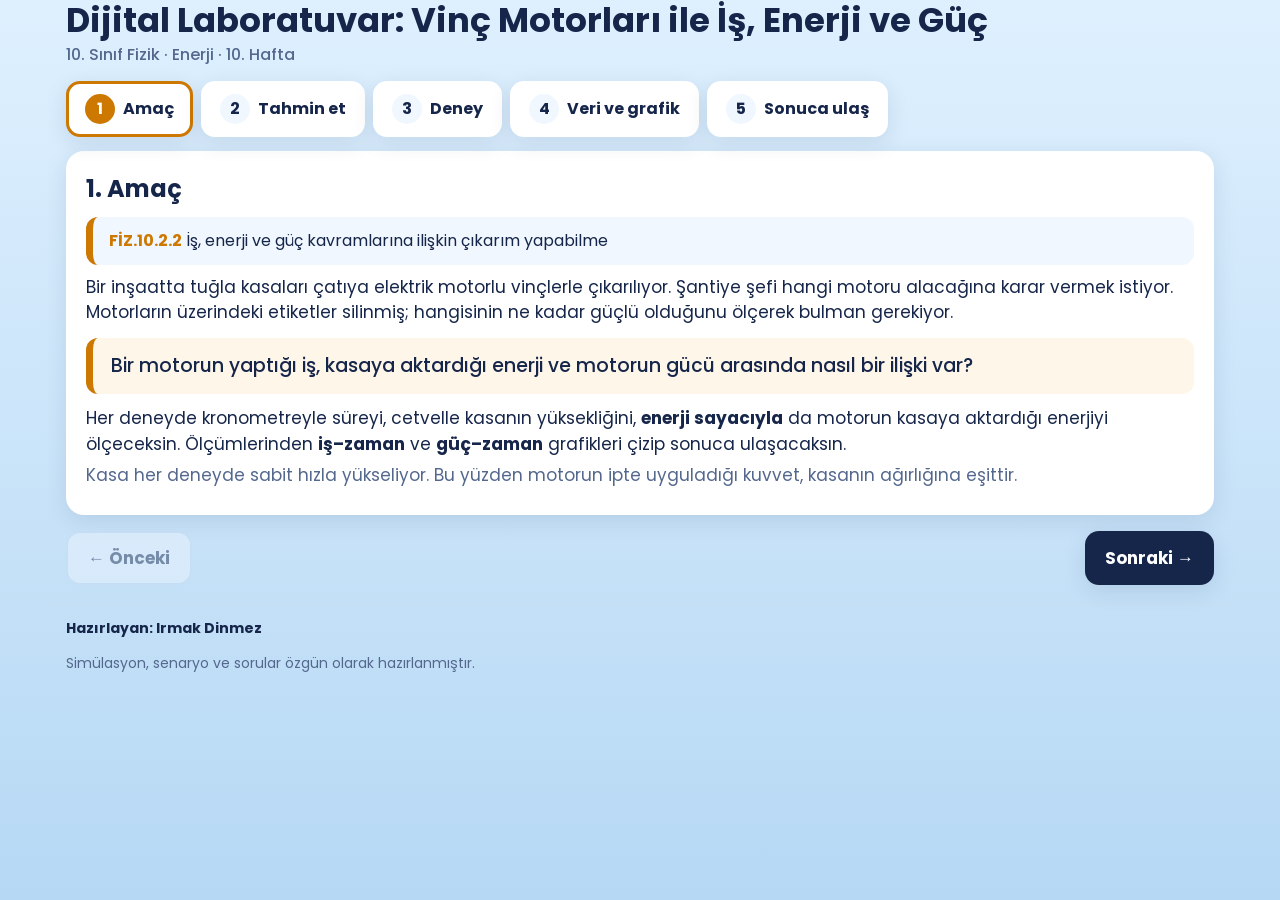
<file: hafta/10/lab.html>
<!doctype html>
<html lang="tr">
<head>
<meta charset="utf-8">
<meta name="viewport" content="width=device-width, initial-scale=1">
<title>Vinç Motorları: İş, Enerji ve Güç · Dijital Laboratuvar</title>
<style>
@font-face { font-family: 'Poppins'; src: url('../../assets/fonts/Poppins-Regular.ttf') format('truetype'); font-weight: 400; }
@font-face { font-family: 'Poppins'; src: url('../../assets/fonts/Poppins-Medium.ttf') format('truetype'); font-weight: 500; }
@font-face { font-family: 'Poppins'; src: url('../../assets/fonts/Poppins-Bold.ttf') format('truetype'); font-weight: 700; }
:root {
  --zemin-ust: #def0fe; --zemin-alt: #b6d8f4; --kart: #fff; --kart-2: #f0f7ff;
  --metin: #16264a; --soluk: #54688e; --cizgi: #c9ddf1;
  --vurgu: #cd7800; --mavi: #0070c4; --yesil: #168c48; --kirmizi: #cc2048; --enerji: #cd7800;
  --golge: 0 6px 22px rgba(22,38,74,.10); --r: 18px;
}
* { box-sizing: border-box; }
html { background: var(--zemin-alt); -webkit-text-size-adjust: 100%; }
body { margin: 0; font-family: 'Poppins', system-ui, sans-serif; color: var(--metin); line-height: 1.5;
  background: var(--zemin-alt) linear-gradient(180deg, var(--zemin-ust), var(--zemin-alt) 900px) no-repeat; min-height: 100vh; }
.sar { max-width: 1180px; margin: 0 auto; padding: 0 16px; }
header { padding: 18px 0 6px; }
header h1 { margin: 0; font-size: clamp(22px, 3.2vw, 34px); line-height: 1.2; }
header p { margin: 2px 0 0; color: var(--soluk); font-weight: 500; }
.adimlar { display: flex; gap: 8px; flex-wrap: wrap; margin: 14px 0; padding: 0; list-style: none; }
.adimlar button { font: 700 16px 'Poppins', sans-serif; border: 3px solid transparent; background: var(--kart); color: var(--metin);
  border-radius: 14px; padding: 10px 16px; min-height: 52px; cursor: pointer; box-shadow: var(--golge); display: flex; align-items: center; gap: 8px; }
.adimlar button i { font-style: normal; width: 30px; height: 30px; border-radius: 50%; background: var(--kart-2); display: grid; place-items: center; }
.adimlar button.aktif { border-color: var(--enerji); }
.adimlar button.aktif i { background: var(--enerji); color: #fff; }
.adimlar button.tamam i { background: var(--yesil); color: #fff; }
.kart { background: var(--kart); border-radius: var(--r); box-shadow: var(--golge); padding: 20px; margin-bottom: 16px; }
.kart h2 { margin: 0 0 10px; font-size: 24px; }
.kart h3 { margin: 4px 0 8px; font-size: 19px; }
.kart p { margin: 6px 0; font-size: 17px; }
.soru-kutu { border-left: 7px solid var(--enerji); background: #fff6ea; padding: 14px 18px; border-radius: 12px; font-size: 19px; font-weight: 500; margin: 12px 0; }
.kazanim { border-left: 7px solid var(--enerji); background: var(--kart-2); padding: 12px 16px; border-radius: 12px; margin: 10px 0; }
.kazanim b { color: var(--enerji); }
.dugme { display: inline-flex; align-items: center; justify-content: center; gap: 8px; border: 0; cursor: pointer;
  font: 700 17px 'Poppins', sans-serif; padding: 12px 20px; border-radius: 14px; min-height: 54px; min-width: 54px;
  background: var(--metin); color: #fff; box-shadow: var(--golge); }
.dugme.ikincil { background: var(--kart-2); color: var(--metin); box-shadow: none; border: 2px solid var(--cizgi); }
.dugme.turuncu { background: var(--enerji); }
.dugme.yesil { background: var(--yesil); }
.dugme:disabled { opacity: .45; cursor: default; }
.dugme:focus-visible, .adimlar button:focus-visible, .secenek:focus-visible, .deney-sec button:focus-visible { outline: 4px solid var(--mavi); outline-offset: 3px; }
.sira { display: flex; gap: 10px; flex-wrap: wrap; align-items: center; }
.secenekler { display: grid; gap: 10px; margin: 12px 0; }
.secenek { text-align: left; font: 500 18px 'Poppins', sans-serif; padding: 14px 18px; border-radius: 14px; border: 3px solid var(--cizgi);
  background: var(--kart); color: var(--metin); cursor: pointer; min-height: 56px; }
.secenek.secili { border-color: var(--enerji); background: #fff6ea; }
.secenek.dogru { border-color: var(--yesil); background: #e8f7ee; }
.secenek.yanlis { border-color: var(--kirmizi); background: #fdebf0; }
.deney-sec { display: flex; gap: 8px; flex-wrap: wrap; margin-bottom: 12px; }
.deney-sec button { font: 700 16px 'Poppins', sans-serif; padding: 10px 16px; border-radius: 12px; border: 3px solid var(--cizgi); background: var(--kart); color: var(--metin); cursor: pointer; min-height: 52px; }
.deney-sec button.aktif { border-color: var(--mavi); background: #e6f2fc; }
.secici { display: flex; gap: 8px; flex-wrap: wrap; margin: 6px 0 10px; }
.secici button { font: 700 16px 'Poppins', sans-serif; padding: 10px 14px; border-radius: 12px; border: 3px solid var(--cizgi); background: var(--kart); color: var(--metin); cursor: pointer; min-height: 52px; display: flex; align-items: center; gap: 8px; }
.secici button.aktif { border-color: var(--enerji); background: #fff6ea; }
.secici button i { width: 14px; height: 14px; border-radius: 50%; display: inline-block; }
.secici button small { font-weight: 500; color: var(--soluk); }
.iki { display: grid; grid-template-columns: 1.25fr 1fr; gap: 16px; align-items: start; }
@media (max-width: 900px) { .iki { grid-template-columns: 1fr; } }
canvas { display: block; width: 100%; border-radius: 12px; background: #f7fbff; touch-action: none; }
.olcum { display: grid; grid-template-columns: repeat(3, 1fr); gap: 10px; margin: 12px 0; }
.olcum div { background: var(--kart-2); border-radius: 12px; padding: 10px 12px; text-align: center; }
.olcum small { display: block; color: var(--soluk); font-size: 13px; font-weight: 500; }
.olcum b { font-size: 26px; }
table { width: 100%; border-collapse: collapse; font-size: 16px; }
th, td { padding: 8px 10px; border-bottom: 1px solid var(--cizgi); text-align: center; }
th { background: var(--kart-2); font-weight: 700; }
.tablo-kap { max-height: 320px; overflow: auto; border-radius: 12px; border: 1px solid var(--cizgi); }
.bilgi { font-size: 15px; color: var(--soluk); }
.not { background: #e6f2fc; border-radius: 12px; padding: 10px 14px; font-size: 16px; margin: 10px 0; }
.giris-satir { display: flex; gap: 10px; align-items: center; flex-wrap: wrap; margin: 8px 0; font-size: 17px; }
.giris-satir label { flex-basis: 100%; }
.giris-satir input[type=number] { font: 700 20px 'Poppins', sans-serif; width: 130px; padding: 10px; border-radius: 12px; border: 2px solid var(--cizgi); color: var(--metin); }
.geri-bildirim { font-weight: 700; min-height: 1.5em; }
.geri-bildirim.iyi { color: var(--yesil); } .geri-bildirim.kotu { color: var(--kirmizi); }
.cozum { border: 3px dashed var(--yesil); border-radius: var(--r); padding: 16px 20px; background: #f2fbf5; }
.formul { font-size: 24px; font-weight: 700; text-align: center; margin: 10px 0; }
.sonsorular .kart { border-left: 7px solid var(--mavi); }
.lejant { display: flex; gap: 14px; flex-wrap: wrap; font-size: 15px; margin: 6px 0; }
.lejant span { display: inline-flex; align-items: center; gap: 6px; }
.lejant i { width: 22px; height: 5px; border-radius: 3px; display: inline-block; }
.gezinti { display: flex; justify-content: space-between; gap: 10px; margin: 6px 0 18px; }
footer { margin-top: 30px; padding: 18px 0 30px; border-top: 1px solid var(--cizgi); color: var(--soluk); font-size: 14px; }
footer b { color: var(--metin); }
[hidden] { display: none !important; }
</style>
</head>
<body>
<header class="sar">
  <h1>Dijital Laboratuvar: Vinç Motorları ile İş, Enerji ve Güç</h1>
  <p>10. Sınıf Fizik · Enerji · 10. Hafta</p>
</header>

<main class="sar">
  <ol class="adimlar" id="adimlar">
    <li><button data-a="0" class="aktif"><i>1</i>Amaç</button></li>
    <li><button data-a="1"><i>2</i>Tahmin et</button></li>
    <li><button data-a="2"><i>3</i>Deney</button></li>
    <li><button data-a="3"><i>4</i>Veri ve grafik</button></li>
    <li><button data-a="4"><i>5</i>Sonuca ulaş</button></li>
  </ol>

  <!-- 1. AMAÇ -->
  <section class="bolum" id="b0">
    <div class="kart">
      <h2>1. Amaç</h2>
      <div class="kazanim"><b>FİZ.10.2.2</b> İş, enerji ve güç kavramlarına ilişkin çıkarım yapabilme</div>
      <p>Bir inşaatta tuğla kasaları çatıya elektrik motorlu vinçlerle çıkarılıyor. Şantiye şefi hangi motoru alacağına karar vermek istiyor. Motorların üzerindeki etiketler silinmiş; hangisinin ne kadar güçlü olduğunu ölçerek bulman gerekiyor.</p>
      <div class="soru-kutu">Bir motorun yaptığı iş, kasaya aktardığı enerji ve motorun gücü arasında nasıl bir ilişki var?</div>
      <p>Her deneyde kronometreyle süreyi, cetvelle kasanın yüksekliğini, <b>enerji sayacıyla</b> da motorun kasaya aktardığı enerjiyi ölçeceksin. Ölçümlerinden <b>iş–zaman</b> ve <b>güç–zaman</b> grafikleri çizip sonuca ulaşacaksın.</p>
      <p class="bilgi">Kasa her deneyde sabit hızla yükseliyor. Bu yüzden motorun ipte uyguladığı kuvvet, kasanın ağırlığına eşittir.</p>
    </div>
  </section>

  <!-- 2. TAHMİN -->
  <section class="bolum" id="b1" hidden>
    <div class="kart">
      <h2>2. Tahmin et</h2>
      <p>Ağırlığı <b>400 N</b> olan bir kasa iki farklı motorla <b>10 m</b> yükseğe çıkarılıyor. Motor X bu işi <b>10 saniyede</b>, Motor Y ise <b>20 saniyede</b> bitiriyor.</p>
      <div class="soru-kutu">İki motoru karşılaştıran hangi ifade sence doğru?</div>
      <div class="secenekler" id="tahminSec">
        <button class="secenek" data-t="a">A) Motor X daha çok iş yapar, çünkü daha hızlı.</button>
        <button class="secenek" data-t="b">B) İki motor eşit iş yapar, ama Motor X'in gücü Motor Y'ninkinin iki katıdır.</button>
        <button class="secenek" data-t="c">C) Motor Y daha çok iş yapar, çünkü daha uzun süre çalışır.</button>
        <button class="secenek" data-t="d">D) İki motor eşit iş yapar ve güçleri de eşittir.</button>
      </div>
      <div class="giris-satir"><label for="tahminNeden">Neden böyle düşündün?</label></div>
      <textarea id="tahminNeden" rows="2" style="width:100%;font:16px 'Poppins',sans-serif;padding:10px;border-radius:12px;border:2px solid var(--cizgi)"></textarea>
      <p class="geri-bildirim" id="tahminMesaj"></p>
      <p class="bilgi">Tahminin şimdi doğru ya da yanlış diye işaretlenmeyecek. Deneyden sonra 5. bölümde tahminine geri döneceğiz.</p>
    </div>
  </section>

  <!-- 3. DENEY -->
  <section class="bolum" id="b2" hidden>
    <div class="kart">
      <h2>3. Deney</h2>
      <div class="deney-sec" id="deneySec">
        <button data-d="0" class="aktif">Deney 1: Üç motor</button>
        <button data-d="1">Deney 2: Farklı yükler</button>
        <button data-d="2">Deney 3: Güç değişirse</button>
      </div>
      <p id="deneyAciklama"></p>
      <div class="iki">
        <div>
          <canvas id="sahne" width="700" height="420" aria-label="Vinç deney düzeneği"></canvas>
          <div class="olcum">
            <div><small>Kronometre</small><b id="okT">0,0</b> s</div>
            <div><small>Cetvel (yükseklik)</small><b id="okH">0,0</b> m</div>
            <div><small>Enerji sayacı</small><b id="okE">0</b> J</div>
          </div>
          <p style="margin:10px 0 4px;font-weight:700" id="miniBaslik"></p>
          <canvas id="miniGrafik" width="460" height="250" aria-label="Deney grafiği"></canvas>
          <div class="lejant" id="miniLejant"></div>
          <p class="bilgi" id="miniBilgi"></p>
        </div>
        <div>
          <p style="margin:0;font-weight:700" id="seciciBaslik"></p>
          <div class="secici" id="secici"></div>
          <div class="sira">
            <button class="dugme turuncu" id="calistirBtn">▶ Motoru çalıştır</button>
            <button class="dugme ikincil" id="basaBtn">↺ Kasayı indir</button>
          </div>
          <div class="sira" style="margin-top:10px">
            <button class="dugme ikincil" id="kaydetBtn">● Ölçümü kaydet</button>
            <button class="dugme ikincil" id="silBtn">Bu deneyin ölçümlerini sil</button>
          </div>
          <p class="geri-bildirim" id="kayitMesaj"></p>
          <div class="not" id="gorev"></div>
          <p class="bilgi">Kronometre her saniyede bir ölçümü kendiliğinden kaydeder. İstersen motoru durdurup "Ölçümü kaydet" ile ara bir ölçüm de ekleyebilirsin. Simülasyon gerçek zamandan 2 kat hızlı akar.</p>
        </div>
      </div>
    </div>
  </section>

  <!-- 4. VERİ VE GRAFİK -->
  <section class="bolum" id="b3" hidden>
    <div class="kart">
      <h2>4. Veri tablosu ve grafik</h2>
      <div class="deney-sec" id="veriSec">
        <button data-d="0" class="aktif">Deney 1</button>
        <button data-d="1">Deney 2</button>
        <button data-d="2">Deney 3</button>
      </div>
      <div class="iki">
        <div>
          <p style="margin:0 0 6px;font-weight:700" id="grafikBaslik"></p>
          <canvas id="grafik" width="700" height="420" aria-label="Deney grafiği"></canvas>
          <div class="lejant" id="lejant"></div>
          <div class="sira" style="margin-top:8px" id="alanSira" hidden>
            <button class="dugme ikincil" id="alanBtn">Boyamayı kaldır</button>
            <span class="bilgi">Her kare: 1 s × 100 W = 100 J</span>
          </div>
          <p class="not" id="grafikBilgi"></p>
        </div>
        <div>
          <h3 id="veriBaslik">Deney 1 ölçümleri</h3>
          <div class="tablo-kap"><table><thead id="veriBas"></thead><tbody id="veriTablo"></tbody></table></div>
          <p class="bilgi" id="veriBos"></p>
          <button class="dugme turuncu" id="otoVeriBtn" hidden>Ölçümleri otomatik al</button>
          <div id="hesapKap"></div>
        </div>
      </div>
    </div>
  </section>

  <!-- 5. SONUCA ULAŞ -->
  <section class="bolum" id="b4" hidden>
    <div class="sonsorular">
      <div class="kart">
        <h2>5. Sonuca ulaş</h2>
        <p>Ölçümlerine ve grafiklerine bakarak soruları cevapla. Takılırsan 4. bölüme dönüp grafikleri yeniden incele.</p>
      </div>
      <div class="kart">
        <h3>Soru 1</h3>
        <p>Deney 1'de üç motor da 400 N'luk kasayı 10 m yükseğe çıkardı. Motorların kasaya yaptığı işler için ne söylersin?</p>
        <div class="secenekler" data-dogru="b">
          <button class="secenek" data-c="a">a) En hızlı motor (C) en çok işi yaptı.</button>
          <button class="secenek" data-c="b">b) Üçü de eşit iş yaptı: 400 N · 10 m = 4000 J.</button>
          <button class="secenek" data-c="c">c) En uzun çalışan motor (A) en çok işi yaptı.</button>
        </div>
        <p class="geri-bildirim"></p>
      </div>
      <div class="kart">
        <h3>Soru 2</h3>
        <p>Deney 1'in iş–zaman grafiğinde doğruların dikliği farklıydı. Daha dik bir doğru neyi gösterir?</p>
        <div class="secenekler" data-dogru="a">
          <button class="secenek" data-c="a">a) Motorun her saniyede daha çok iş yaptığını, yani gücünün daha büyük olduğunu</button>
          <button class="secenek" data-c="b">b) Motorun toplamda daha çok iş yaptığını</button>
          <button class="secenek" data-c="c">c) Kasanın daha ağır olduğunu</button>
        </div>
        <p class="geri-bildirim"></p>
      </div>
      <div class="kart">
        <h3>Soru 3</h3>
        <p>Deney 2'de aynı motor (B) farklı ağırlıktaki kasaları 10 m yükseğe çıkardı. Kasa ağırlaştıkça ne oldu?</p>
        <div class="secenekler" data-dogru="c">
          <button class="secenek" data-c="a">a) Yapılan iş de, motorun gücü de arttı.</button>
          <button class="secenek" data-c="b">b) Yapılan iş değişmedi, süre arttı.</button>
          <button class="secenek" data-c="c">c) Yapılan iş ve süre aynı oranda arttı; W / t, yani motorun gücü değişmedi.</button>
        </div>
        <p class="geri-bildirim"></p>
      </div>
      <div class="kart">
        <h3>Soru 4</h3>
        <p>Her deneyin sonunda enerji sayacının gösterdiği değeri F · h ile karşılaştırdın. Ne buldun?</p>
        <div class="secenekler" data-dogru="a">
          <button class="secenek" data-c="a">a) İkisi eşit: motorun kasaya yaptığı iş, kasaya aktarılan enerjiye eşit.</button>
          <button class="secenek" data-c="b">b) Sayaç her zaman F · h'den büyük.</button>
          <button class="secenek" data-c="c">c) Aralarında bir ilişki yok.</button>
        </div>
        <p class="geri-bildirim"></p>
      </div>
      <div class="kart">
        <h3>Soru 5</h3>
        <p>Deney 3'te motorun gücü 0–4 s arasında 600 W, 4–10 s arasında 300 W idi. Güç–zaman grafiğinin altındaki alanı hesaplayarak 10 saniyede kasaya aktarılan toplam enerjiyi bul.</p>
        <div class="giris-satir"><label for="s5">E =</label><input type="number" id="s5" inputmode="decimal"> J <button class="dugme ikincil" id="s5Btn">Kontrol et</button></div>
        <p class="geri-bildirim" id="s5Mesaj"></p>
      </div>
      <div class="kart">
        <h3>Soru 6</h3>
        <p>Tahmin bölümündeki Motor X'e dön: 400 N'luk kasayı 10 m yükseğe 10 saniyede çıkarıyordu. Motor X'in gücü kaç watt'tır?</p>
        <div class="giris-satir"><label for="s6">P =</label><input type="number" id="s6" inputmode="decimal"> W <button class="dugme ikincil" id="s6Btn">Kontrol et</button></div>
        <p class="geri-bildirim" id="s6Mesaj"></p>
        <p class="bilgi" id="tahminHatirlat"></p>
      </div>
      <div class="kart">
        <h3>Soru 7: Genelle</h3>
        <p>Bütün deneylerden yola çıkarak iş, enerji ve güç arasındaki ilişkiyi kendi cümlelerinle yaz.</p>
        <textarea id="kural" rows="3" style="width:100%;font:17px 'Poppins',sans-serif;padding:10px;border-radius:12px;border:2px solid var(--cizgi)"></textarea>
      </div>
      <div class="kart">
        <button class="dugme yesil" id="cozumBtn">Çözümü göster</button>
        <div class="cozum" id="cozum" hidden style="margin-top:14px">
          <h3>Çözüm</h3>
          <div class="formul">Yapılan iş = aktarılan enerji &nbsp;·&nbsp; Güç = iş / süre (P = W / t)</div>
          <p><b>Deney 1:</b> Üç motor da aynı kasayı aynı yüksekliğe çıkardığı için yapılan iş eşittir: W = 400 N · 10 m = 4000 J. Enerji sayacı da üçünde 4000 J gösterir. Motorları ayıran şey süredir: A 20 s, B 10 s, C 5 s. Güçleri P = W / t ile A: 200 W, B: 400 W, C: 800 W olur. İş–zaman grafiğinde doğrunun eğimi (birim zamandaki iş) gücü verir; en dik doğru en güçlü motorundur.</p>
          <p><b>Deney 2:</b> Aynı motor (B) 200 N'luk kasayı 5 s'de, 400 N'luk kasayı 10 s'de, 800 N'luk kasayı 20 s'de çıkarır. İşler 2000 J, 4000 J, 8000 J'dür; iş ile süre aynı oranda artar, W / t = 400 W hep aynı kalır. Güç, motorun özelliğidir: ağır yükü daha yavaş kaldırır.</p>
          <p><b>Deney 3:</b> Güç–zaman grafiğinin altındaki alan aktarılan enerjiyi (yapılan işi) verir. 0–4 s: 600 W · 4 s = 2400 J. 4–10 s: 300 W · 6 s = 1800 J. Toplam <b>4200 J</b>. Kasa 7 m yükselmiştir: F · h = 600 N · 7 m = 4200 J. İki yol aynı sonucu verir.</p>
          <p><b>Tahmin sorusu:</b> İki motorun işi eşittir (4000 J). Motor X: P = 4000 J / 10 s = <b>400 W</b>, Motor Y: 4000 J / 20 s = 200 W. Doğru seçenek B'dir. "Daha hızlı olan daha çok iş yapar" ya da "daha uzun çalışan daha çok iş yapar" düşünceleri yanlıştır: iş, kuvvete ve yola bağlıdır, süreye bağlı değildir. Süre gücü belirler.</p>
          <p class="bilgi">Birim kontrolü: güç–zaman grafiğinde alan W · s = (J / s) · s = J olur. İş–zaman grafiğinde eğim J / s = W olur.</p>
        </div>
      </div>
    </div>
  </section>

  <nav class="gezinti">
    <button class="dugme ikincil" id="oncekiBtn">← Önceki</button>
    <button class="dugme" id="sonrakiBtn">Sonraki →</button>
  </nav>
</main>

<footer class="sar">
  <p><b>Hazırlayan: Irmak Dinmez</b></p>
  <p>Simülasyon, senaryo ve sorular özgün olarak hazırlanmıştır.</p>
</footer>

<script>
(function () {
  'use strict';
  function $(id) { return document.getElementById(id); }
  function sayi(v, b) { return (b === undefined ? (Math.round(v * 10) / 10) : v.toFixed(b)).toString().replace('.', ','); }
  var RENK = { metin: '#16264a', soluk: '#54688e', cizgi: '#c9ddf1', vurgu: '#cd7800', mavi: '#0070c4', yesil: '#168c48', kirmizi: '#cc2048', mor: '#7b4fc9' };
  var FONT = "'Poppins', system-ui, sans-serif";
  var HIZ = 2; // simülasyon zamanı / gerçek zaman

  // ---------- Deney tanımları ----------
  // Her koşu: anahtar -> { ad, renk, F (N), P(t) (W) }. Kasa sabit hızla yükselir: v = P / F.
  var D = [
    { ad: 'Deney 1', hMax: 10, tMax: 20, eMax: 5000, eAdim: 1000, grafik: 'is',
      aciklama: 'Ağırlığı 400 N olan tuğla kasası 10 m yüksekliğindeki çatıya çıkarılıyor. Etiketleri silinmiş üç motoru (A, B, C) sırayla dene.',
      gorev: 'Görev: Bir motor seç ve "Motoru çalıştır"a bas. Kasa çatıya varınca motor kendiliğinden durur. Üç motoru da dene; her biri grafikte ayrı bir doğru çizer.',
      seciciBaslik: 'Motor seç (güçleri bilinmiyor):',
      kosular: { A: { ad: 'Motor A', renk: RENK.vurgu, F: 400, P: function () { return 200; } },
                 B: { ad: 'Motor B', renk: RENK.mavi, F: 400, P: function () { return 400; } },
                 C: { ad: 'Motor C', renk: RENK.yesil, F: 400, P: function () { return 800; } } } },
    { ad: 'Deney 2', hMax: 10, tMax: 20, eMax: 8000, eAdim: 1000, grafik: 'is',
      aciklama: 'Bu kez hep aynı motor (Motor B) kullanılıyor. Kasaya farklı sayıda tuğla koyarak ağırlığını değiştir.',
      gorev: 'Görev: Bir kasa ağırlığı seç ve motoru çalıştır. Üç ağırlığı da dene. Süre ve enerji sayacı nasıl değişiyor?',
      seciciBaslik: 'Kasanın ağırlığı (motor hep B):',
      kosular: { k200: { ad: '200 N', renk: RENK.yesil, F: 200, P: function () { return 400; } },
                 k400: { ad: '400 N', renk: RENK.mavi, F: 400, P: function () { return 400; } },
                 k800: { ad: '800 N', renk: RENK.kirmizi, F: 800, P: function () { return 400; } } } },
    { ad: 'Deney 3', hMax: 10, tMax: 10, pMax: 800, grafik: 'guc',
      aciklama: 'Ağırlığı 600 N olan kasa, jeneratöre bağlı bir motorla çıkarılıyor. Jeneratör 4. saniyede yarı güce düşüyor ve 10. saniyede tamamen duruyor. Bu deneyde motorun üzerinde bir wattmetre (güç göstergesi) var.',
      gorev: 'Görev: Motoru çalıştır ve wattmetreyi izle. Güç–zaman grafiğinin altı boyanarak çizilir. Boyalı alan ile enerji sayacını karşılaştır.',
      seciciBaslik: 'Kasa: 600 N · motor: jeneratörlü',
      kosular: { g: { ad: 'Jeneratörlü motor', renk: RENK.mor, F: 600, P: function (t) { return t < 4 ? 600 : 300; } } } }
  ];
  function yukseklik(k, t) { // sabit hızlı parça parça hareket: h = ∫ P/F dt
    if (k.F === 600) return t < 4 ? t * 1 : 4 + (t - 4) * 0.5;
    return k.P(t) / k.F * t;
  }
  function bitisSuresi(d, k) { return d === 2 ? 10 : D[d].hMax * k.F / k.P(0); }

  var durum = { adim: 0, deney: 0, veri: 0, secim: ['A', 'k400', 'g'], t: 0, calisiyor: false,
    olcumler: [{}, {}, {}], alan: true, tahmin: null };

  // ---------- Adımlar ----------
  var adimBtn = document.querySelectorAll('#adimlar button'), ilkAdimGecti = false;
  function adimaGit(n) {
    durum.adim = Math.max(0, Math.min(4, n));
    for (var i = 0; i < 5; i++) $('b' + i).hidden = i !== durum.adim;
    adimBtn.forEach(function (b, i) { b.classList.toggle('aktif', i === durum.adim); if (i < durum.adim) b.classList.add('tamam'); });
    $('oncekiBtn').disabled = durum.adim === 0;
    $('sonrakiBtn').hidden = durum.adim === 4;
    if (durum.adim !== 2) durdur();
    if (durum.adim === 2) { boyutla(); ciz(); }
    if (durum.adim === 3) { durum.veri = durum.deney; veriGuncelle(); }
    if (durum.adim === 4) tahminHatirlat();
    window.scrollTo({ top: 0, behavior: 'smooth' });
    if (window.parent !== window && ilkAdimGecti) window.parent.postMessage({ tip: 'fizik-basa' }, '*');
    ilkAdimGecti = true;
  }
  adimBtn.forEach(function (b) { b.onclick = function () { adimaGit(+b.dataset.a); }; });
  $('oncekiBtn').onclick = function () { adimaGit(durum.adim - 1); };
  $('sonrakiBtn').onclick = function () { adimaGit(durum.adim + 1); };

  // ---------- Tahmin ----------
  document.querySelectorAll('#tahminSec .secenek').forEach(function (b) {
    b.onclick = function () {
      document.querySelectorAll('#tahminSec .secenek').forEach(function (x) { x.classList.remove('secili'); });
      b.classList.add('secili'); durum.tahmin = b.dataset.t;
      $('tahminMesaj').textContent = 'Tahminin kaydedildi. Şimdi deneye geç ve ölçerek sına.';
      $('tahminMesaj').className = 'geri-bildirim iyi';
    };
  });

  // ---------- Tuval yardımcıları ----------
  var sahne = $('sahne'), sc = sahne.getContext('2d');
  var mini = $('miniGrafik'), mc = mini.getContext('2d');
  var graf = $('grafik'), gc = graf.getContext('2d');
  function hazirla(cv, ctx, oran) {
    var w = cv.clientWidth || cv.width, h = Math.round(w * oran), dpr = window.devicePixelRatio || 1;
    cv.style.height = h + 'px'; cv.width = Math.round(w * dpr); cv.height = Math.round(h * dpr);
    ctx.setTransform(dpr, 0, 0, dpr, 0, 0); return { w: w, h: h };
  }
  var olc = {};
  function boyutla() {
    olc.s = hazirla(sahne, sc, 0.6); olc.m = hazirla(mini, mc, 0.54);
    if (!$('b3').hidden) olc.g = hazirla(graf, gc, 0.62);
  }
  window.addEventListener('resize', function () { boyutla(); ciz(); if (!$('b3').hidden) veriCiz(); });
  function roundRect(c, x, y, w, h, r) { c.beginPath(); c.moveTo(x + r, y); c.arcTo(x + w, y, x + w, y + h, r); c.arcTo(x + w, y + h, x, y + h, r); c.arcTo(x, y + h, x, y, r); c.arcTo(x, y, x + w, y, r); c.closePath(); }

  function aktifKosu() { return D[durum.deney].kosular[durum.secim[durum.deney]]; }
  function anlik() {
    var d = durum.deney, k = aktifKosu(), t = durum.t;
    var h = yukseklik(k, t);
    return { t: t, h: h, E: k.F * h, P: t < bitisSuresi(d, k) ? k.P(t) : 0 };
  }

  // ---------- Deney sahnesi ----------
  function cizSahne() {
    var Wd = olc.s.w, s = Wd / 700, d = durum.deney, k = aktifKosu(), a = anlik();
    sc.clearRect(0, 0, Wd, olc.s.h);
    sc.save(); sc.scale(s, s);
    var zemin = 385, mPx = 31.5;
    sc.fillStyle = '#eaf4fd'; sc.fillRect(0, 0, 700, 420);
    // bulutlar
    sc.fillStyle = '#d7e6f5'; [[80, 60], [190, 40], [610, 70]].forEach(function (b) { sc.beginPath(); sc.ellipse(b[0], b[1], 46, 16, 0, 0, 7); sc.fill(); });
    // zemin
    sc.fillStyle = '#c9b79c'; sc.fillRect(0, zemin, 700, 40);
    // bina
    var bx0 = 250, bx1 = 470, by0 = zemin - 10 * mPx;
    sc.fillStyle = '#c8d3e3'; sc.fillRect(bx0, by0, bx1 - bx0, zemin - by0);
    sc.strokeStyle = '#7d8aa3'; sc.lineWidth = 2; sc.strokeRect(bx0, by0, bx1 - bx0, zemin - by0);
    sc.fillStyle = '#9fb6d3';
    for (var r = 0; r < 5; r++) for (var c = 0; c < 4; c++) sc.fillRect(bx0 + 22 + c * 50, by0 + 20 + r * 60, 26, 30);
    // çatıdaki motor ve kol
    sc.fillStyle = '#5b6d8f'; roundRect(sc, 330, by0 - 44, 86, 44, 8); sc.fill();
    sc.fillStyle = '#fff'; sc.font = '700 15px ' + FONT; sc.textAlign = 'center';
    sc.fillText(d === 2 ? 'Motor' : (d === 0 ? k.ad : 'Motor B'), 373, by0 - 17);
    // tambur
    var ang = (durum.t * 3) % (Math.PI * 2);
    sc.strokeStyle = RENK.metin; sc.lineWidth = 2; sc.beginPath(); sc.arc(436, by0 - 22, 14, 0, 7); sc.stroke();
    sc.beginPath(); sc.moveTo(436, by0 - 22); sc.lineTo(436 + 14 * Math.cos(ang), by0 - 22 + 14 * Math.sin(ang)); sc.stroke();
    // kol (bom)
    sc.strokeStyle = '#4b5873'; sc.lineWidth = 7; sc.beginPath(); sc.moveTo(430, by0 - 40); sc.lineTo(585, by0 - 40); sc.stroke();
    sc.lineWidth = 3; sc.beginPath(); sc.moveTo(470, by0); sc.lineTo(560, by0 - 40); sc.stroke();
    // makara
    var px = 578, py = by0 - 32;
    sc.fillStyle = '#fff'; sc.strokeStyle = RENK.metin; sc.lineWidth = 3; sc.beginPath(); sc.arc(px, py, 10, 0, 7); sc.fill(); sc.stroke();
    // ip
    var kasaAlt = zemin - a.h * mPx, kasaH = 40, kasaW = 58, kx = px + 10;
    sc.strokeStyle = '#8a6a44'; sc.lineWidth = 2.5; sc.beginPath(); sc.moveTo(436, by0 - 36); sc.lineTo(px, py - 10); sc.stroke();
    sc.beginPath(); sc.moveTo(kx, py); sc.lineTo(kx, kasaAlt - kasaH - 12); sc.stroke();
    // kasa
    sc.beginPath(); sc.moveTo(kx, kasaAlt - kasaH - 12); sc.lineTo(kx - 20, kasaAlt - kasaH); sc.moveTo(kx, kasaAlt - kasaH - 12); sc.lineTo(kx + 20, kasaAlt - kasaH); sc.stroke();
    sc.fillStyle = '#c48c5a'; sc.strokeStyle = '#8c5f3c'; sc.lineWidth = 2.5;
    sc.fillRect(kx - kasaW / 2, kasaAlt - kasaH, kasaW, kasaH); sc.strokeRect(kx - kasaW / 2, kasaAlt - kasaH, kasaW, kasaH);
    sc.fillStyle = '#b2442c'; var tug = Math.min(4, Math.max(1, Math.round(k.F / 200)));
    for (var i = 0; i < tug; i++) sc.fillRect(kx - kasaW / 2 + 5 + (i % 2) * 25, kasaAlt - 12 - Math.floor(i / 2) * 12, 22, 9);
    sc.fillStyle = RENK.metin; sc.font = '700 13px ' + FONT; sc.fillText(k.F + ' N', kx, kasaAlt - kasaH - 18 - 4 > py + 14 ? kasaAlt - kasaH + 15 : kasaAlt - kasaH + 15);
    // kuvvet oku
    if (a.P > 0) {
      sc.strokeStyle = RENK.kirmizi; sc.fillStyle = RENK.kirmizi; sc.lineWidth = 4;
      var oy = kasaAlt - kasaH - 16; sc.beginPath(); sc.moveTo(kx + 40, oy + 30); sc.lineTo(kx + 40, oy - 10); sc.stroke();
      sc.beginPath(); sc.moveTo(kx + 40, oy - 22); sc.lineTo(kx + 32, oy - 8); sc.lineTo(kx + 48, oy - 8); sc.fill();
      sc.font = '700 15px ' + FONT; sc.textAlign = 'left'; sc.fillText('F', kx + 50, oy);
    }
    // cetvel
    var cx = 660;
    sc.fillStyle = '#fff4c8'; sc.fillRect(cx - 14, by0 - 6, 28, zemin - by0 + 6);
    sc.strokeStyle = RENK.metin; sc.lineWidth = 1.5; sc.strokeRect(cx - 14, by0 - 6, 28, zemin - by0 + 6);
    sc.fillStyle = RENK.metin; sc.font = '500 12px ' + FONT; sc.textAlign = 'right';
    for (var m = 0; m <= 10; m++) { var ty = zemin - m * mPx; sc.beginPath(); sc.moveTo(cx - 14, ty); sc.lineTo(cx - 2, ty); sc.stroke(); sc.fillText(m + ' m', cx - 18, ty + 4); }
    sc.strokeStyle = RENK.vurgu; sc.setLineDash([5, 4]); sc.lineWidth = 2; sc.beginPath(); sc.moveTo(kx + kasaW / 2, kasaAlt); sc.lineTo(cx - 14, kasaAlt); sc.stroke(); sc.setLineDash([]);
    sc.fillStyle = RENK.vurgu; sc.beginPath(); sc.moveTo(cx - 24, kasaAlt - 7); sc.lineTo(cx - 14, kasaAlt); sc.lineTo(cx - 24, kasaAlt + 7); sc.fill();
    // göstergeler (sol)
    sc.textAlign = 'left';
    gosterge(sc, 20, 110, 'Enerji sayacı', Math.round(a.E) + ' J', RENK.vurgu);
    if (d === 2) gosterge(sc, 20, 190, 'Wattmetre', Math.round(a.P) + ' W', RENK.mor);
    else gosterge(sc, 20, 190, 'Motor gücü', '? W', RENK.soluk);
    gosterge(sc, 20, 270, 'Kronometre', sayi(a.t, 1) + ' s', RENK.metin);
    sc.restore();
  }
  function gosterge(c, x, y, ad, deger, renk) {
    c.fillStyle = '#fff'; c.strokeStyle = RENK.cizgi; c.lineWidth = 2; roundRect(c, x, y, 190, 64, 12); c.fill(); c.stroke();
    c.fillStyle = RENK.soluk; c.font = '500 13px ' + FONT; c.fillText(ad, x + 12, y + 20);
    c.fillStyle = renk; c.font = '700 26px ' + FONT; c.fillText(deger, x + 12, y + 52);
  }

  // ---------- Grafik çizimi (ortak) ----------
  // ayar: { xMax, xAdim, yMax, yAdim, yEtiketAdim, xAd, yAd }
  function eksenler(ctx, W, H, a, buyuk) {
    var p = { l: buyuk ? 74 : 58, r: 30, t: 30, b: buyuk ? 54 : 42 };
    var gw = W - p.l - p.r, gh = H - p.t - p.b;
    var o = { p: p, gw: gw, gh: gh, X: function (x) { return p.l + x / a.xMax * gw; }, Y: function (y) { return p.t + gh - y / a.yMax * gh; } };
    ctx.clearRect(0, 0, W, H);
    ctx.fillStyle = '#fbfdff'; ctx.fillRect(p.l, p.t, gw, gh);
    ctx.strokeStyle = RENK.cizgi; ctx.lineWidth = 1;
    for (var x = 0; x <= a.xMax + 1e-9; x += a.xAdim) { ctx.beginPath(); ctx.moveTo(o.X(x), p.t); ctx.lineTo(o.X(x), p.t + gh); ctx.stroke(); }
    for (var y = 0; y <= a.yMax + 1e-9; y += a.yAdim) { ctx.beginPath(); ctx.moveTo(p.l, o.Y(y)); ctx.lineTo(p.l + gw, o.Y(y)); ctx.stroke(); }
    ctx.strokeStyle = RENK.metin; ctx.lineWidth = 2.5; ctx.beginPath(); ctx.moveTo(p.l, p.t - 14); ctx.lineTo(p.l, p.t + gh); ctx.lineTo(p.l + gw + 16, p.t + gh); ctx.stroke();
    ctx.fillStyle = RENK.metin; ctx.beginPath(); ctx.moveTo(p.l - 7, p.t - 8); ctx.lineTo(p.l, p.t - 22); ctx.lineTo(p.l + 7, p.t - 8); ctx.closePath(); ctx.fill();
    ctx.beginPath(); ctx.moveTo(p.l + gw + 10, p.t + gh - 7); ctx.lineTo(p.l + gw + 24, p.t + gh); ctx.lineTo(p.l + gw + 10, p.t + gh + 7); ctx.closePath(); ctx.fill();
    ctx.font = (buyuk ? '500 14px ' : '500 11px ') + FONT; ctx.textAlign = 'center';
    var xe = a.xEtiketAdim || a.xAdim;
    for (x = 0; x <= a.xMax + 1e-9; x += xe) ctx.fillText(sayi(x), o.X(x), p.t + gh + (buyuk ? 20 : 15));
    ctx.textAlign = 'right';
    for (y = 0; y <= a.yMax + 1e-9; y += a.yEtiketAdim) ctx.fillText(y, p.l - 6, o.Y(y) + 4);
    ctx.font = (buyuk ? '700 15px ' : '700 12px ') + FONT; ctx.textAlign = 'center';
    ctx.fillText(a.xAd, p.l + gw / 2, H - (buyuk ? 10 : 6));
    ctx.save(); ctx.translate(buyuk ? 16 : 11, p.t + gh / 2); ctx.rotate(-Math.PI / 2); ctx.fillText(a.yAd, 0, 0); ctx.restore();
    return o;
  }
  function grafikAyar(d, buyuk) {
    if (D[d].grafik === 'guc') return { xMax: 10, xAdim: 1, yMax: 800, yAdim: 100, yEtiketAdim: buyuk ? 100 : 200, xAd: 'Zaman t (s)', yAd: 'Güç P (W)' };
    return { xMax: D[d].tMax, xAdim: buyuk ? 1 : 2, xEtiketAdim: 2, yMax: D[d].eMax, yAdim: buyuk ? 500 : 1000, yEtiketAdim: 1000, xAd: 'Zaman t (s)', yAd: 'İş (aktarılan enerji) W (J)' };
  }
  // seri: [{t, h, E, P}] sıralı
  function cizIsSerisi(ctx, o, seri, renk, r) {
    if (!seri.length) return;
    ctx.strokeStyle = renk; ctx.lineWidth = 3; ctx.beginPath();
    seri.forEach(function (n, i) { if (i) ctx.lineTo(o.X(n.t), o.Y(n.E)); else ctx.moveTo(o.X(n.t), o.Y(n.E)); }); ctx.stroke();
    ctx.fillStyle = renk; seri.forEach(function (n) { ctx.beginPath(); ctx.arc(o.X(n.t), o.Y(n.E), r, 0, 7); ctx.fill(); });
  }
  function cizGucSerisi(ctx, o, k, tSon, alan, r, seri) {
    if (tSon <= 0) return;
    // güç basamaklı: P(t) motorun tanımından; noktalar ölçümler
    var pts = [[0, k.P(0)]];
    if (tSon > 4) { pts.push([4, k.P(0)], [4, k.P(4)]); }
    pts.push([tSon, k.P(Math.min(tSon, 9.999))]);
    if (alan) {
      ctx.fillStyle = 'rgba(123,79,201,.25)'; ctx.beginPath(); ctx.moveTo(o.X(0), o.Y(0));
      pts.forEach(function (n) { ctx.lineTo(o.X(n[0]), o.Y(n[1])); }); ctx.lineTo(o.X(tSon), o.Y(0)); ctx.closePath(); ctx.fill();
    }
    ctx.strokeStyle = RENK.mor; ctx.lineWidth = 3.5; ctx.beginPath();
    pts.forEach(function (n, i) { if (i) ctx.lineTo(o.X(n[0]), o.Y(n[1])); else ctx.moveTo(o.X(n[0]), o.Y(n[1])); }); ctx.stroke();
    ctx.fillStyle = RENK.mor; (seri || []).forEach(function (n) { if (n.t <= tSon + 1e-9) { ctx.beginPath(); ctx.arc(o.X(n.t), o.Y(k.P(Math.min(n.t, 9.999))), r, 0, 7); ctx.fill(); } });
  }
  function lejantHTML(d) {
    if (D[d].grafik === 'guc') return '<span><i style="background:' + RENK.mor + '"></i>Güç (boyalı alan = aktarılan enerji)</span>';
    var K = D[d].kosular;
    return Object.keys(K).map(function (key) { var var_ = durum.olcumler[d][key]; return '<span style="opacity:' + (var_ && var_.length ? 1 : .45) + '"><i style="background:' + K[key].renk + '"></i>' + K[key].ad + '</span>'; }).join('');
  }

  function cizMini() {
    var Wd = olc.m.w, Hd = olc.m.h, d = durum.deney, a = grafikAyar(d, false);
    var o = eksenler(mc, Wd, Hd, a, false);
    if (D[d].grafik === 'guc') {
      var k = aktifKosu();
      cizGucSerisi(mc, o, k, durum.t, true, 4, siraliSeri(d, 'g'));
      $('miniBaslik').textContent = 'Güç–zaman grafiği (motor çalıştıkça çizilir)';
      $('miniBilgi').textContent = durum.t > 0 ? 'Boyalı bölge: ' + Math.round(alanHesap(k, durum.t)) + ' J (her kare 1 s × 100 W = 100 J). Enerji sayacıyla karşılaştır!' : 'Motoru çalıştırınca grafik çizilecek ve altı boyanacak.';
    } else {
      var K = D[d].kosular;
      Object.keys(K).forEach(function (key) { cizIsSerisi(mc, o, siraliSeri(d, key), K[key].renk, 3.5); });
      // çalışan koşunun canlı ucu
      var ak = aktifKosu(), an = anlik();
      if (durum.t > 0) { mc.strokeStyle = ak.renk; mc.setLineDash([4, 4]); mc.lineWidth = 2; mc.beginPath(); mc.moveTo(o.X(0), o.Y(0)); mc.lineTo(o.X(an.t), o.Y(an.E)); mc.stroke(); mc.setLineDash([]); }
      $('miniBaslik').textContent = 'İş–zaman grafiği (enerji sayacı – kronometre)';
      $('miniBilgi').textContent = 'Her motor ayrı bir doğru çizer. Doğruların dikliği neden farklı? 4. bölümde inceleyeceğiz.';
    }
    $('miniLejant').innerHTML = lejantHTML(d);
  }
  function alanHesap(k, t) { return k.P(0) * Math.min(t, 4) + (t > 4 ? k.P(4) * (t - 4) : 0); }

  function ciz() { if ($('b2').hidden) return; cizSahne(); cizMini(); okumalar(); }
  function okumalar() {
    var a = anlik();
    $('okT').textContent = sayi(a.t, 1); $('okH').textContent = sayi(a.h, 1); $('okE').textContent = Math.round(a.E);
  }

  // ---------- Seçici ----------
  function seciciCiz() {
    var d = durum.deney, K = D[d].kosular;
    $('seciciBaslik').textContent = D[d].seciciBaslik;
    $('secici').innerHTML = Object.keys(K).map(function (key) {
      var n = (durum.olcumler[d][key] || []).length;
      return '<button data-k="' + key + '" class="' + (durum.secim[d] === key ? 'aktif' : '') + '"><i style="background:' + K[key].renk + '"></i>' + K[key].ad + (n ? ' <small>✓ ölçüldü</small>' : '') + '</button>';
    }).join('');
    $('secici').querySelectorAll('button').forEach(function (b) {
      b.onclick = function () { durdur(); durum.secim[d] = b.dataset.k; durum.t = 0; seciciCiz(); ciz(); $('kayitMesaj').textContent = ''; };
    });
  }

  // ---------- Çalıştırma ----------
  var anim = null, sonZaman = 0;
  function durdur() { durum.calisiyor = false; cancelAnimationFrame(anim); $('calistirBtn').textContent = durum.t > 0 && durum.t < bitisSuresi(durum.deney, aktifKosu()) ? '▶ Devam et' : '▶ Motoru çalıştır'; }
  $('calistirBtn').onclick = function () {
    if (durum.calisiyor) return durdur();
    var d = durum.deney, k = aktifKosu(), key = durum.secim[d], tb = bitisSuresi(d, k);
    if (durum.t >= tb - 1e-9) durum.t = 0;
    if (durum.t === 0) { durum.olcumler[d][key] = []; kaydet(true); seciciCiz(); }
    durum.calisiyor = true; this.textContent = '⏸ Durdur'; sonZaman = performance.now();
    (function adim(now) {
      if (!durum.calisiyor) return;
      var dt = Math.min(0.1, (now - sonZaman) / 1000) * HIZ; sonZaman = now;
      var once = durum.t;
      durum.t = Math.min(tb, durum.t + dt);
      // her tam saniyede otomatik kayıt
      for (var s = Math.floor(once) + 1; s <= Math.floor(durum.t + 1e-9); s++) kayitEkle(d, key, s);
      if (durum.t >= tb - 1e-9) { kayitEkle(d, key, tb); durdur(); bittiMesaj(d, k, tb); }
      ciz();
      if (durum.calisiyor) anim = requestAnimationFrame(adim);
    })(sonZaman);
  };
  function bittiMesaj(d, k, tb) {
    var m = $('kayitMesaj');
    m.textContent = (d === 2 ? 'Jeneratör durdu. ' : 'Kasa çatıya ulaştı. ') + 't = ' + sayi(tb, 1) + ' s, h = ' + sayi(yukseklik(k, tb), 1) + ' m, enerji sayacı = ' + Math.round(k.F * yukseklik(k, tb)) + ' J';
    m.className = 'geri-bildirim iyi'; seciciCiz();
  }
  function kayitEkle(d, key, t) {
    var k = D[d].kosular[key], liste = durum.olcumler[d][key] || (durum.olcumler[d][key] = []);
    t = Math.round(t * 10) / 10;
    if (liste.some(function (n) { return Math.abs(n.t - t) < 1e-6; })) return false;
    var h = yukseklik(k, t);
    liste.push({ t: t, h: Math.round(h * 100) / 100, E: Math.round(k.F * h), P: k.P(Math.min(t, 9.999)) });
    return true;
  }
  function kaydet(sessiz) {
    var d = durum.deney, key = durum.secim[d], m = $('kayitMesaj');
    var yeni = kayitEkle(d, key, durum.t);
    if (sessiz) return;
    var a = anlik();
    if (!yeni) { m.textContent = 'Bu ölçüm zaten kayıtlı. Motoru biraz daha çalıştır.'; m.className = 'geri-bildirim kotu'; return; }
    m.textContent = 'Kaydedildi: t = ' + sayi(a.t, 1) + ' s, h = ' + sayi(a.h, 1) + ' m, E = ' + Math.round(a.E) + ' J'; m.className = 'geri-bildirim iyi';
    ciz();
  }
  $('kaydetBtn').onclick = function () { durdur(); kaydet(false); seciciCiz(); };
  $('basaBtn').onclick = function () { durdur(); durum.t = 0; $('calistirBtn').textContent = '▶ Motoru çalıştır'; ciz(); };
  $('silBtn').onclick = function () { durdur(); durum.olcumler[durum.deney] = {}; durum.t = 0; $('kayitMesaj').textContent = 'Bu deneyin ölçümleri silindi.'; $('kayitMesaj').className = 'geri-bildirim'; seciciCiz(); ciz(); };

  function deneySec(d) {
    durdur(); durum.deney = d; durum.t = 0;
    document.querySelectorAll('#deneySec button').forEach(function (b) { b.classList.toggle('aktif', +b.dataset.d === d); });
    $('deneyAciklama').textContent = D[d].aciklama; $('gorev').textContent = D[d].gorev; $('kayitMesaj').textContent = '';
    $('calistirBtn').textContent = '▶ Motoru çalıştır';
    seciciCiz(); ciz();
  }
  document.querySelectorAll('#deneySec button').forEach(function (b) { b.onclick = function () { deneySec(+b.dataset.d); }; });

  // ---------- Veri ve grafik ----------
  function siraliSeri(d, key) { return (durum.olcumler[d][key] || []).slice().sort(function (a, b) { return a.t - b.t; }); }
  function tamamlanan(d) { // sonuna kadar ölçülmüş koşular
    var K = D[d].kosular;
    return Object.keys(K).filter(function (key) { var s = siraliSeri(d, key), tb = bitisSuresi(d, K[key]); return s.length >= 2 && s[0].t === 0 && Math.abs(s[s.length - 1].t - tb) < 1e-6; });
  }
  function veriGuncelle() {
    var d = durum.veri, K = D[d].kosular;
    document.querySelectorAll('#veriSec button').forEach(function (b) { b.classList.toggle('aktif', +b.dataset.d === d); });
    $('veriBaslik').textContent = D[d].ad + ' ölçümleri';
    var bitti = tamamlanan(d);
    if (D[d].grafik === 'is') {
      $('veriBas').innerHTML = '<tr><th>' + (d === 0 ? 'Motor' : 'Kasa') + '</th><th>F (N)</th><th>h (m)</th><th>t (s)</th><th>Enerji sayacı (J)</th></tr>';
      $('veriTablo').innerHTML = bitti.map(function (key) { var s = siraliSeri(d, key), son = s[s.length - 1];
        return '<tr><td><b style="color:' + K[key].renk + '">' + K[key].ad + '</b></td><td>' + K[key].F + '</td><td>' + sayi(son.h, 1) + '</td><td>' + sayi(son.t, 1) + '</td><td>' + son.E + '</td></tr>'; }).join('');
      $('grafikBaslik').textContent = 'İş–zaman grafiği (her saniyedeki ölçümler)';
      $('alanSira').hidden = true;
    } else {
      $('veriBas').innerHTML = '<tr><th>t (s)</th><th>Wattmetre P (W)</th><th>h (m)</th><th>Enerji sayacı (J)</th></tr>';
      $('veriTablo').innerHTML = siraliSeri(d, 'g').map(function (n) { return '<tr><td>' + sayi(n.t, 1) + '</td><td>' + (n.t >= 10 ? '300 → 0' : n.P) + '</td><td>' + sayi(n.h, 1) + '</td><td>' + n.E + '</td></tr>'; }).join('');
      $('grafikBaslik').textContent = 'Güç–zaman grafiği';
      $('alanSira').hidden = false;
    }
    var eksik = Object.keys(K).length - bitti.length;
    $('veriBos').textContent = eksik ? (D[d].grafik === 'is' ? 'Henüz sonuna kadar ölçülmemiş ' + eksik + ' koşu var. ' : 'Deney henüz sonuna kadar yapılmadı. ') + '3. bölüme dönebilir ya da ölçümleri buradan otomatik alabilirsin.' : '';
    $('otoVeriBtn').hidden = !eksik;
    hesapKutusu(d, bitti);
    olc.g = hazirla(graf, gc, 0.62);
    veriCiz();
  }
  $('otoVeriBtn').onclick = function () {
    var d = durum.veri, K = D[d].kosular;
    Object.keys(K).forEach(function (key) {
      if (tamamlanan(d).indexOf(key) >= 0) return;
      durum.olcumler[d][key] = []; var tb = bitisSuresi(d, K[key]);
      for (var t = 0; t < tb - 1e-9; t += 1) kayitEkle(d, key, t);
      kayitEkle(d, key, tb);
    });
    veriGuncelle();
  };
  document.querySelectorAll('#veriSec button').forEach(function (b) { b.onclick = function () { durum.veri = +b.dataset.d; veriGuncelle(); }; });
  $('alanBtn').onclick = function () { durum.alan = !durum.alan; this.textContent = durum.alan ? 'Boyamayı kaldır' : 'Grafiğin altını boya'; veriCiz(); };

  function veriCiz() {
    var d = durum.veri, Wd = olc.g.w, Hd = olc.g.h, a = grafikAyar(d, true), K = D[d].kosular;
    var o = eksenler(gc, Wd, Hd, a, true), bilgi = '';
    if (D[d].grafik === 'guc') {
      var s = siraliSeri(d, 'g'), tSon = s.length ? s[s.length - 1].t : 0;
      cizGucSerisi(gc, o, K.g, tSon, durum.alan, 6, s);
      if (tSon > 0) bilgi = durum.alan ? 'Boyalı bölgenin alanı, motorun kasaya aktardığı enerjiyi verir. Kareleri say: her kare 1 s × 100 W = 100 J.' : 'Boyamayı yeniden açmak için düğmeye bas.';
      if (!s.length) bosYaz(o);
    } else {
      var var_ = false;
      Object.keys(K).forEach(function (key) { var s2 = siraliSeri(d, key); if (s2.length) var_ = true; cizIsSerisi(gc, o, s2, K[key].renk, 5); });
      if (!var_) bosYaz(o);
      else bilgi = 'Her doğrunun eğimi = iş / süre. Hangi doğru daha dik? Eğimi hesaplamak için doğru üzerinde iki nokta seç.';
    }
    $('lejant').innerHTML = lejantHTML(d);
    $('grafikBilgi').textContent = bilgi; $('grafikBilgi').hidden = !bilgi;
  }
  function bosYaz(o) { gc.fillStyle = RENK.soluk; gc.font = '500 17px ' + FONT; gc.textAlign = 'center'; gc.fillText('Henüz ölçüm yok', o.p.l + o.gw / 2, o.p.t + o.gh / 2); }

  // Öğrencinin kendi hesap kutusu
  function hesapKutusu(d, bitti) {
    var kap = $('hesapKap'), K = D[d].kosular, h = '';
    if (!bitti.length) { kap.innerHTML = '<p class="not">Hesap için en az bir koşuyu baştan sona ölçmelisin.</p>'; return; }
    if (d < 2) {
      h = '<h3>Hesapla</h3><p>Her koşu için önce işi (W = F · h), sonra gücü (P = W / t) bul. İşi enerji sayacıyla karşılaştır.</p>';
      bitti.forEach(function (key) {
        var k = K[key], tb = bitisSuresi(d, k), W = k.F * 10;
        h += '<p style="margin-top:12px"><b style="color:' + k.renk + '">' + k.ad + '</b>: F = ' + k.F + ' N, h = 10 m, t = ' + sayi(tb, 1) + ' s</p>' +
          sor(key + 'w', 'W = F · h =', W, 'J') + sor(key + 'p', 'P = W / t =', W / tb, 'W');
      });
    } else {
      h = '<h3>Hesapla</h3><p>Güç–zaman grafiğindeki boyalı bölgeyi iki dikdörtgene ayır.</p>' +
        sor('g1', '0–4 s: 600 W · 4 s =', 2400, 'J') + sor('g2', '4–10 s: 300 W · 6 s =', 1800, 'J') +
        sor('g3', 'Toplam aktarılan enerji =', 4200, 'J') +
        '<p>Kasa 10 saniyede 7 m yükseldi. Kasaya yapılan işi bul:</p>' + sor('g4', 'W = F · h = 600 N · 7 m =', 4200, 'J') +
        '<p class="bilgi">İki sonucu ve enerji sayacının son değerini karşılaştır.</p>';
    }
    kap.innerHTML = h;
    kap.querySelectorAll('[data-cevap]').forEach(function (btn) {
      btn.onclick = function () {
        var inp = $(btn.dataset.id), m = $(btn.dataset.id + 'm'), v = parseFloat(String(inp.value).replace(',', '.'));
        if (isNaN(v)) { m.textContent = 'Bir sayı yaz.'; m.className = 'geri-bildirim kotu'; return; }
        var c = parseFloat(btn.dataset.cevap), ok = Math.abs(v - c) <= Math.max(0.5, Math.abs(c) * 0.01);
        m.textContent = ok ? 'Doğru!' : 'Tekrar dene: birimlere ve tabloya bir daha bak.'; m.className = 'geri-bildirim ' + (ok ? 'iyi' : 'kotu');
      };
    });
  }
  function sor(id, etiket, cevap, birim) {
    return '<div class="giris-satir"><label for="' + id + '">' + etiket + '</label><input type="number" id="' + id + '" inputmode="decimal"> ' + birim +
      ' <button class="dugme ikincil" data-id="' + id + '" data-cevap="' + cevap + '">Kontrol</button></div><p class="geri-bildirim" id="' + id + 'm"></p>';
  }

  // ---------- Sonuca ulaş ----------
  document.querySelectorAll('.sonsorular .secenekler').forEach(function (grup) {
    var mesaj = grup.nextElementSibling;
    grup.querySelectorAll('.secenek').forEach(function (b) {
      b.onclick = function () {
        grup.querySelectorAll('.secenek').forEach(function (x) { x.classList.remove('dogru', 'yanlis'); });
        var ok = b.dataset.c === grup.dataset.dogru;
        b.classList.add(ok ? 'dogru' : 'yanlis');
        mesaj.textContent = ok ? 'Evet! Ölçümlerin bunu gösteriyor.' : 'Bir daha düşün. 4. bölümdeki tabloya ve grafiğe dönüp bakabilirsin.';
        mesaj.className = 'geri-bildirim ' + (ok ? 'iyi' : 'kotu');
      };
    });
  });
  function sayiKontrol(inpId, mesajId, dogru, iyi, ozel) {
    var v = parseFloat(String($(inpId).value).replace(',', '.')), m = $(mesajId);
    if (isNaN(v)) { m.textContent = 'Bir sayı yaz.'; m.className = 'geri-bildirim kotu'; return; }
    if (Math.abs(v - dogru) < 0.5) { m.textContent = iyi; m.className = 'geri-bildirim iyi'; return; }
    for (var i = 0; i < ozel.length; i++) if (Math.abs(v - ozel[i][0]) < 0.5) { m.textContent = ozel[i][1]; m.className = 'geri-bildirim kotu'; return; }
    m.textContent = ozel.varsayilan; m.className = 'geri-bildirim kotu';
  }
  $('s5Btn').onclick = function () {
    var oz = [[6000, '6000 J, motor 10 saniye boyunca hep 600 W ile çalışmış gibi sayar. Oysa 4. saniyeden sonra güç 300 W\'a düştü.'],
              [4500, '4500 J, iki gücün ortalamasını (450 W) 10 s ile çarpmak olur. Ama iki parçanın süreleri farklı: 4 s ve 6 s.'],
              [3000, '3000 J, motor hep 300 W ile çalışmış gibi sayar. İlk 4 saniyeyi unutma.']];
    oz.varsayilan = 'Henüz değil. Grafiği iki dikdörtgene ayır: 0–4 s ve 4–10 s.';
    sayiKontrol('s5', 's5Mesaj', 4200, 'Doğru! 600 · 4 + 300 · 6 = 2400 + 1800 = 4200 J. Bu, 600 N · 7 m ile de aynı.', oz);
  };
  $('s6Btn').onclick = function () {
    var oz = [[4000, '4000 J, Motor X\'in yaptığı iştir. Güç için işi süreye böl.'], [40, '40, 400 N\'u 10 s\'ye bölmek olur. Önce işi bul: W = F · h.']];
    oz.varsayilan = 'Henüz değil. Önce işi bul (W = F · h), sonra süreye böl (P = W / t).';
    sayiKontrol('s6', 's6Mesaj', 400, 'Doğru! W = 400 N · 10 m = 4000 J, P = 4000 J / 10 s = 400 W. Motor Y\'nin gücü ise 200 W.', oz);
  };
  function tahminHatirlat() {
    var t = { a: 'A) X daha çok iş yapar', b: 'B) İş eşit, X\'in gücü iki katı', c: 'C) Y daha çok iş yapar', d: 'D) İş de güç de eşit' }[durum.tahmin];
    $('tahminHatirlat').textContent = t ? 'Deneyden önceki tahminin: ' + t + '. Ölçümlerin tahminini doğruladı mı?' : 'Tahmin bölümünde bir seçenek işaretlemedin.';
  }
  $('cozumBtn').onclick = function () { $('cozum').hidden = false; this.hidden = true; $('cozum').scrollIntoView({ behavior: 'smooth', block: 'start' }); };

  // başlangıç
  deneySec(0);
  adimaGit(0);
})();
</script>
<script>
// Sitede iframe içinde açılınca yüksekliği hafta sayfasına bildir (kaydırma çubuğu olmasın)
(function () {
  if (window.parent === window) return;
  var son = 0;
  function bildir() { var ft = document.querySelector('footer'), h = Math.ceil(ft.getBoundingClientRect().bottom + window.scrollY + 8); if (Math.abs(h - son) > 2) { son = h; window.parent.postMessage({ tip: 'fizik-yukseklik', h: h }, '*'); } }
  if (window.ResizeObserver) new ResizeObserver(bildir).observe(document.body);
  window.addEventListener('load', bildir); setInterval(bildir, 1000);
})();
</script>
</body>
</html>
</file>
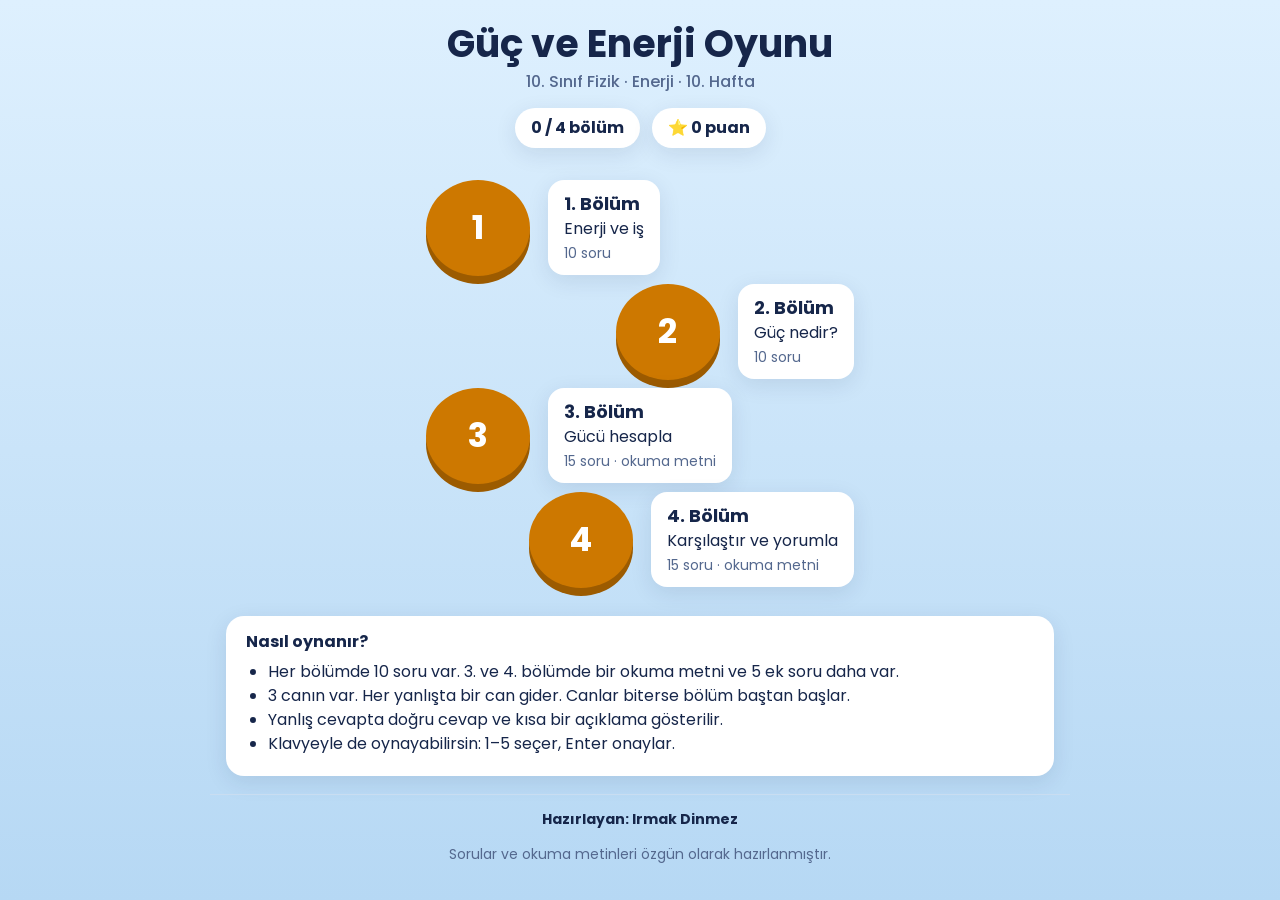
<file: hafta/10/oyun.html>
<!doctype html>
<html lang="tr">
<head>
<meta charset="utf-8">
<meta name="viewport" content="width=device-width, initial-scale=1">
<title>Güç ve Enerji Oyunu · 10. Hafta</title>
<style>
@font-face { font-family: 'Poppins'; src: url('../../assets/fonts/Poppins-Regular.ttf') format('truetype'); font-weight: 400; }
@font-face { font-family: 'Poppins'; src: url('../../assets/fonts/Poppins-Medium.ttf') format('truetype'); font-weight: 500; }
@font-face { font-family: 'Poppins'; src: url('../../assets/fonts/Poppins-Bold.ttf') format('truetype'); font-weight: 700; }
:root {
  --zemin-ust: #def0fe; --zemin-alt: #b6d8f4; --kart: #fff; --kart-2: #f0f7ff;
  --metin: #16264a; --soluk: #54688e; --cizgi: #c9ddf1;
  --vurgu: #cd7800; --mavi: #0070c4; --yesil: #168c48; --kirmizi: #cc2048;
  --golge: 0 6px 22px rgba(22,38,74,.10); --r: 18px;
}
* { box-sizing: border-box; }
html { background: var(--zemin-alt); -webkit-text-size-adjust: 100%; }
body { margin: 0; font-family: 'Poppins', system-ui, sans-serif; color: var(--metin); line-height: 1.5; min-height: 100vh;
  background: var(--zemin-alt) linear-gradient(180deg, var(--zemin-ust), var(--zemin-alt) 900px) no-repeat; }
.sar { max-width: 860px; margin: 0 auto; padding: 0 16px; }
[hidden] { display: none !important; }
.dugme { display: inline-flex; align-items: center; justify-content: center; gap: 8px; border: 0; cursor: pointer;
  font: 700 18px 'Poppins', sans-serif; padding: 14px 26px; border-radius: 16px; min-height: 58px;
  background: var(--vurgu); color: #fff; box-shadow: 0 5px 0 #9c5b00; letter-spacing: .3px; }
.dugme:active { transform: translateY(3px); box-shadow: 0 2px 0 #9c5b00; }
.dugme:disabled { background: #c3d0e0; box-shadow: 0 5px 0 #a3b3c8; cursor: default; color: #fff; }
.dugme.mavi { background: var(--mavi); box-shadow: 0 5px 0 #004f8a; }
.dugme.yesil { background: var(--yesil); box-shadow: 0 5px 0 #0d6233; }
.dugme.kirmizi { background: var(--kirmizi); box-shadow: 0 5px 0 #8f1532; }
.dugme.ikincil { background: var(--kart); color: var(--metin); box-shadow: 0 5px 0 var(--cizgi); }
.dugme:focus-visible, .secenek:focus-visible, .dugum:focus-visible { outline: 4px solid var(--mavi); outline-offset: 3px; }

/* Harita */
.ust { padding: 22px 0 6px; text-align: center; }
.ust h1 { margin: 0; font-size: clamp(26px, 4vw, 38px); line-height: 1.15; }
.ust p { margin: 4px 0 0; color: var(--soluk); font-weight: 500; }
.ozet { display: flex; justify-content: center; gap: 12px; margin: 14px 0 6px; flex-wrap: wrap; }
.ozet span { background: var(--kart); border-radius: 999px; padding: 8px 16px; font-weight: 700; box-shadow: var(--golge); }
.harita { display: flex; flex-direction: column; align-items: center; gap: 8px; padding: 20px 0 10px; }
.dugum-sira { display: flex; align-items: center; gap: 18px; width: 100%; max-width: 560px; }
.dugum-sira:nth-child(odd) { justify-content: flex-start; padding-left: 8%; }
.dugum-sira:nth-child(even) { justify-content: flex-end; padding-right: 8%; }
.dugum { width: 104px; height: 96px; border-radius: 50%; border: 0; cursor: pointer; flex: none;
  background: var(--vurgu); color: #fff; box-shadow: 0 8px 0 #9c5b00; display: grid; place-items: center; font: 700 34px 'Poppins', sans-serif; }
.dugum.bitti { background: var(--yesil); box-shadow: 0 8px 0 #0d6233; }
.dugum:active { transform: translateY(4px); box-shadow: 0 4px 0 #9c5b00; }
.dugum-yazi { background: var(--kart); border-radius: 16px; padding: 10px 16px; box-shadow: var(--golge); max-width: 300px; }
.dugum-yazi b { display: block; font-size: 18px; }
.dugum-yazi small { color: var(--soluk); font-size: 14px; }
.kural { background: var(--kart); border-radius: var(--r); padding: 14px 20px; box-shadow: var(--golge); margin: 18px 0; font-size: 16px; }
.kural ul { margin: 6px 0; padding-left: 22px; }

/* Oyun ekranı */
.oyun-ust { display: flex; align-items: center; gap: 14px; padding: 20px 0 10px; }
.kapat { background: none; border: 0; font-size: 30px; color: var(--soluk); cursor: pointer; width: 52px; height: 52px; border-radius: 12px; }
.ilerleme { flex: 1; height: 20px; background: #fff; border-radius: 999px; overflow: hidden; box-shadow: inset 0 2px 4px rgba(0,0,0,.08); }
.ilerleme i { display: block; height: 100%; width: 0; background: var(--yesil); border-radius: 999px; transition: width .35s; }
.canlar { font-size: 26px; letter-spacing: 2px; white-space: nowrap; }
.canlar .yok { filter: grayscale(1); opacity: .35; }
.etiket { color: var(--vurgu); font-weight: 700; font-size: 15px; text-transform: uppercase; letter-spacing: .6px; margin: 8px 0 2px; }
.soru { font-size: clamp(20px, 2.6vw, 26px); font-weight: 700; margin: 4px 0 14px; line-height: 1.35; }
.gorsel { background: var(--kart); border-radius: var(--r); padding: 10px; margin-bottom: 14px; box-shadow: var(--golge); }
.gorsel svg { display: block; width: 100%; max-width: 520px; margin: 0 auto; height: auto; }
.secenekler { display: grid; gap: 12px; }
.secenek { text-align: left; font: 500 19px 'Poppins', sans-serif; padding: 14px 18px; border-radius: 16px; border: 3px solid var(--cizgi);
  background: var(--kart); color: var(--metin); cursor: pointer; min-height: 62px; box-shadow: 0 4px 0 var(--cizgi); display: flex; gap: 14px; align-items: center; }
.secenek kbd { font: 700 15px 'Poppins', sans-serif; border: 2px solid var(--cizgi); border-radius: 8px; width: 32px; height: 32px; display: grid; place-items: center; flex: none; color: var(--soluk); }
.secenek.secili { border-color: var(--mavi); background: #e6f2fc; box-shadow: 0 4px 0 #8fc1ea; }
.secenek.dogru { border-color: var(--yesil); background: #e8f7ee; box-shadow: 0 4px 0 #9ad6b2; }
.secenek.yanlis { border-color: var(--kirmizi); background: #fdebf0; box-shadow: 0 4px 0 #efa2b5; }
.secenek:disabled { cursor: default; }
.alt-bant { margin-top: 22px; padding: 4px 0 10px; }
.geri { border-radius: var(--r); padding: 14px 18px; margin-bottom: 12px; font-size: 17px; }
.geri.iyi { background: #dff4e7; color: #0d6233; }
.geri.kotu { background: #fde2e9; color: #8f1532; }
.geri b { display: block; font-size: 20px; }
.alt-bant .dugme { width: 100%; }
.okuma { background: var(--kart); border-radius: var(--r); padding: 20px 22px; box-shadow: var(--golge); border-left: 7px solid var(--vurgu); font-size: 18px; }
.okuma h2 { margin: 0 0 8px; font-size: 24px; }
.okuma p { margin: 8px 0; }
.okuma-kucuk { background: var(--kart-2); border-radius: 14px; padding: 10px 14px; font-size: 15px; margin-bottom: 12px; color: var(--soluk); }
.okuma-kucuk summary { cursor: pointer; font-weight: 700; color: var(--metin); }

/* Sonuç */
.sonuc { text-align: center; padding: 40px 0; }
.sonuc .buyuk { font-size: 72px; line-height: 1; }
.sonuc h2 { font-size: 32px; margin: 10px 0; }
.sonuc p { font-size: 18px; color: var(--soluk); }
.sonuc .sira { display: flex; gap: 12px; justify-content: center; flex-wrap: wrap; margin-top: 18px; }
footer { margin-top: 30px; padding: 18px 0 30px; border-top: 1px solid var(--cizgi); color: var(--soluk); font-size: 14px; text-align: center; }
footer b { color: var(--metin); }
</style>
</head>
<body>

<!-- HARİTA -->
<div id="ekranHarita">
  <header class="ust sar">
    <h1>Güç ve Enerji Oyunu</h1>
    <p>10. Sınıf Fizik · Enerji · 10. Hafta</p>
    <div class="ozet"><span id="ozetBolum">0 / 4 bölüm</span><span id="ozetPuan">⭐ 0 puan</span></div>
  </header>
  <main class="sar">
    <div class="harita" id="harita"></div>
    <div class="kural">
      <b>Nasıl oynanır?</b>
      <ul>
        <li>Her bölümde 10 soru var. 3. ve 4. bölümde bir okuma metni ve 5 ek soru daha var.</li>
        <li>3 canın var. Her yanlışta bir can gider. Canlar biterse bölüm baştan başlar.</li>
        <li>Yanlış cevapta doğru cevap ve kısa bir açıklama gösterilir.</li>
        <li>Klavyeyle de oynayabilirsin: 1–5 seçer, Enter onaylar.</li>
      </ul>
    </div>
  </main>
</div>

<!-- SORU -->
<div id="ekranOyun" hidden>
  <div class="sar">
    <div class="oyun-ust">
      <button class="kapat" id="kapatBtn" aria-label="Bölümden çık">✕</button>
      <div class="ilerleme" role="progressbar" aria-label="İlerleme"><i id="ilerlemeCubuk"></i></div>
      <div class="canlar" id="canlar" aria-label="Canlar"></div>
    </div>
    <div id="soruAlan"></div>
    <div class="alt-bant">
      <div id="geriBildirim"></div>
      <button class="dugme" id="anaBtn" disabled>KONTROL ET</button>
    </div>
  </div>
</div>

<!-- SONUÇ -->
<div id="ekranSonuc" hidden>
  <div class="sar sonuc" id="sonucAlan"></div>
</div>

<footer class="sar">
  <p><b>Hazırlayan: Irmak Dinmez</b></p>
  <p>Sorular ve okuma metinleri özgün olarak hazırlanmıştır.</p>
</footer>

<script>
(function () {
  'use strict';
  function $(id) { return document.getElementById(id); }

  // Grafik (SVG). noktalar: [[x, y], ...]; o: { xMax, yMax, yAdim, xAd, yAd, alan (altı boyansın mı), renk }
  function grafik(noktalar, o) {
    var W = 520, H = 270, L = 66, R = 32, T = 28, B = 46, gw = W - L - R, gh = H - T - B, xMax = o.xMax, yMax = o.yMax, adim = o.yAdim;
    function X(x) { return L + x / xMax * gw; } function Y(f) { return T + gh - f / yMax * gh; }
    var s = '<svg viewBox="0 0 ' + W + ' ' + H + '" role="img" aria-label="' + o.yAd + ' – ' + o.xAd + ' grafiği" font-family="Poppins, sans-serif">';
    s += '<rect x="' + L + '" y="' + T + '" width="' + gw + '" height="' + gh + '" fill="#fbfdff"/>';
    for (var x = 0; x <= xMax; x++) s += '<line x1="' + X(x) + '" y1="' + T + '" x2="' + X(x) + '" y2="' + (T + gh) + '" stroke="#c9ddf1"/>' +
      '<text x="' + X(x) + '" y="' + (T + gh + 20) + '" font-size="14" text-anchor="middle" fill="#16264a">' + x + '</text>';
    for (var f = 0; f <= yMax; f += adim) s += '<line x1="' + L + '" y1="' + Y(f) + '" x2="' + (L + gw) + '" y2="' + Y(f) + '" stroke="#c9ddf1"/>' +
      '<text x="' + (L - 8) + '" y="' + (Y(f) + 5) + '" font-size="14" text-anchor="end" fill="#16264a">' + f + '</text>';
    s += '<path d="M' + L + ' ' + (T - 16) + 'V' + (T + gh) + 'H' + (L + gw + 18) + '" fill="none" stroke="#16264a" stroke-width="2.5"/>' +
      '<path d="M' + (L - 7) + ' ' + (T - 9) + 'L' + L + ' ' + (T - 22) + 'L' + (L + 7) + ' ' + (T - 9) + 'Z" fill="#16264a"/>' +
      '<path d="M' + (L + gw + 11) + ' ' + (T + gh - 7) + 'L' + (L + gw + 24) + ' ' + (T + gh) + 'L' + (L + gw + 11) + ' ' + (T + gh + 7) + 'Z" fill="#16264a"/>';
    var d = noktalar.map(function (n, i) { return (i ? 'L' : 'M') + X(n[0]) + ' ' + Y(n[1]); }).join('');
    var renk = o.renk || '#cd7800';
    if (o.alan) s += '<path d="' + d + 'L' + X(noktalar[noktalar.length - 1][0]) + ' ' + Y(0) + 'L' + X(noktalar[0][0]) + ' ' + Y(0) + 'Z" fill="rgba(123,79,201,.22)"/>';
    s += '<path d="' + d + '" fill="none" stroke="' + renk + '" stroke-width="4" stroke-linejoin="round"/>';
    s += '<text x="' + (L + gw / 2) + '" y="' + (H - 6) + '" font-size="14" font-weight="700" text-anchor="middle" fill="#16264a">' + o.xAd + '</text>';
    s += '<text transform="translate(16 ' + (T + gh / 2) + ') rotate(-90)" font-size="14" font-weight="700" text-anchor="middle" fill="#16264a">' + o.yAd + '</text>';
    return s + '</svg>';
  }
  function gucGrafik(n, xMax, yMax, yAdim) { return grafik(n, { xMax: xMax, yMax: yMax, yAdim: yAdim, xAd: 'Zaman t (s)', yAd: 'Güç P (W)', alan: true, renk: '#7b4fc9' }); }
  function isGrafik(n, xMax, yMax, yAdim) { return grafik(n, { xMax: xMax, yMax: yMax, yAdim: yAdim, xAd: 'Zaman t (s)', yAd: 'İş W (J)' }); }

  // ---------------- SORULAR (özgün) ----------------
  // s: soru, g: grafik, c: seçenekler (ilki DOĞRU, ekranda karıştırılır), a: açıklama
  var BOLUMLER = [
    { ad: '1. Bölüm', konu: 'Enerji ve iş', ikon: '1', sorular: [
      { s: 'Fizikte enerji ne demektir?', c: ['İş yapabilme yeteneği', 'Birim zamanda yapılan iş', 'Bir cisme uygulanan kuvvet', 'Cismin aldığı yol', 'Cismin kütlesi'], a: 'Enerji, iş yapabilme yeteneğidir. Kömür, yüksekteki su ya da gerilmiş bir yay iş yapabilir; bu yüzden enerjileri vardır.' },
      { s: 'Enerjinin SI birimi hangisidir?', c: ['joule (J)', 'watt (W)', 'newton (N)', 'metre (m)', 'saniye (s)'], a: 'Enerji de iş gibi joule ile ölçülür. İş, aktarılan enerji olduğu için ikisinin birimi aynıdır.' },
      { s: 'Bir vinç, bir yüke 3000 J iş yaparak onu yukarı kaldırıyor. Yükün enerjisi ne kadar artar?', c: ['3000 J', '0 J', '1500 J', '6000 J', 'Yükün ağırlığı bilinmeden söylenemez'], a: 'Bir cisme yapılan iş, o cisme aktarılan enerjiye eşittir: yükün enerjisi 3000 J artar.' },
      { s: 'Aşağıdakilerin hangisinde iş yapılarak bir cisme enerji aktarılır?', c: ['Bir öğrenci çantasını yerden masaya kaldırıyor.', 'Bir lamba tavanda asılı duruyor.', 'Bir kitap rafta duruyor.', 'Bir kişi duvarı itiyor, duvar kıpırdamıyor.', 'Bir garson tepsiyi elinde tutarak bekliyor.'], a: 'Yalnızca çanta kuvvet yönünde yol alıyor. İş yapılır ve çantanın enerjisi artar.' },
      { s: 'Elif bir duvarı dakikalarca itiyor ama duvar kıpırdamıyor. Elif çok yorulsa da duvarın enerjisi için ne söylenebilir?', c: ['Değişmez, çünkü duvara iş yapılmadı', 'Elif\'in harcadığı kadar artar', 'Azalır', 'İki katına çıkar', 'Süreyle orantılı artar'], a: 'Duvar yol almadığı için ona iş yapılmaz, enerji aktarılmaz. Elif\'in yorulması vücudunun içindeki enerji dönüşümlerinden kaynaklanır.' },
      { s: 'İş ile enerjinin birimleri için hangisi doğrudur?', c: ['İkisi de joule ile ölçülür', 'İş joule, enerji watt ile ölçülür', 'İş newton, enerji joule ile ölçülür', 'İş watt, enerji joule ile ölçülür', 'İkisinin birimi yoktur'], a: 'İş, aktarılan enerji miktarıdır. Bu yüzden ikisinin birimi de joule (J) olur.' },
      { s: 'Bir buhar makinesinde kömür yandıkça su yukarıdaki depoya pompalanıyor. Bu olayda ne olur?', c: ['Kömürün enerjisi iş yoluyla suya aktarılır', 'Suyun enerjisi kömüre aktarılır', 'Hiç enerji aktarılmaz', 'Enerji yok olur', 'Su yükseldikçe enerjisi azalır'], a: 'Makine, kömürdeki enerjiyi kullanarak suya iş yapar. Yükselen su enerji kazanır; artık o da iş yapabilir.' },
      { s: 'Bir yayı germek için 9 J iş yapılıyor. Gerilmiş yayın enerjisi ne kadar artar?', c: ['9 J', '0 J', '4,5 J', '18 J', '81 J'], a: 'Yaya yapılan 9 J iş, yaya aktarılan enerjidir. Gerilmiş yay bu enerjiyle bir oku fırlatabilir.' },
      { s: '5 kJ enerji kaç joule\'dür?', c: ['5000 J', '500 J', '50 J', '0,005 J', '50 000 J'], a: 'k (kilo) = 1000. 5 kJ = 5000 J.' },
      { s: 'Depoya pompalanmış su bırakılınca bir su çarkını döndürüp kova kaldırabiliyor. Buna göre yüksekteki su için ne söylenebilir?', c: ['Enerjisi vardır, çünkü iş yapabilir', 'Enerjisi yoktur, çünkü duruyordur', 'Yalnızca hareket ederken enerjisi vardır', 'Gücü vardır ama enerjisi yoktur', 'Kuvveti olmadığı için iş yapamaz'], a: 'İş yapabilen her şeyin enerjisi vardır. Depoda bekleyen su da bırakılınca iş yapabildiği için enerjiye sahiptir.' }
    ] },
    { ad: '2. Bölüm', konu: 'Güç nedir?', ikon: '2', sorular: [
      { s: 'Fizikte güç ne demektir?', c: ['Birim zamanda yapılan iş', 'İş yapabilme yeteneği', 'Kuvvet ile yolun çarpımı', 'Bir cismin ağırlığı', 'Toplam yapılan iş'], a: 'Güç, iş yapma hızıdır: bir saniyede ne kadar iş yapıldığını (ne kadar enerji aktarıldığını) gösterir.' },
      { s: 'Gücün SI birimi hangisidir?', c: ['watt (W)', 'joule (J)', 'newton (N)', 'kilogram (kg)', 'metre/saniye (m/s)'], a: 'Güç = iş / süre olduğundan birimi J/s\'dir. Buna watt (W) denir.' },
      { s: '1 watt nedir?', c: ['Her saniyede 1 joule iş yapmak', '1 N\'luk kuvvetin 1 m yol aldırması', '1 saniyede 1 metre gitmek', '1 kg\'lık cismi 1 m kaldırmak', '1 joule\'lük enerjinin tamamı'], a: '1 W = 1 J / 1 s.' },
      { s: 'Güç, iş (W) ve süre (t) arasındaki doğru bağıntı hangisidir?', c: ['P = W / t', 'P = W · t', 'P = t / W', 'P = W + t', 'P = W − t'], a: 'Güç, işle doğru, süreyle ters orantılıdır: P = W / t.' },
      { s: 'İki vinç aynı yükü aynı yüksekliğe kaldırıyor. A vinci 10 s, B vinci 30 s sürüyor. Hangisi doğrudur?', c: ['İşler eşit, A\'nın gücü B\'ninkinin 3 katı', 'A daha çok iş yapar', 'B daha çok iş yapar', 'İşler eşit, güçler de eşit', 'B\'nin gücü A\'nınkinin 3 katı'], a: 'Aynı yük aynı yüksekliğe çıktığı için iş eşittir. A bu işi 3 kat kısa sürede yaptığı için gücü 3 katıdır.' },
      { s: 'Bir motor aynı sürede iki kat iş yaparsa gücü nasıl değişir?', c: ['2 katına çıkar', 'Yarıya iner', 'Değişmez', '4 katına çıkar', 'Sıfır olur'], a: 'P = W / t. Süre aynı, iş 2 katı → güç 2 katı.' },
      { s: 'Aynı iş iki kat uzun sürede yapılırsa güç nasıl değişir?', c: ['Yarıya iner', '2 katına çıkar', 'Değişmez', '4 katına çıkar', 'Dörtte birine iner'], a: 'P = W / t. İş aynı, süre 2 katı → güç yarıya iner.' },
      { s: 'James Watt, buhar makinelerinin gücünü müşterilerine neyle karşılaştırarak anlattı?', c: ['Atların iş yapma hızıyla', 'Rüzgârın hızıyla', 'Kömürün ağırlığıyla', 'Güneş ışığıyla', 'Suyun sıcaklığıyla'], a: 'Madenlerde su önceden atlarla çıkarılıyordu. Watt da makinesinin kaç ata bedel olduğunu söyledi; "beygir gücü" buradan gelir.' },
      { s: '1 kilowatt (kW) kaç watt\'tır?', c: ['1000 W', '100 W', '10 W', '1 000 000 W', '0,001 W'], a: 'k (kilo) = 1000. 1 kW = 1000 W.' },
      { s: 'Aşağıdakilerden hangisi bir güç birimi DEĞİLDİR?', c: ['joule', 'watt', 'kilowatt', 'beygir gücü', 'joule/saniye'], a: 'Joule iş ve enerji birimidir. Watt, kilowatt, J/s ve beygir gücü ise güç birimleridir.' }
    ] },
    { ad: '3. Bölüm', konu: 'Gücü hesapla', ikon: '3', sorular: [
      { s: 'Bir motor 600 J işi 3 saniyede yapıyor. Motorun gücü kaç watt\'tır?', c: ['200 W', '1800 W', '603 W', '597 W', '0,005 W'], a: 'P = W / t = 600 J / 3 s = 200 W.' },
      { s: 'Gücü 1500 W olan bir motor 10 saniye çalışıyor. Motor kaç joule iş yapar?', c: ['15 000 J', '150 J', '1510 J', '1490 J', '1500 J'], a: 'W = P · t = 1500 W · 10 s = 15 000 J.' },
      { s: 'Gücü 800 W olan bir motor 4000 J işi kaç saniyede yapar?', c: ['5 s', '3 200 000 s', '0,2 s', '4800 s', '50 s'], a: 't = W / P = 4000 J / 800 W = 5 s.' },
      { s: 'Ağırlığı 500 N olan Ece, 4 m yüksekliğe merdivenle 8 saniyede çıkıyor. Ece\'nin gücü kaç watt\'tır?', c: ['250 W', '2000 W', '1000 W', '62,5 W', '16 000 W'], a: 'W = 500 N · 4 m = 2000 J. P = 2000 J / 8 s = 250 W.' },
      { s: 'Bir vinç, ağırlığı 2000 N olan yükü sabit hızla 15 m yükseğe 30 saniyede çıkarıyor. Vincin gücü kaç watt\'tır?', c: ['1000 W', '30 000 W', '4000 W', '2250 W', '900 W'], a: 'W = 2000 N · 15 m = 30 000 J. P = 30 000 J / 30 s = 1000 W.' },
      { s: 'Bir motorun yaptığı işin zamana göre değişimi grafikteki gibidir. Motorun gücü kaç watt\'tır?', g: isGrafik([[0, 0], [10, 2000]], 10, 2500, 500), c: ['200 W', '2000 W', '20 000 W', '10 W', '100 W'], a: 'İş–zaman grafiğinin eğimi gücü verir: 2000 J / 10 s = 200 W.' },
      { s: 'Bir motorun gücü grafikteki gibi sabit kalıyor. 0–6 s arasında aktarılan enerji kaç joule\'dür?', g: gucGrafik([[0, 300], [6, 300]], 6, 400, 100), c: ['1800 J', '300 J', '50 J', '306 J', '900 J'], a: 'Güç–zaman grafiğinin altındaki alan aktarılan enerjiyi verir: 300 W · 6 s = 1800 J.' },
      { s: 'Bir motorun gücünün zamana göre değişimi grafikteki gibidir. 0–5 s arasında yapılan iş kaç joule\'dür?', g: gucGrafik([[0, 400], [2, 400], [2, 200], [5, 200]], 5, 500, 100), c: ['1400 J', '2000 J', '1500 J', '600 J', '800 J'], a: 'İki dikdörtgen: 400 W · 2 s = 800 J ve 200 W · 3 s = 600 J. Toplam 1400 J.' },
      { s: 'Gücü 2000 W olan bir su ısıtıcısı 1 dakika çalışıyor. Isıtıcı suya kaç joule enerji aktarır?', c: ['120 000 J', '2000 J', '2060 J', '33,3 J', '12 000 J'], a: '1 dakika = 60 s. E = P · t = 2000 W · 60 s = 120 000 J.' },
      { s: 'İş–zaman grafiğinde doğrunun eğimi neyi verir?', c: ['Gücü', 'Toplam enerjiyi', 'Kuvveti', 'Yolu', 'Süreyi'], a: 'Eğim = iş / süre = güç. Eğim büyüdükçe güç büyür.' }
    ], okuma: {
      baslik: 'Tepedeki depo',
      metin: [
        'Dağ köyü Yeşilyurt\'ta evlere su, tepedeki depodan gelir. Su, dere kenarındaki bir pompayla 12 metre yükseklikteki bu depoya çıkarılır.',
        'Köy her gün toplam ağırlığı 30 000 N olan suyu kullanır. Eski pompanın motorunun gücü 600 W\'tır ve suyu sabit hızla yukarı çıkarır.',
        'Muhtar, pompanın daha kısa sürede çalışması için gücü 1200 W olan yeni bir motor almayı düşünüyor. Bir komşu ise "Yeni motor suyu daha yükseğe çıkarmaz ki, aynı işi yapar." diyor.'
      ],
      sorular: [
        { s: 'Pompa, köyün günlük suyunu depoya çıkarmak için kaç joule iş yapar?', c: ['360 000 J', '30 012 J', '2500 J', '36 000 J', '7200 J'], a: 'W = ağırlık × yükseklik = 30 000 N · 12 m = 360 000 J.' },
        { s: 'Bu işle depodaki suya ne kadar enerji aktarılmış olur?', c: ['360 000 J', '0 J', '600 J', '180 000 J', '720 000 J'], a: 'Yapılan iş, aktarılan enerjiye eşittir: suyun enerjisi 360 000 J artar.' },
        { s: 'Eski pompa (600 W) bu işi kaç saniyede yapar?', c: ['600 s', '216 000 000 s', '60 s', '6000 s', '300 s'], a: 't = W / P = 360 000 J / 600 W = 600 s, yani 10 dakika.' },
        { s: 'Yeni motor (1200 W) aynı işi kaç saniyede yapar?', c: ['300 s', '600 s', '1200 s', '150 s', '30 s'], a: 't = 360 000 J / 1200 W = 300 s. Güç iki katına çıkınca süre yarıya iner.' },
        { s: 'Komşunun sözü için hangisi doğrudur?', c: ['Haklı, iş aynıdır; ama yeni motor bu işi yarı sürede bitirir', 'Haksız, yeni motor iki kat iş yapar', 'Haksız, yeni motor daha az iş yapar', 'Haklı, iki motorun hiçbir farkı yoktur', 'Haksız, iş süreye bağlıdır'], a: 'İş, suyun ağırlığına ve yüksekliğe bağlıdır; ikisi de değişmiyor. Güç büyüyünce değişen şey süredir.' }
      ] } },
    { ad: '4. Bölüm', konu: 'Karşılaştır ve yorumla', ikon: '4', sorular: [
      { s: 'Ali (600 N) 5 m yüksekliğe 10 saniyede, Banu (450 N) aynı yüksekliğe 6 saniyede çıkıyor. Kimin gücü daha büyüktür?', c: ['Banu\'nun (375 W)', 'Ali\'nin (300 W)', 'Eşittir', 'Daha ağır olanın', 'Yükseklik aynı olduğu için karşılaştırılamaz'], a: 'Ali: 3000 J / 10 s = 300 W. Banu: 2250 J / 6 s = 375 W.' },
      { s: 'Önceki sorudaki Ali ve Banu için hangisi doğrudur?', c: ['Ali daha çok iş yaptı, Banu\'nun gücü daha büyük', 'Banu hem daha çok iş yaptı hem gücü daha büyük', 'Ali\'nin hem işi hem gücü daha büyük', 'İşleri eşit, güçleri farklı', 'İşleri farklı, güçleri eşit'], a: 'Ali 3000 J, Banu 2250 J iş yaptı. Ama Banu işini çok daha kısa sürede yaptığı için gücü daha büyük.' },
      { s: 'Bir motorun yaptığı iş de, bu işi yaptığı süre de iki katına çıkıyor. Gücü nasıl değişir?', c: ['Değişmez', '2 katına çıkar', '4 katına çıkar', 'Yarıya iner', 'Dörtte birine iner'], a: 'P = (2W) / (2t) = W / t. Güç aynı kalır.' },
      { s: 'Yapılan iş 3 katına çıkarken süre yarıya iniyor. Güç kaç katına çıkar?', c: ['6', '1,5', '3', '2', '9'], a: 'P = (3W) / (t/2) = 6 · W / t.' },
      { s: '10 W\'lık bir LED lamba ile 2000 W\'lık bir ısıtıcı aynı süre çalışıyor. Isıtıcının aktardığı enerji lambanınkinin kaç katıdır?', c: ['200', '20', '2000', '10', '1990'], a: 'Aynı sürede enerji güçle orantılıdır: 2000 / 10 = 200 kat.' },
      { s: '1 beygir gücü yaklaşık 750 W kabul edilirse 4 beygir gücündeki bir motorun gücü yaklaşık kaç watt\'tır?', c: ['3000 W', '754 W', '187,5 W', '750 W', '30 000 W'], a: '4 · 750 W = 3000 W, yani 3 kW.' },
      { s: 'Bir motorun gücü grafikteki gibi düzgün artıyor. 0–4 s arasında aktarılan enerji kaç joule\'dür?', g: gucGrafik([[0, 0], [4, 500]], 4, 600, 100), c: ['1000 J', '2000 J', '500 J', '125 J', '504 J'], a: 'Güç–zaman grafiğinin altı bir üçgendir: ½ · 4 s · 500 W = 1000 J.' },
      { s: 'Bir motorun yaptığı işin zamana göre değişimi grafikteki gibidir. 5–8 s arasında motorun gücü kaç watt\'tır?', g: isGrafik([[0, 0], [5, 1500], [8, 1500]], 8, 2000, 500), c: ['0 W', '300 W', '1500 W', '500 W', '187,5 W'], a: '5–8 s arasında iş artmıyor (grafik yatay). İş yapılmadığı için güç sıfırdır. 0–5 s arasında güç 1500 / 5 = 300 W\'tır.' },
      { s: 'Bir asansör, toplam ağırlığı 8000 N olan kabini sabit hızla 20 m yukarı 40 saniyede çıkarıyor. Asansör motorunun gücü kaç kW\'tır?', c: ['4 kW', '160 kW', '400 kW', '0,4 kW', '40 kW'], a: 'W = 8000 · 20 = 160 000 J. P = 160 000 / 40 = 4000 W = 4 kW.' },
      { s: 'Bir öğrenci "Gücü büyük olan motor her zaman daha çok iş yapar." diyor. Bu söz için hangisi doğrudur?', c: ['Yanlış; güçlü motor aynı işi daha kısa sürede yapar, toplam iş çalışma süresine de bağlıdır', 'Doğru; güç ve iş aynı şeydir', 'Doğru; güç arttıkça iş her zaman artar', 'Yanlış; güçlü motor her zaman daha az iş yapar', 'Yanlış; güç ile işin hiçbir ilişkisi yoktur'], a: 'W = P · t. Güçlü bir motor kısa süre çalışırsa, zayıf bir motorun uzun sürede yaptığından daha az iş yapabilir.' }
    ], okuma: {
      baslik: 'Kule yarışı',
      metin: [
        'Okulun spor şenliğinde Defne ve Kaan, 15 metre yükseklikteki gözetleme kulesinin merdivenini çıkıyor. Defne\'nin ağırlığı 500 N, Kaan\'ınki 600 N.',
        'Defne kuleyi 25 saniyede, Kaan 40 saniyede çıkıyor. İkisi de tepeye vardıktan sonra 2 dakika boyunca yerinde durup manzarayı izliyor.',
        'Beden eğitimi öğretmeni Selin Hanım, "Bu yarışı en çok iş yapan değil, gücü en büyük olan kazanır." diyerek sonucu hesaplıyor.'
      ],
      sorular: [
        { s: 'Defne kuleye çıkarken kaç joule iş yapar?', c: ['7500 J', '515 J', '12 500 J', '33,3 J', '9000 J'], a: 'W = 500 N · 15 m = 7500 J.' },
        { s: 'Defne\'nin gücü kaç watt\'tır?', c: ['300 W', '7500 W', '187,5 W', '20 W', '600 W'], a: 'P = 7500 J / 25 s = 300 W.' },
        { s: 'Kaan\'ın gücü kaç watt\'tır?', c: ['225 W', '9000 W', '360 W', '240 W', '15 W'], a: 'W = 600 N · 15 m = 9000 J. P = 9000 J / 40 s = 225 W.' },
        { s: 'Selin Hanım\'a göre yarışı kim kazanır?', c: ['Defne, çünkü gücü daha büyük', 'Kaan, çünkü daha çok iş yaptı', 'Kaan, çünkü daha ağır', 'Berabere, çünkü yükseklik aynı', 'Defne, çünkü daha çok iş yaptı'], a: 'Kaan daha çok iş yaptı (9000 J > 7500 J) ama Defne\'nin gücü daha büyük (300 W > 225 W).' },
        { s: 'Tepede 2 dakika yerinde dururken Defne kaç joule iş yapar?', c: ['0 J', '7500 J', '36 000 J', '300 J', '60 000 J'], a: 'Yerinde dururken yol almıyor, iş yapmıyor. İş sıfır olduğu için bu sürede gücü de sıfırdır.' }
      ] } }
  ];

  // ---------------- Kayıt (yalnızca bu tarayıcıda) ----------------
  var ANAHTAR = 'fizik10-h10-oyun';
  var kayit = { bitti: [false, false, false, false], puan: 0 };
  try { var k = JSON.parse(localStorage.getItem(ANAHTAR)); if (k && k.bitti) kayit = k; } catch (e) {}
  function sakla() { try { localStorage.setItem(ANAHTAR, JSON.stringify(kayit)); } catch (e) {} }

  // ---------------- Harita ----------------
  function haritaCiz() {
    $('harita').innerHTML = BOLUMLER.map(function (b, i) {
      var n = b.sorular.length + (b.okuma ? b.okuma.sorular.length : 0);
      return '<div class="dugum-sira"><button class="dugum' + (kayit.bitti[i] ? ' bitti' : '') + '" data-b="' + i + '" aria-label="' + b.ad + ': ' + b.konu + '">' + (kayit.bitti[i] ? '✓' : b.ikon) + '</button>' +
        '<div class="dugum-yazi"><b>' + b.ad + '</b>' + b.konu + '<br><small>' + n + ' soru' + (b.okuma ? ' · okuma metni' : '') + '</small></div></div>';
    }).join('');
    $('harita').querySelectorAll('.dugum').forEach(function (d) { d.onclick = function () { basla(+d.dataset.b); }; });
    $('ozetBolum').textContent = kayit.bitti.filter(Boolean).length + ' / 4 bölüm';
    $('ozetPuan').textContent = '⭐ ' + kayit.puan + ' puan';
  }
  function ekran(ad) { ['Harita', 'Oyun', 'Sonuc'].forEach(function (e) { $('ekran' + e).hidden = e !== ad; }); window.scrollTo(0, 0); }

  // ---------------- Oyun akışı ----------------
  var o = null;
  function karistir(a) { a = a.slice(); for (var i = a.length - 1; i > 0; i--) { var j = Math.floor(Math.random() * (i + 1)); var t = a[i]; a[i] = a[j]; a[j] = t; } return a; }
  function basla(bi) {
    var b = BOLUMLER[bi], adimlar = b.sorular.map(function (s) { return { tur: 'soru', s: s }; });
    if (b.okuma) {
      adimlar.push({ tur: 'okuma' });
      b.okuma.sorular.forEach(function (s) { adimlar.push({ tur: 'soru', s: s, okuma: true }); });
    }
    o = { bi: bi, adimlar: adimlar, i: 0, can: 3, dogru: 0, secim: null, durum: 'sec' };
    ekran('Oyun'); goster();
  }
  function soruSayisi() { return o.adimlar.filter(function (a) { return a.tur === 'soru'; }).length; }
  function canCiz() {
    var h = ''; for (var i = 0; i < 3; i++) h += '<span class="' + (i < o.can ? '' : 'yok') + '">❤️</span>';
    $('canlar').innerHTML = h; $('canlar').setAttribute('aria-label', o.can + ' can kaldı');
  }
  function goster() {
    var a = o.adimlar[o.i], b = BOLUMLER[o.bi];
    $('ilerlemeCubuk').style.width = (o.i / o.adimlar.length * 100) + '%';
    canCiz(); $('geriBildirim').innerHTML = '';
    var btn = $('anaBtn'); btn.className = 'dugme';
    if (a.tur === 'okuma') {
      $('soruAlan').innerHTML = '<p class="etiket">Okuma metni</p><div class="okuma"><h2>' + b.okuma.baslik + '</h2>' +
        b.okuma.metin.map(function (p) { return '<p>' + p + '</p>'; }).join('') + '</div><p style="color:var(--soluk)">Metni dikkatle oku. Sonraki 5 soru bu metinle ilgili. Soruları cevaplarken metni yeniden açabilirsin.</p>';
      btn.textContent = 'OKUDUM, DEVAM'; btn.disabled = false; o.durum = 'okuma'; btn.focus(); return;
    }
    var s = a.s; o.secenekler = karistir(s.c); o.secim = null; o.durum = 'sec';
    var no = o.adimlar.slice(0, o.i + 1).filter(function (x) { return x.tur === 'soru'; }).length;
    $('soruAlan').innerHTML =
      '<p class="etiket">' + b.ad + ' · Soru ' + no + ' / ' + soruSayisi() + '</p>' +
      (a.okuma ? '<details class="okuma-kucuk"><summary>Metni yeniden oku: ' + b.okuma.baslik + '</summary>' + b.okuma.metin.map(function (p) { return '<p>' + p + '</p>'; }).join('') + '</details>' : '') +
      '<div class="soru">' + s.s + '</div>' +
      (s.g ? '<div class="gorsel">' + s.g + '</div>' : '') +
      '<div class="secenekler">' + o.secenekler.map(function (c, i) { return '<button class="secenek" data-i="' + i + '"><kbd>' + (i + 1) + '</kbd><span>' + c + '</span></button>'; }).join('') + '</div>';
    $('soruAlan').querySelectorAll('.secenek').forEach(function (el) { el.onclick = function () { sec(+el.dataset.i); }; });
    btn.textContent = 'KONTROL ET'; btn.disabled = true;
  }
  function sec(i) {
    if (o.durum !== 'sec') return;
    o.secim = i;
    $('soruAlan').querySelectorAll('.secenek').forEach(function (el) { el.classList.toggle('secili', +el.dataset.i === i); });
    $('anaBtn').disabled = false;
  }
  function kontrol() {
    var a = o.adimlar[o.i], dogruMetin = a.s.c[0], ok = o.secenekler[o.secim] === dogruMetin;
    o.durum = 'cevap';
    var els = $('soruAlan').querySelectorAll('.secenek');
    els.forEach(function (el) {
      el.disabled = true;
      var c = o.secenekler[+el.dataset.i];
      if (c === dogruMetin) el.classList.add('dogru');
      else if (+el.dataset.i === o.secim) el.classList.add('yanlis');
    });
    if (ok) { o.dogru++; ses(true); }
    else { o.can--; ses(false); canCiz(); }
    $('geriBildirim').innerHTML = '<div class="geri ' + (ok ? 'iyi' : 'kotu') + '"><b>' + (ok ? 'Harika!' : 'Doğru cevap: ' + dogruMetin) + '</b>' + a.s.a + '</div>';
    var btn = $('anaBtn'); btn.disabled = false;
    if (!ok && o.can <= 0) { btn.textContent = 'CANLAR BİTTİ'; btn.className = 'dugme kirmizi'; o.durum = 'bitti-can'; }
    else { btn.textContent = 'DEVAM'; btn.className = 'dugme ' + (ok ? 'yesil' : 'kirmizi'); }
    btn.focus({ preventScroll: true });
    $('anaBtn').scrollIntoView({ behavior: 'smooth', block: 'nearest' });
  }
  function ilerle() {
    if (o.durum === 'bitti-can') return sonuc(false);
    o.i++;
    if (o.i >= o.adimlar.length) return sonuc(true);
    goster();
  }
  $('anaBtn').onclick = function () {
    if (o.durum === 'sec' && o.secim !== null) kontrol();
    else if (o.durum === 'okuma' || o.durum === 'cevap' || o.durum === 'bitti-can') ilerle();
  };
  $('kapatBtn').onclick = function () { if (confirm('Bölümden çıkmak istiyor musun? İlerlemen kaydedilmez.')) { ekran('Harita'); haritaCiz(); } };
  document.addEventListener('keydown', function (e) {
    if ($('ekranOyun').hidden || !o) return;
    if (o.durum === 'sec' && e.key >= '1' && e.key <= '5') { sec(+e.key - 1); e.preventDefault(); }
    else if (e.key === 'Enter' && !$('anaBtn').disabled && document.activeElement !== $('anaBtn')) { $('anaBtn').click(); e.preventDefault(); }
  });

  function sonuc(basarili) {
    var b = BOLUMLER[o.bi], n = soruSayisi(), h;
    if (basarili) {
      var yeni = !kayit.bitti[o.bi], puan = o.dogru * 10 + o.can * 5;
      kayit.bitti[o.bi] = true; kayit.puan += puan; sakla();
      h = '<div class="buyuk">' + (o.can === 3 ? '🏆' : '🎉') + '</div><h2>' + b.ad + ' tamamlandı!</h2>' +
        '<p>' + n + ' sorudan ' + o.dogru + ' doğru · kalan can: ' + o.can + ' · +' + puan + ' puan</p>' +
        (o.can === 3 ? '<p><b>Hiç can kaybetmeden bitirdin!</b></p>' : '') +
        '<div class="sira">' + (o.bi < 3 ? '<button class="dugme" id="sonrakiB">' + BOLUMLER[o.bi + 1].ad.toUpperCase() + ' →</button>' : '') +
        '<button class="dugme ikincil" id="haritaB">BÖLÜMLER</button></div>';
    } else {
      h = '<div class="buyuk">💔</div><h2>Canların bitti</h2><p>Sorun değil! Açıklamaları hatırlayarak bölümü baştan dene.</p>' +
        '<div class="sira"><button class="dugme" id="tekrarB">BAŞTAN DENE</button><button class="dugme ikincil" id="haritaB">BÖLÜMLER</button></div>';
    }
    $('sonucAlan').innerHTML = h; ekran('Sonuc');
    var bi = o.bi;
    if ($('sonrakiB')) $('sonrakiB').onclick = function () { basla(bi + 1); };
    if ($('tekrarB')) $('tekrarB').onclick = function () { basla(bi); };
    $('haritaB').onclick = function () { ekran('Harita'); haritaCiz(); };
  }

  // Kısa ses efektleri (kodla üretilir, dış dosya yok)
  var AC = null;
  function ses(iyi) {
    try {
      AC = AC || new (window.AudioContext || window.webkitAudioContext)();
      var t = AC.currentTime, notalar = iyi ? [660, 880] : [300, 220];
      notalar.forEach(function (f, i) {
        var os = AC.createOscillator(), g = AC.createGain();
        os.type = iyi ? 'triangle' : 'sine'; os.frequency.value = f;
        g.gain.setValueAtTime(0.0001, t + i * 0.11); g.gain.exponentialRampToValueAtTime(0.18, t + i * 0.11 + 0.02);
        g.gain.exponentialRampToValueAtTime(0.0001, t + i * 0.11 + 0.18);
        os.connect(g); g.connect(AC.destination); os.start(t + i * 0.11); os.stop(t + i * 0.11 + 0.2);
      });
    } catch (e) {}
  }

  haritaCiz();
})();
</script>
<script>
// Sitede iframe içinde açılınca yüksekliği hafta sayfasına bildir (kaydırma çubuğu olmasın)
(function () {
  if (window.parent === window) return;
  var son = 0;
  function bildir() { var ft = document.querySelector('footer'), h = Math.ceil(ft.getBoundingClientRect().bottom + window.scrollY + 8); if (Math.abs(h - son) > 2) { son = h; window.parent.postMessage({ tip: 'fizik-yukseklik', h: h }, '*'); } }
  if (window.ResizeObserver) new ResizeObserver(bildir).observe(document.body);
  window.addEventListener('load', bildir); setInterval(bildir, 1000);
})();
</script>
</body>
</html>
</file>
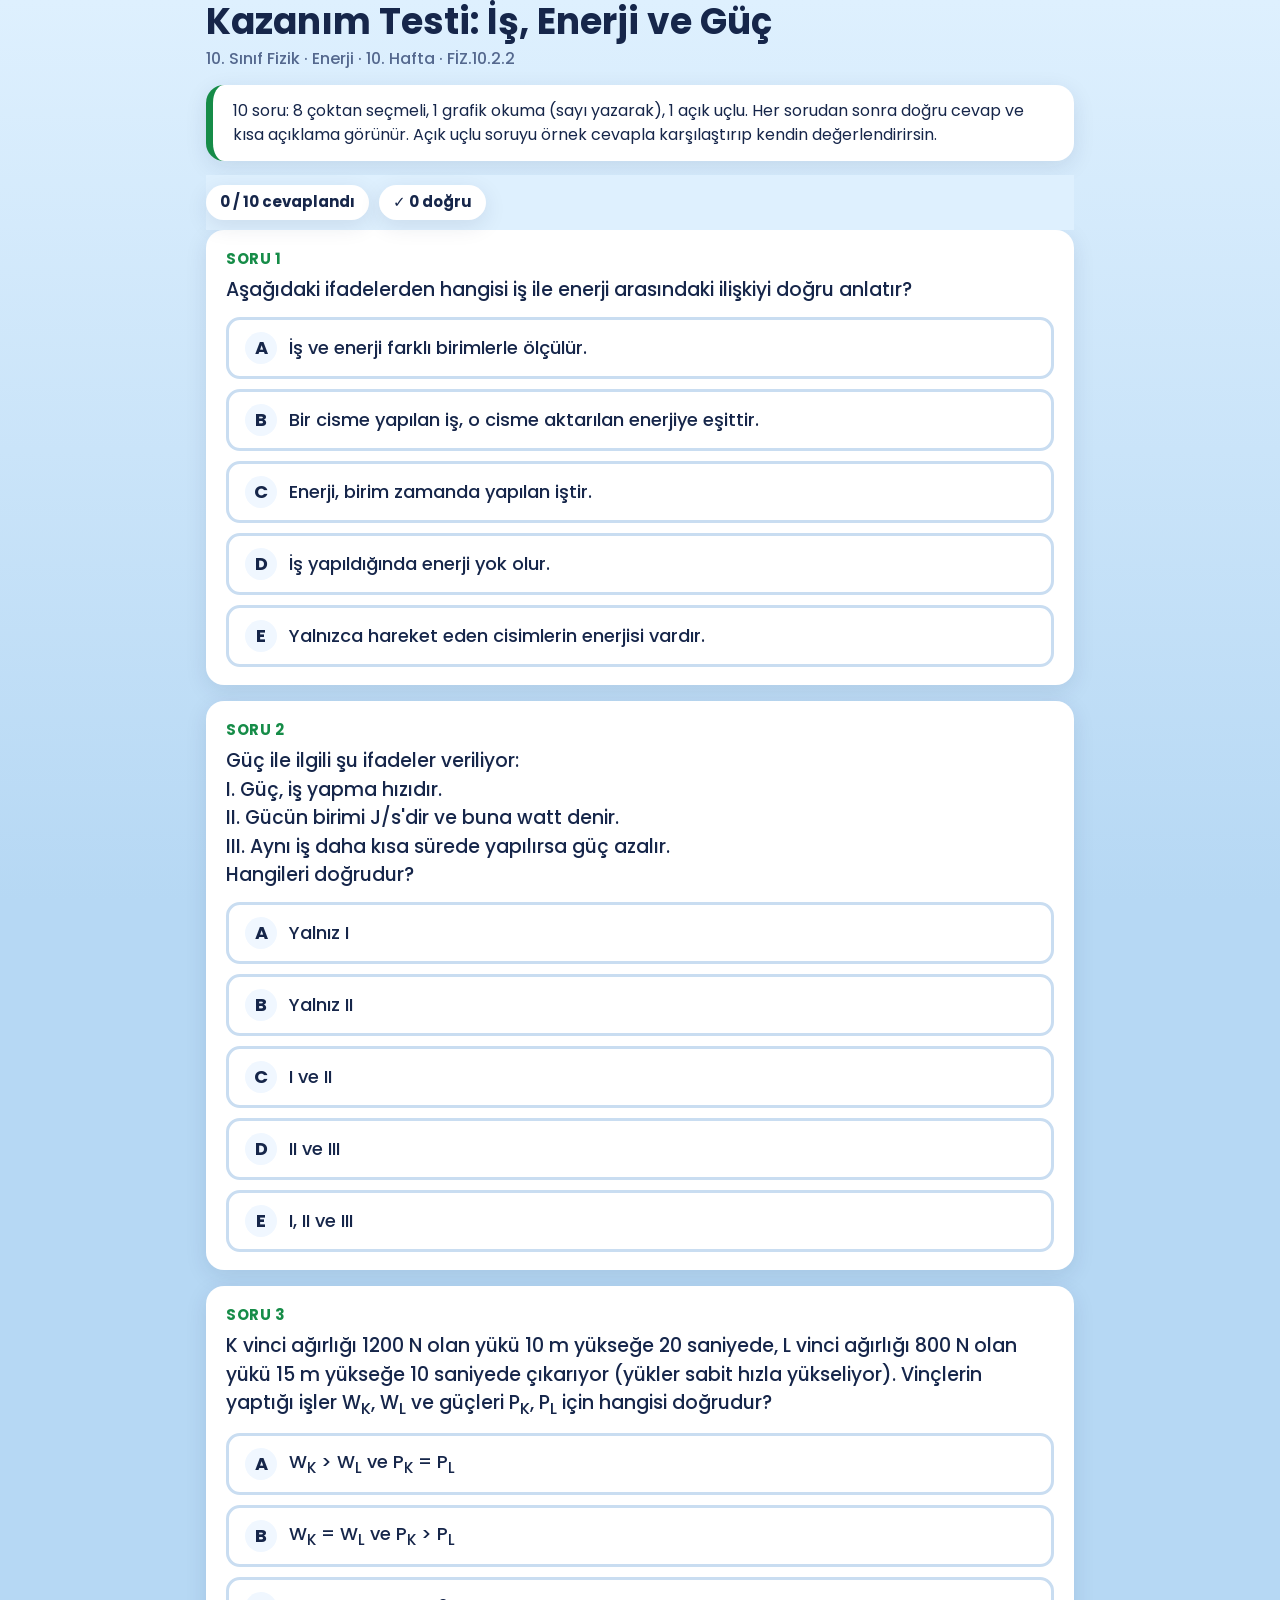
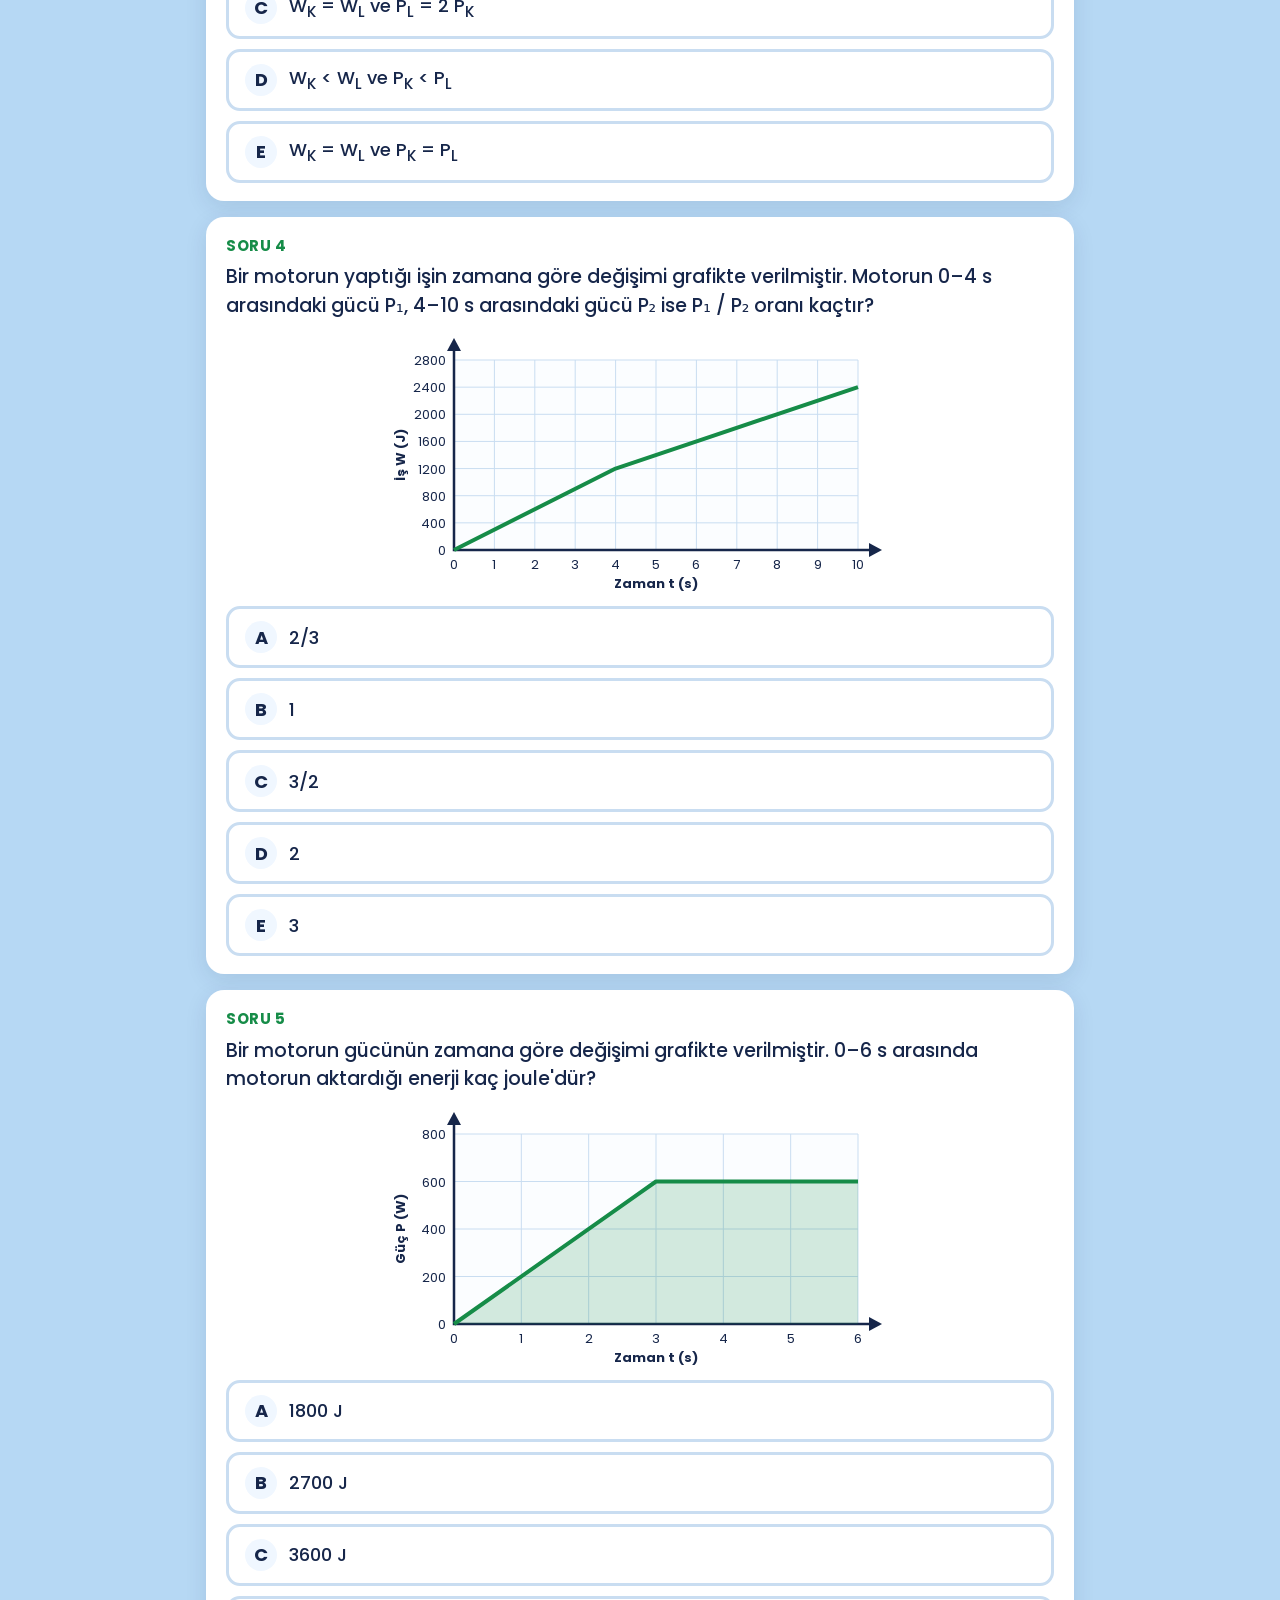
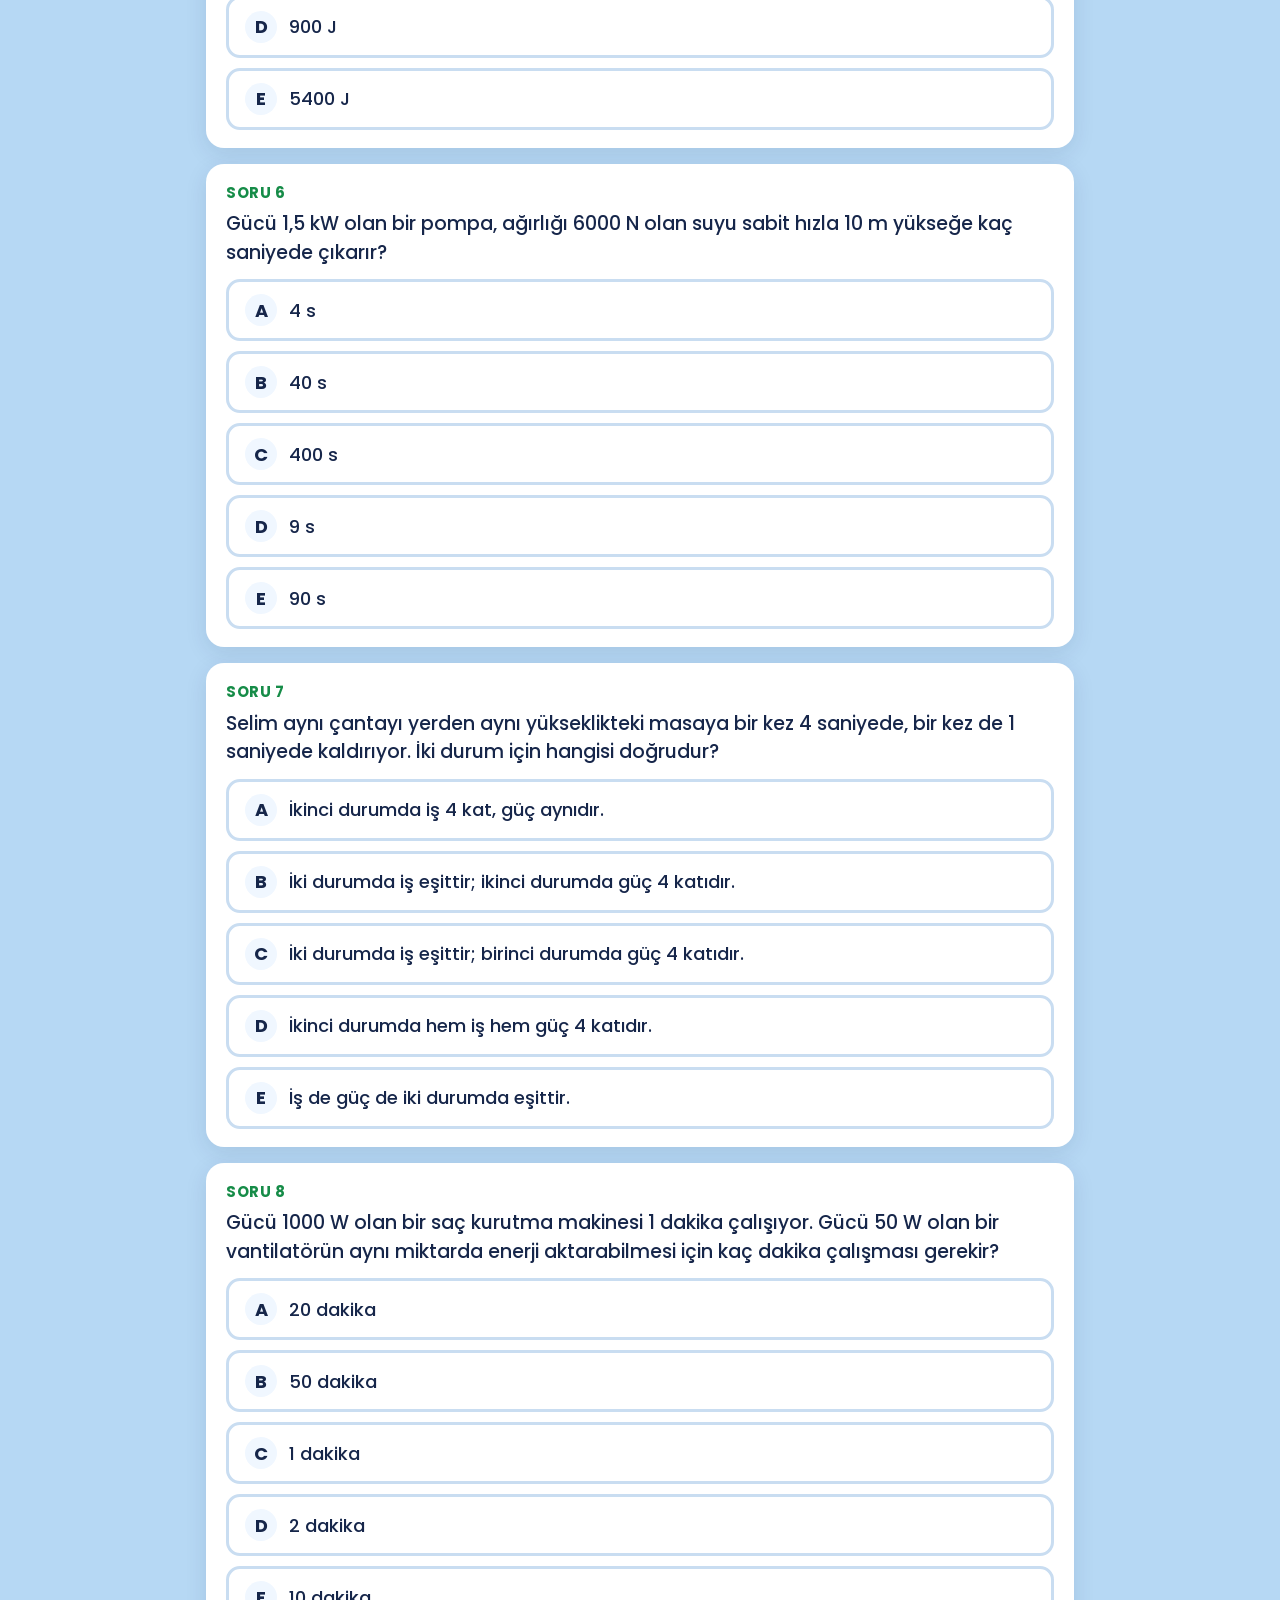
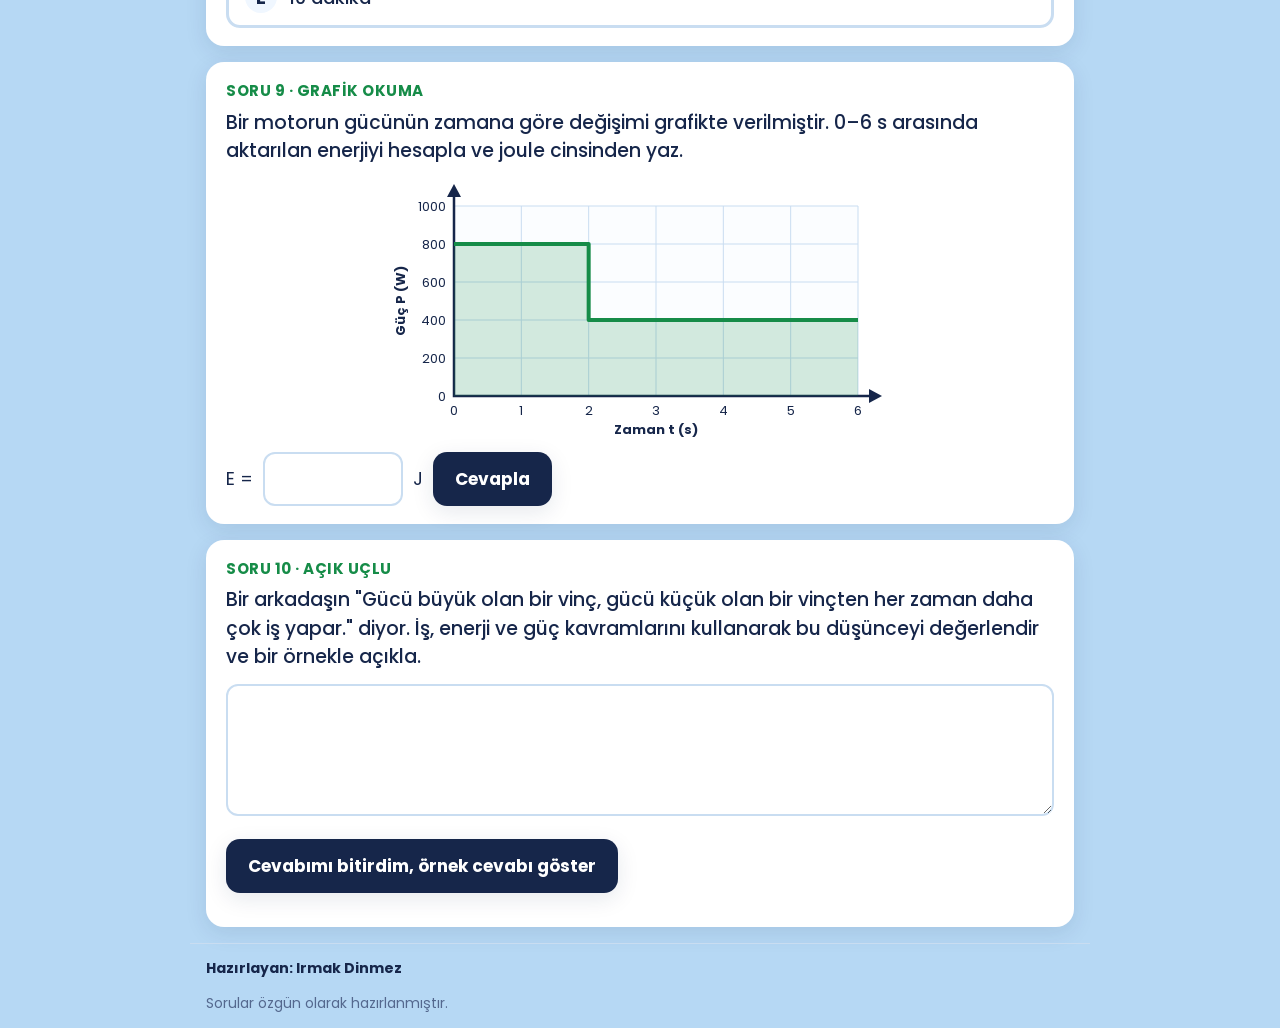
<file: hafta/10/test.html>
<!doctype html>
<html lang="tr">
<head>
<meta charset="utf-8">
<meta name="viewport" content="width=device-width, initial-scale=1">
<title>Kazanım Testi · İş, Enerji ve Güç · 10. Hafta</title>
<style>
@font-face { font-family: 'Poppins'; src: url('../../assets/fonts/Poppins-Regular.ttf') format('truetype'); font-weight: 400; }
@font-face { font-family: 'Poppins'; src: url('../../assets/fonts/Poppins-Medium.ttf') format('truetype'); font-weight: 500; }
@font-face { font-family: 'Poppins'; src: url('../../assets/fonts/Poppins-Bold.ttf') format('truetype'); font-weight: 700; }
:root {
  --zemin-ust: #def0fe; --zemin-alt: #b6d8f4; --kart: #fff; --kart-2: #f0f7ff;
  --metin: #16264a; --soluk: #54688e; --cizgi: #c9ddf1;
  --vurgu: #cd7800; --mavi: #0070c4; --yesil: #168c48; --kirmizi: #cc2048;
  --golge: 0 6px 22px rgba(22,38,74,.10); --r: 18px;
}
* { box-sizing: border-box; }
html { background: var(--zemin-alt); -webkit-text-size-adjust: 100%; }
body { margin: 0; font-family: 'Poppins', system-ui, sans-serif; color: var(--metin); line-height: 1.5; min-height: 100vh;
  background: var(--zemin-alt) linear-gradient(180deg, var(--zemin-ust), var(--zemin-alt) 900px) no-repeat; }
.sar { max-width: 900px; margin: 0 auto; padding: 0 16px; }
[hidden] { display: none !important; }
header { padding: 20px 0 6px; }
header h1 { margin: 0; font-size: clamp(24px, 3.6vw, 36px); line-height: 1.2; }
header p { margin: 4px 0 0; color: var(--soluk); font-weight: 500; }
.bilgi-kart { background: var(--kart); border-radius: var(--r); box-shadow: var(--golge); padding: 14px 20px; margin: 14px 0; border-left: 7px solid var(--yesil); font-size: 16px; }
.puan-bant { position: sticky; top: 0; z-index: 2; background: var(--zemin-ust); padding: 10px 0; display: flex; gap: 10px; align-items: center; flex-wrap: wrap; }
.puan-bant span { background: var(--kart); border-radius: 999px; padding: 6px 14px; font-weight: 700; box-shadow: var(--golge); font-size: 15px; }
.soru { background: var(--kart); border-radius: var(--r); box-shadow: var(--golge); padding: 18px 20px; margin-bottom: 16px; }
.soru h2 { margin: 0 0 6px; font-size: 15px; color: var(--yesil); text-transform: uppercase; letter-spacing: .5px; }
.soru .metin { font-size: 19px; font-weight: 500; margin: 0 0 12px; }
.soru svg { display: block; width: 100%; max-width: 500px; height: auto; margin: 0 auto 12px; }
.secenekler { display: grid; gap: 10px; }
.secenek { text-align: left; font: 500 18px 'Poppins', sans-serif; padding: 12px 16px; border-radius: 14px; border: 3px solid var(--cizgi);
  background: var(--kart); color: var(--metin); cursor: pointer; min-height: 56px; display: flex; gap: 12px; align-items: center; }
.secenek b { width: 32px; height: 32px; border-radius: 50%; background: var(--kart-2); display: grid; place-items: center; flex: none; }
.secenek:disabled { cursor: default; }
.secenek.dogru { border-color: var(--yesil); background: #e8f7ee; }
.secenek.yanlis { border-color: var(--kirmizi); background: #fdebf0; }
.aciklama { margin-top: 12px; padding: 12px 16px; border-radius: 12px; font-size: 16px; }
.aciklama.iyi { background: #dff4e7; color: #0d6233; }
.aciklama.kotu { background: #fde2e9; color: #8f1532; }
.aciklama.notr { background: #e6f2fc; color: var(--metin); }
.aciklama b { display: block; font-size: 17px; }
.giris-satir { display: flex; gap: 10px; align-items: center; flex-wrap: wrap; font-size: 18px; }
.giris-satir input { font: 700 20px 'Poppins', sans-serif; width: 140px; padding: 10px; border-radius: 12px; border: 2px solid var(--cizgi); color: var(--metin); }
textarea { width: 100%; font: 17px 'Poppins', sans-serif; padding: 12px; border-radius: 12px; border: 2px solid var(--cizgi); color: var(--metin); }
.dugme { display: inline-flex; align-items: center; justify-content: center; gap: 8px; border: 0; cursor: pointer;
  font: 700 17px 'Poppins', sans-serif; padding: 12px 22px; border-radius: 14px; min-height: 54px; background: var(--metin); color: #fff; box-shadow: var(--golge); }
.dugme.yesil { background: var(--yesil); } .dugme.ikincil { background: var(--kart-2); color: var(--metin); box-shadow: none; border: 2px solid var(--cizgi); }
.dugme:disabled { opacity: .45; cursor: default; }
.dugme:focus-visible, .secenek:focus-visible { outline: 4px solid var(--mavi); outline-offset: 3px; }
.oz-deg { display: flex; gap: 10px; flex-wrap: wrap; margin-top: 10px; }
.sonuc { background: var(--kart); border-radius: var(--r); box-shadow: var(--golge); padding: 22px; text-align: center; border-top: 7px solid var(--yesil); }
.sonuc .buyuk { font-size: 54px; font-weight: 700; line-height: 1.1; }
.sonuc p { font-size: 17px; }
.sira { display: flex; gap: 10px; justify-content: center; flex-wrap: wrap; margin-top: 10px; }
footer { margin-top: 30px; padding: 18px 0 30px; border-top: 1px solid var(--cizgi); color: var(--soluk); font-size: 14px; }
footer b { color: var(--metin); }
@media print { .puan-bant, .sira, footer p + p { display: none; } body { background: #fff; } .soru { box-shadow: none; border: 1px solid #ccc; break-inside: avoid; } }
</style>
</head>
<body>
<header class="sar">
  <h1>Kazanım Testi: İş, Enerji ve Güç</h1>
  <p>10. Sınıf Fizik · Enerji · 10. Hafta · FİZ.10.2.2</p>
</header>
<main class="sar">
  <div class="bilgi-kart">10 soru: 8 çoktan seçmeli, 1 grafik okuma (sayı yazarak), 1 açık uçlu. Her sorudan sonra doğru cevap ve kısa açıklama görünür. Açık uçlu soruyu örnek cevapla karşılaştırıp kendin değerlendirirsin.</div>
  <div class="puan-bant"><span id="bantCevap">0 / 10 cevaplandı</span><span id="bantDogru">✓ 0 doğru</span></div>
  <div id="sorular"></div>
  <div class="sonuc" id="sonuc" hidden></div>
</main>
<footer class="sar">
  <p><b>Hazırlayan: Irmak Dinmez</b></p>
  <p>Sorular özgün olarak hazırlanmıştır.</p>
</footer>
<script>
(function () {
  'use strict';
  function $(id) { return document.getElementById(id); }
  // o: { xMax, yMax, yAdim, yAd, alan }
  function grafik(noktalar, o) {
    var W = 500, H = 262, L = 64, R = 32, T = 28, B = 44, gw = W - L - R, gh = H - T - B, xMax = o.xMax, yMax = o.yMax;
    function X(x) { return L + x / xMax * gw; } function Y(f) { return T + gh - f / yMax * gh; }
    var s = '<svg viewBox="0 0 ' + W + ' ' + H + '" role="img" aria-label="' + o.yAd + ' – zaman grafiği" font-family="Poppins, sans-serif">';
    s += '<rect x="' + L + '" y="' + T + '" width="' + gw + '" height="' + gh + '" fill="#fbfdff"/>';
    for (var x = 0; x <= xMax; x++) s += '<line x1="' + X(x) + '" y1="' + T + '" x2="' + X(x) + '" y2="' + (T + gh) + '" stroke="#c9ddf1"/><text x="' + X(x) + '" y="' + (T + gh + 19) + '" font-size="13" text-anchor="middle" fill="#16264a">' + x + '</text>';
    for (var f = 0; f <= yMax; f += o.yAdim) s += '<line x1="' + L + '" y1="' + Y(f) + '" x2="' + (L + gw) + '" y2="' + Y(f) + '" stroke="#c9ddf1"/><text x="' + (L - 8) + '" y="' + (Y(f) + 5) + '" font-size="13" text-anchor="end" fill="#16264a">' + f + '</text>';
    s += '<path d="M' + L + ' ' + (T - 16) + 'V' + (T + gh) + 'H' + (L + gw + 18) + '" fill="none" stroke="#16264a" stroke-width="2.5"/>' +
      '<path d="M' + (L - 7) + ' ' + (T - 9) + 'L' + L + ' ' + (T - 22) + 'L' + (L + 7) + ' ' + (T - 9) + 'Z" fill="#16264a"/>' +
      '<path d="M' + (L + gw + 11) + ' ' + (T + gh - 7) + 'L' + (L + gw + 24) + ' ' + (T + gh) + 'L' + (L + gw + 11) + ' ' + (T + gh + 7) + 'Z" fill="#16264a"/>';
    var d = noktalar.map(function (n, i) { return (i ? 'L' : 'M') + X(n[0]) + ' ' + Y(n[1]); }).join('');
    if (o.alan) s += '<path d="' + d + 'L' + X(noktalar[noktalar.length - 1][0]) + ' ' + Y(0) + 'L' + X(noktalar[0][0]) + ' ' + Y(0) + 'Z" fill="rgba(22,140,72,.18)"/>';
    s += '<path d="' + d + '" fill="none" stroke="#168c48" stroke-width="4" stroke-linejoin="round"/>';
    s += '<text x="' + (L + gw / 2) + '" y="' + (H - 6) + '" font-size="13" font-weight="700" text-anchor="middle" fill="#16264a">Zaman t (s)</text>';
    s += '<text transform="translate(15 ' + (T + gh / 2) + ') rotate(-90)" font-size="13" font-weight="700" text-anchor="middle" fill="#16264a">' + o.yAd + '</text>';
    return s + '</svg>';
  }
  function gucG(n, xMax, yMax, yAdim) { return grafik(n, { xMax: xMax, yMax: yMax, yAdim: yAdim, yAd: 'Güç P (W)', alan: true }); }
  function isG(n, xMax, yMax, yAdim) { return grafik(n, { xMax: xMax, yMax: yMax, yAdim: yAdim, yAd: 'İş W (J)' }); }

  // tur: 'cs' çoktan seçmeli (d = doğru seçeneğin sırası), 'sayi' sayısal, 'acik' açık uçlu
  var S = [
    { tur: 'cs', m: 'Aşağıdaki ifadelerden hangisi iş ile enerji arasındaki ilişkiyi doğru anlatır?',
      c: ['İş ve enerji farklı birimlerle ölçülür.', 'Bir cisme yapılan iş, o cisme aktarılan enerjiye eşittir.', 'Enerji, birim zamanda yapılan iştir.', 'İş yapıldığında enerji yok olur.', 'Yalnızca hareket eden cisimlerin enerjisi vardır.'], d: 1,
      a: 'İş, enerjinin bir yerden başka yere aktarılmasıdır; bu yüzden ikisi de joule ile ölçülür. "Birim zamanda yapılan iş" gücün tanımıdır.' },
    { tur: 'cs', m: 'Güç ile ilgili şu ifadeler veriliyor:<br>I. Güç, iş yapma hızıdır.<br>II. Gücün birimi J/s\'dir ve buna watt denir.<br>III. Aynı iş daha kısa sürede yapılırsa güç azalır.<br>Hangileri doğrudur?',
      c: ['Yalnız I', 'Yalnız II', 'I ve II', 'II ve III', 'I, II ve III'], d: 2, a: 'P = W / t. Aynı iş daha kısa sürede yapılırsa güç artar; III yanlıştır.' },
    { tur: 'cs', m: 'K vinci ağırlığı 1200 N olan yükü 10 m yükseğe 20 saniyede, L vinci ağırlığı 800 N olan yükü 15 m yükseğe 10 saniyede çıkarıyor (yükler sabit hızla yükseliyor). Vinçlerin yaptığı işler W<sub>K</sub>, W<sub>L</sub> ve güçleri P<sub>K</sub>, P<sub>L</sub> için hangisi doğrudur?',
      c: ['W<sub>K</sub> > W<sub>L</sub> ve P<sub>K</sub> = P<sub>L</sub>', 'W<sub>K</sub> = W<sub>L</sub> ve P<sub>K</sub> > P<sub>L</sub>', 'W<sub>K</sub> = W<sub>L</sub> ve P<sub>L</sub> = 2 P<sub>K</sub>', 'W<sub>K</sub> < W<sub>L</sub> ve P<sub>K</sub> < P<sub>L</sub>', 'W<sub>K</sub> = W<sub>L</sub> ve P<sub>K</sub> = P<sub>L</sub>'], d: 2,
      a: 'W<sub>K</sub> = 1200 · 10 = 12 000 J, W<sub>L</sub> = 800 · 15 = 12 000 J. P<sub>K</sub> = 12 000 / 20 = 600 W, P<sub>L</sub> = 12 000 / 10 = 1200 W.' },
    { tur: 'cs', m: 'Bir motorun yaptığı işin zamana göre değişimi grafikte verilmiştir. Motorun 0–4 s arasındaki gücü P₁, 4–10 s arasındaki gücü P₂ ise P₁ / P₂ oranı kaçtır?', g: isG([[0, 0], [4, 1200], [10, 2400]], 10, 2800, 400),
      c: ['2/3', '1', '3/2', '2', '3'], d: 2, a: 'İş–zaman grafiğinin eğimi gücü verir. P₁ = 1200 J / 4 s = 300 W, P₂ = (2400 − 1200) J / 6 s = 200 W. Oran 300 / 200 = 3/2.' },
    { tur: 'cs', m: 'Bir motorun gücünün zamana göre değişimi grafikte verilmiştir. 0–6 s arasında motorun aktardığı enerji kaç joule\'dür?', g: gucG([[0, 0], [3, 600], [6, 600]], 6, 800, 200),
      c: ['1800 J', '2700 J', '3600 J', '900 J', '5400 J'], d: 1, a: 'Güç–zaman grafiğinin altındaki alan enerjiyi verir. Üçgen: ½ · 3 · 600 = 900 J. Dikdörtgen: 3 · 600 = 1800 J. Toplam 2700 J.' },
    { tur: 'cs', m: 'Gücü 1,5 kW olan bir pompa, ağırlığı 6000 N olan suyu sabit hızla 10 m yükseğe kaç saniyede çıkarır?',
      c: ['4 s', '40 s', '400 s', '9 s', '90 s'], d: 1, a: 'W = 6000 N · 10 m = 60 000 J. 1,5 kW = 1500 W. t = W / P = 60 000 / 1500 = 40 s.' },
    { tur: 'cs', m: 'Selim aynı çantayı yerden aynı yükseklikteki masaya bir kez 4 saniyede, bir kez de 1 saniyede kaldırıyor. İki durum için hangisi doğrudur?',
      c: ['İkinci durumda iş 4 kat, güç aynıdır.', 'İki durumda iş eşittir; ikinci durumda güç 4 katıdır.', 'İki durumda iş eşittir; birinci durumda güç 4 katıdır.', 'İkinci durumda hem iş hem güç 4 katıdır.', 'İş de güç de iki durumda eşittir.'], d: 1,
      a: 'Çanta aynı ve yükseklik aynı olduğu için iş (ve çantaya aktarılan enerji) eşittir. Süre 4 kat kısaldığı için güç 4 katına çıkar.' },
    { tur: 'cs', m: 'Gücü 1000 W olan bir saç kurutma makinesi 1 dakika çalışıyor. Gücü 50 W olan bir vantilatörün aynı miktarda enerji aktarabilmesi için kaç dakika çalışması gerekir?',
      c: ['20 dakika', '50 dakika', '1 dakika', '2 dakika', '10 dakika'], d: 0, a: 'Saç kurutma makinesi: 1000 W · 60 s = 60 000 J. Vantilatör: 60 000 J / 50 W = 1200 s = 20 dakika.' },
    { tur: 'sayi', m: 'Bir motorun gücünün zamana göre değişimi grafikte verilmiştir. 0–6 s arasında aktarılan enerjiyi hesapla ve joule cinsinden yaz.', g: gucG([[0, 800], [2, 800], [2, 400], [6, 400]], 6, 1000, 200),
      etiket: 'E =', cevap: 3200, a: 'İki dikdörtgen: 800 W · 2 s = 1600 J ve 400 W · 4 s = 1600 J. Toplam 3200 J.' },
    { tur: 'acik', m: 'Bir arkadaşın "Gücü büyük olan bir vinç, gücü küçük olan bir vinçten her zaman daha çok iş yapar." diyor. İş, enerji ve güç kavramlarını kullanarak bu düşünceyi değerlendir ve bir örnekle açıkla.',
      ornek: 'Bu düşünce yanlıştır. Güç, iş yapma hızıdır (P = W / t); toplam iş ise W = P · t olduğundan çalışma süresine de bağlıdır. Güçlü vinç aynı işi daha kısa sürede yapar ama kısa süre çalışırsa daha az iş yapabilir. Örneğin 1000 W\'lık vinç 5 s çalışırsa 5000 J, 200 W\'lık vinç 50 s çalışırsa 10 000 J iş yapar. Yapılan iş, yüke aktarılan enerjiye eşittir.',
      olcut: ['Gücün iş yapma hızı olduğunu (P = W / t) söylüyor', 'Toplam işin süreye de bağlı olduğunu açıklıyor', 'Sayısal bir örnek veriyor ya da işi aktarılan enerjiyle ilişkilendiriyor'] }
  ];

  var cevaplanan = 0, dogru = 0, acikPuan = null;
  $('sorular').innerHTML = S.map(function (q, i) {
    var h = '<section class="soru" id="s' + i + '"><h2>Soru ' + (i + 1) + (q.tur === 'sayi' ? ' · Grafik okuma' : q.tur === 'acik' ? ' · Açık uçlu' : '') + '</h2><p class="metin">' + q.m + '</p>' + (q.g || '');
    if (q.tur === 'cs') h += '<div class="secenekler">' + q.c.map(function (c, j) { return '<button class="secenek" data-j="' + j + '"><b>' + 'ABCDE'[j] + '</b><span>' + c + '</span></button>'; }).join('') + '</div>';
    if (q.tur === 'sayi') h += '<div class="giris-satir"><label for="g' + i + '">' + q.etiket + '</label><input type="number" inputmode="decimal" id="g' + i + '"> J <button class="dugme" data-kontrol>Cevapla</button></div>';
    if (q.tur === 'acik') h += '<textarea rows="4" id="g' + i + '" aria-label="Cevabın"></textarea><p><button class="dugme" data-ornek>Cevabımı bitirdim, örnek cevabı göster</button></p>';
    return h + '<div class="aciklama-yer"></div></section>';
  }).join('');

  function guncelle() {
    $('bantCevap').textContent = cevaplanan + ' / 10 cevaplandı';
    $('bantDogru').textContent = '✓ ' + String(dogru).replace('.', ',') + ' doğru';
    if (cevaplanan === S.length) sonuc();
  }
  function aciklama(sec, tur, baslik, metin) { sec.querySelector('.aciklama-yer').innerHTML = '<div class="aciklama ' + tur + '"><b>' + baslik + '</b>' + metin + '</div>'; }

  S.forEach(function (q, i) {
    var sec = $('s' + i);
    if (q.tur === 'cs') sec.querySelectorAll('.secenek').forEach(function (b) {
      b.onclick = function () {
        var j = +b.dataset.j, ok = j === q.d;
        sec.querySelectorAll('.secenek').forEach(function (x) { x.disabled = true; if (+x.dataset.j === q.d) x.classList.add('dogru'); });
        if (!ok) b.classList.add('yanlis');
        cevaplanan++; if (ok) dogru++;
        aciklama(sec, ok ? 'iyi' : 'kotu', ok ? 'Doğru!' : 'Doğru cevap: ' + 'ABCDE'[q.d] + ') ' + q.c[q.d], q.a);
        guncelle();
      };
    });
    if (q.tur === 'sayi') sec.querySelector('[data-kontrol]').onclick = function () {
      var inp = $('g' + i), v = parseFloat(String(inp.value).replace(',', '.'));
      if (isNaN(v)) { aciklama(sec, 'notr', 'Önce bir sayı yaz.', ''); return; }
      var ok = Math.abs(v - q.cevap) < 0.5;
      inp.disabled = true; this.disabled = true; cevaplanan++; if (ok) dogru++;
      aciklama(sec, ok ? 'iyi' : 'kotu', ok ? 'Doğru! ' + q.etiket + ' ' + q.cevap + ' J' : 'Doğru cevap: ' + q.cevap + ' J', q.a);
      guncelle();
    };
    if (q.tur === 'acik') sec.querySelector('[data-ornek]').onclick = function () {
      var t = $('g' + i);
      if (t.value.trim().length < 15) { aciklama(sec, 'notr', 'Önce kendi cevabını yaz.', 'Birkaç cümleyle açıklaman yeterli.'); return; }
      t.readOnly = true; this.hidden = true;
      sec.querySelector('.aciklama-yer').innerHTML = '<div class="aciklama notr"><b>Örnek cevap</b>' + q.ornek +
        '<p style="margin:10px 0 4px"><b style="display:inline">Kendini değerlendir:</b> Cevabında bunlar var mı?</p><ul style="margin:0;padding-left:22px">' + q.olcut.map(function (o) { return '<li>' + o + '</li>'; }).join('') + '</ul>' +
        '<div class="oz-deg"><button class="dugme yesil" data-p="1">Tamamen var</button><button class="dugme ikincil" data-p="0.5">Kısmen var</button><button class="dugme ikincil" data-p="0">Yok</button></div></div>';
      sec.querySelectorAll('[data-p]').forEach(function (b) {
        b.onclick = function () {
          acikPuan = +b.dataset.p; cevaplanan++; dogru += acikPuan;
          sec.querySelectorAll('[data-p]').forEach(function (x) { x.disabled = true; x.classList.toggle('yesil', x === b); x.classList.toggle('ikincil', x !== b); });
          guncelle();
        };
      });
    };
  });

  function sonuc() {
    var yuzde = Math.round(dogru / S.length * 100), mesaj;
    if (yuzde >= 85) mesaj = 'Harika! İş, enerji ve güç arasındaki ilişkiyi kavramışsın.';
    else if (yuzde >= 60) mesaj = 'İyi gidiyorsun. Yanlış yaptığın soruların açıklamalarını yeniden oku.';
    else mesaj = 'Laboratuvara dönüp Deney 1 ve Deney 3\'ü yeniden dene, sonra testi tekrar çöz.';
    var s = $('sonuc');
    s.innerHTML = '<div class="buyuk">' + String(dogru).replace('.', ',') + ' / ' + S.length + '</div><p><b>%' + yuzde + '</b> · ' + mesaj + '</p>' +
      '<div class="sira"><button class="dugme" id="tekrarBtn">Testi yeniden çöz</button><button class="dugme ikincil" id="yazdirBtn">Yazdır</button></div>';
    s.hidden = false; s.scrollIntoView({ behavior: 'smooth', block: 'center' });
    $('tekrarBtn').onclick = function () { location.reload(); };
    $('yazdirBtn').onclick = function () { window.print(); };
  }
})();
</script>
<script>
// Sitede iframe içinde açılınca yüksekliği hafta sayfasına bildir (kaydırma çubuğu olmasın)
(function () {
  if (window.parent === window) return;
  var son = 0;
  function bildir() { var ft = document.querySelector('footer'), h = Math.ceil(ft.getBoundingClientRect().bottom + window.scrollY + 8); if (Math.abs(h - son) > 2) { son = h; window.parent.postMessage({ tip: 'fizik-yukseklik', h: h }, '*'); } }
  if (window.ResizeObserver) new ResizeObserver(bildir).observe(document.body);
  window.addEventListener('load', bildir); setInterval(bildir, 1000);
})();
</script>
</body>
</html>
</file>
<file: assets/stil.css>
@font-face { font-family: 'Poppins'; src: url('fonts/Poppins-Regular.ttf') format('truetype'); font-weight: 400; font-display: swap; }
@font-face { font-family: 'Poppins'; src: url('fonts/Poppins-Medium.ttf') format('truetype'); font-weight: 500; font-display: swap; }
@font-face { font-family: 'Poppins'; src: url('fonts/Poppins-Bold.ttf') format('truetype'); font-weight: 700; font-display: swap; }

:root {
  --zemin-ust: #def0fe; --zemin-alt: #b6d8f4;
  --kart: #ffffff; --kart-2: #f0f7ff;
  --metin: #16264a; --soluk: #54688e; --cizgi: #c9ddf1;
  --vurgu: #cd7800; --mavi: #0070c4; --yesil: #168c48; --kirmizi: #cc2048;
  --u-hareket: #0070c4; --u-enerji: #cd7800; --u-elektrik: #7b4fc9; --u-dalgalar: #0e9488; --u-yilsonu: #6b7a99;
  --golge: 0 6px 22px rgba(22, 38, 74, .10);
  --r: 18px;
}
* { box-sizing: border-box; }
html { -webkit-text-size-adjust: 100%; background: var(--zemin-alt); }
body {
  margin: 0; font-family: 'Poppins', system-ui, sans-serif; color: var(--metin);
  background: var(--zemin-alt) linear-gradient(180deg, var(--zemin-ust), var(--zemin-alt) 900px) no-repeat;
  min-height: 100vh; line-height: 1.5;
}
a { color: inherit; }
.sar { max-width: 1180px; margin: 0 auto; padding: 0 20px; }

/* üst bant */
.ust { padding: 28px 0 10px; }
.ust .sar { display: flex; align-items: center; gap: 16px; flex-wrap: wrap; justify-content: space-between; }
.logo { display: flex; align-items: center; gap: 12px; text-decoration: none; }
.logo-isaret { width: 46px; height: 46px; border-radius: 14px; background: var(--metin); display: grid; place-items: center; }
.logo b { display: block; font-size: 20px; line-height: 1.15; color: var(--metin); }
.logo span { display: block; font-size: 13px; color: var(--soluk); font-weight: 500; }

.dugme {
  display: inline-flex; align-items: center; gap: 10px; border: 0; cursor: pointer; text-decoration: none;
  font: 700 17px 'Poppins', sans-serif; padding: 14px 22px; border-radius: 14px; min-height: 52px;
  background: var(--metin); color: #fff; box-shadow: var(--golge);
}
.dugme.ikincil { background: var(--kart); color: var(--metin); }
.dugme:focus-visible, .kutucuk:focus-visible, .hafta-kart:focus-visible { outline: 4px solid var(--vurgu); outline-offset: 3px; }

/* giriş */
.giris { padding: 34px 0 18px; }
.giris h1 { font-size: clamp(30px, 4.4vw, 52px); line-height: 1.1; margin: 0 0 12px; letter-spacing: -.5px; }
.giris h1 em { font-style: normal; color: var(--vurgu); }
.giris p { font-size: 18px; color: var(--soluk); max-width: 720px; margin: 0 0 22px; }
.dortlu { display: flex; flex-wrap: wrap; gap: 10px; margin: 0 0 26px; padding: 0; list-style: none; }
.dortlu li { display: flex; align-items: center; gap: 8px; background: var(--kart); border-radius: 999px; padding: 8px 16px 8px 10px; font-weight: 500; font-size: 15px; box-shadow: var(--golge); }
.dortlu svg { width: 26px; height: 26px; }

/* ünite lejantı */
.lejant { display: flex; gap: 18px; flex-wrap: wrap; font-size: 14px; color: var(--soluk); margin: 6px 0 10px; }
.lejant span { display: inline-flex; align-items: center; gap: 7px; }
.lejant i { width: 14px; height: 14px; border-radius: 4px; display: inline-block; }

/* kategori sekmeleri */
.sekmeler { display: flex; gap: 10px; flex-wrap: wrap; margin: 26px 0 0; }
.sekme { font: 700 16px 'Poppins', sans-serif; display: inline-flex; align-items: center; gap: 8px; min-height: 52px; padding: 10px 18px;
  border-radius: 14px; border: 3px solid transparent; background: var(--kart); color: var(--metin); cursor: pointer; box-shadow: var(--golge); }
.sekme small { font-size: 13px; color: var(--soluk); background: var(--kart-2); border-radius: 999px; padding: 1px 8px; }
.sekme-ikon { width: 30px; height: 30px; border-radius: 9px; display: grid; place-items: center; background: var(--k); color: #fff; }
.sekme-ikon svg { width: 18px; height: 18px; }
.sekme.aktif { border-color: var(--k, var(--metin)); }
.sekme:focus-visible { outline: 4px solid var(--vurgu); outline-offset: 3px; }
.icerik-kart .ikon-k { width: 40px; height: 40px; border-radius: 12px; display: grid; place-items: center; color: #fff; }
.icerik-kart .ikon-k svg { width: 24px; height: 24px; }
.icerik-kart .kucuk { font-size: 14px; color: var(--soluk); font-weight: 500; }
.icerik-kart .ac { font-weight: 700; color: var(--u); }
@media (max-width: 560px) { .sekme { flex: 1 1 calc(50% - 10px); justify-content: center; } }

/* ay bölümleri */
.ay { margin: 34px 0; }
.ay h2 { font-size: 26px; margin: 0 0 14px; display: flex; align-items: baseline; gap: 12px; }
.ay h2 small { font-size: 14px; color: var(--soluk); font-weight: 500; }
.izgara { display: grid; grid-template-columns: repeat(auto-fill, minmax(250px, 1fr)); gap: 16px; }

.hafta-kart {
  position: relative; display: flex; flex-direction: column; gap: 6px; text-decoration: none;
  background: var(--kart); border-radius: var(--r); padding: 18px 18px 16px 22px; box-shadow: var(--golge);
  border: 2px solid transparent; transition: transform .15s, border-color .15s; min-height: 178px; overflow: hidden;
}
.hafta-kart::before { content: ''; position: absolute; left: 0; top: 0; bottom: 0; width: 7px; background: var(--u, var(--u-yilsonu)); }
.hafta-kart:hover { transform: translateY(-3px); border-color: var(--u); }
.hafta-kart .ust-satir { display: flex; justify-content: space-between; align-items: center; gap: 8px; }
.hafta-kart .no { font-size: 22px; font-weight: 700; }
.hafta-kart .tarih { font-size: 13px; color: var(--soluk); font-weight: 500; }
.hafta-kart .konu { font-size: 16px; font-weight: 500; line-height: 1.35; flex: 1; }
.hafta-kart .alt-satir { display: flex; justify-content: space-between; align-items: center; }
.hafta-kart .plan-no { font-size: 12px; color: var(--soluk); }
.durum { display: flex; gap: 5px; }
.durum i { width: 26px; height: 26px; border-radius: 8px; display: grid; place-items: center; background: var(--kart-2); color: #a9bdd6; }
.durum i.var { background: var(--u); color: #fff; }
.durum svg { width: 16px; height: 16px; }
.rozet { font-size: 12px; font-weight: 700; padding: 3px 10px; border-radius: 999px; background: var(--vurgu); color: #fff; }
.hafta-kart.bu-hafta { border-color: var(--vurgu); }

/* hafta sayfası */
.yol { font-size: 15px; color: var(--soluk); margin: 18px 0 4px; }
.yol a { text-decoration: none; font-weight: 500; }
.baslik-blok h1 { font-size: clamp(28px, 4vw, 44px); margin: 4px 0 8px; line-height: 1.15; }
.etiketler { display: flex; gap: 10px; flex-wrap: wrap; align-items: center; margin-bottom: 18px; }
.cip { font-size: 14px; font-weight: 700; padding: 5px 14px; border-radius: 999px; color: #fff; background: var(--u); }
.cip.acik { background: var(--kart); color: var(--metin); font-weight: 500; }
.kazanim { background: var(--kart); border-radius: var(--r); padding: 16px 20px; box-shadow: var(--golge); margin-bottom: 22px; border-left: 7px solid var(--u); }
.kazanim b { color: var(--u); }
.kazanim p { margin: 4px 0; font-size: 16px; }

.kutucuklar { display: grid; grid-template-columns: repeat(4, 1fr); gap: 16px; }
@media (max-width: 900px) { .kutucuklar { grid-template-columns: repeat(2, 1fr); } }
.kutucuk {
  border: 3px solid transparent; cursor: pointer; text-align: left; font-family: inherit; color: inherit;
  background: var(--kart); border-radius: var(--r); padding: 20px; box-shadow: var(--golge);
  display: flex; flex-direction: column; gap: 10px; min-height: 170px; transition: transform .15s;
}
.kutucuk:hover { transform: translateY(-3px); }
.kutucuk.secili { border-color: var(--k); }
.kutucuk .ikon { width: 58px; height: 58px; border-radius: 16px; display: grid; place-items: center; background: var(--k); color: #fff; }
.kutucuk .ikon svg { width: 32px; height: 32px; }
.kutucuk b { font-size: 20px; }
.kutucuk span { font-size: 14px; color: var(--soluk); }
.kutucuk.yok { cursor: default; opacity: .62; }
.kutucuk.yok .ikon { background: #b9c9dd; }
.kutucuk.yok:hover { transform: none; }

.sahne { margin: 22px 0; background: var(--kart); border-radius: var(--r); box-shadow: var(--golge); padding: 16px; }
.sahne-ust { display: flex; justify-content: space-between; align-items: center; gap: 12px; flex-wrap: wrap; margin: 0 4px 12px; }
.sahne-ust h2 { margin: 0; font-size: 20px; }
.sahne video, .sahne iframe { display: block; width: 100%; aspect-ratio: 16 / 9; border: 0; border-radius: 12px; background: #0d1830; }
.sahne iframe { aspect-ratio: auto; height: min(78vh, 820px); background: #fff; }
.bos-mesaj { padding: 40px 20px; text-align: center; color: var(--soluk); font-size: 17px; }

.gezinti { display: flex; justify-content: space-between; gap: 12px; margin: 26px 0 10px; flex-wrap: wrap; }

.alt { margin-top: 50px; padding: 26px 0 40px; border-top: 1px solid var(--cizgi); font-size: 14px; color: var(--soluk); }
.alt b { color: var(--metin); }
.alt p { margin: 4px 0; }

@media (max-width: 560px) {
  .izgara { grid-template-columns: 1fr; }
  .kutucuklar { grid-template-columns: 1fr; }
  .dugme { width: 100%; justify-content: center; }
}
</file>
